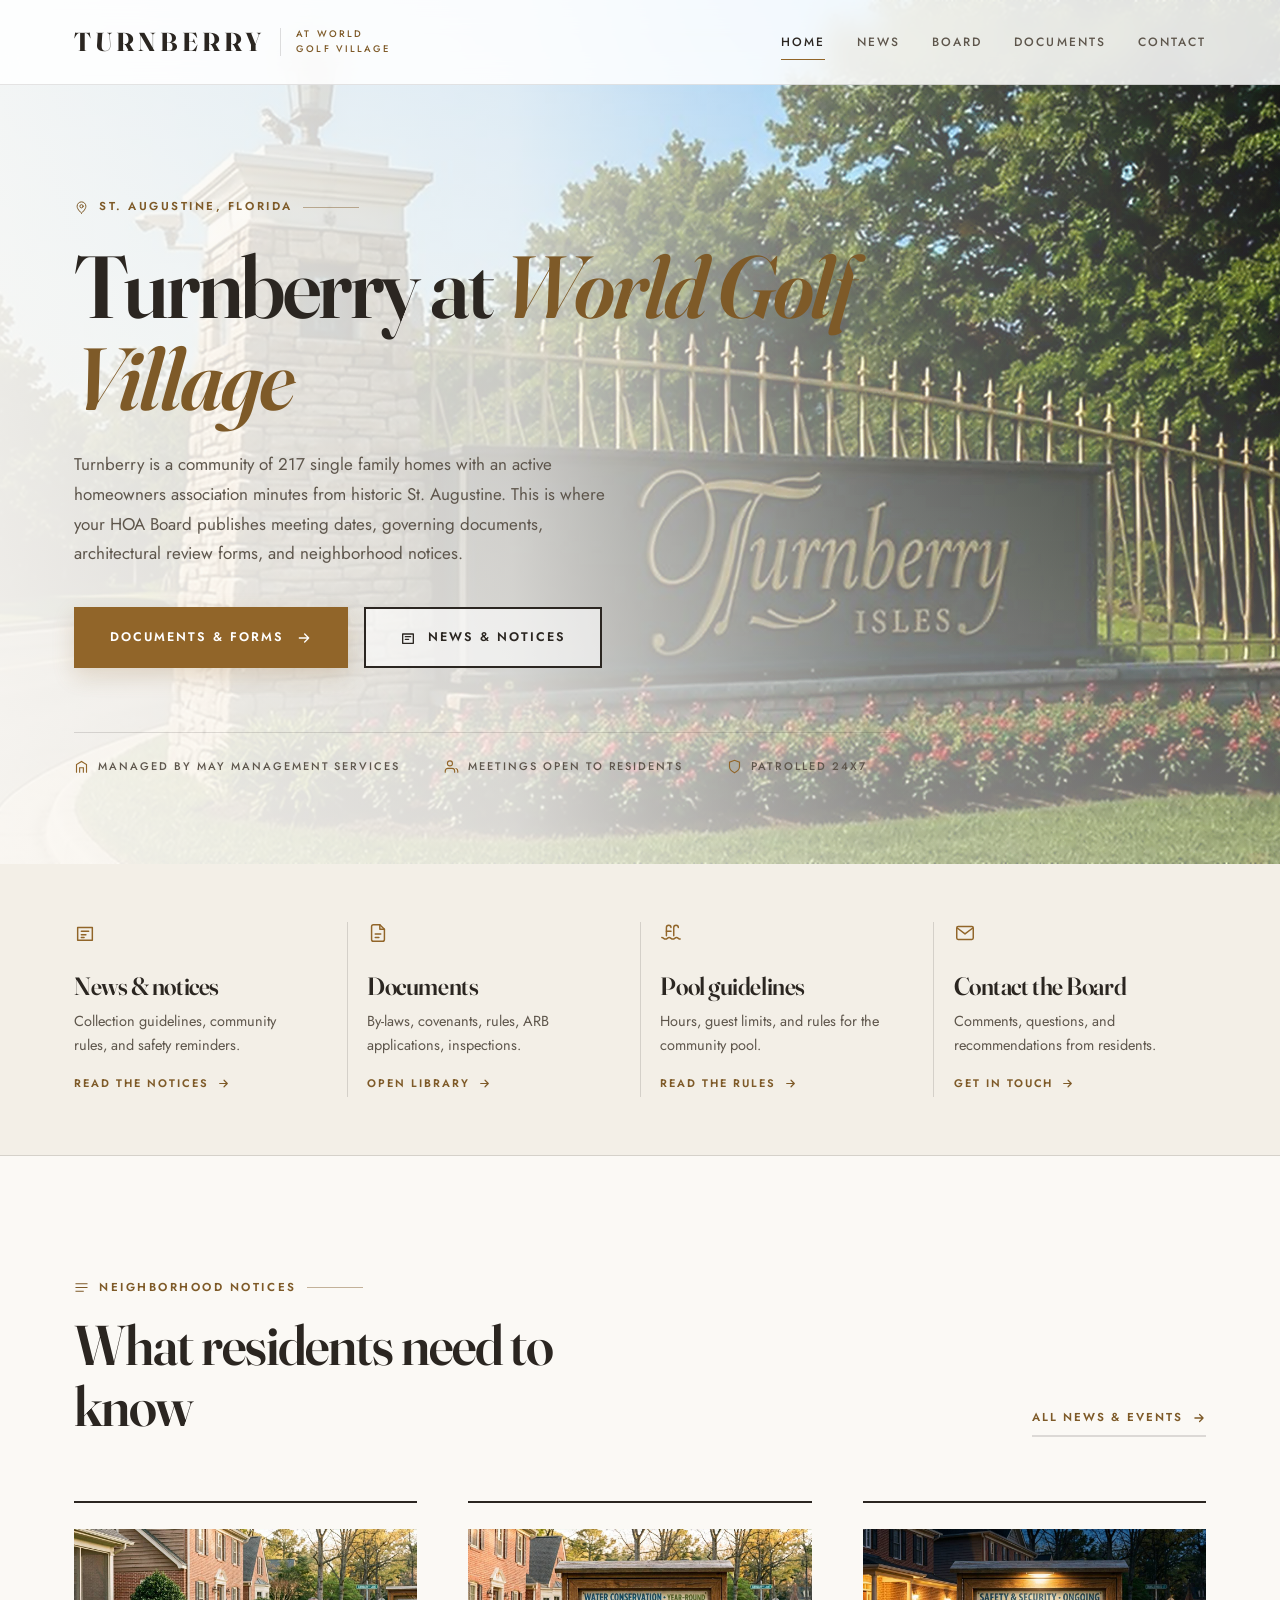
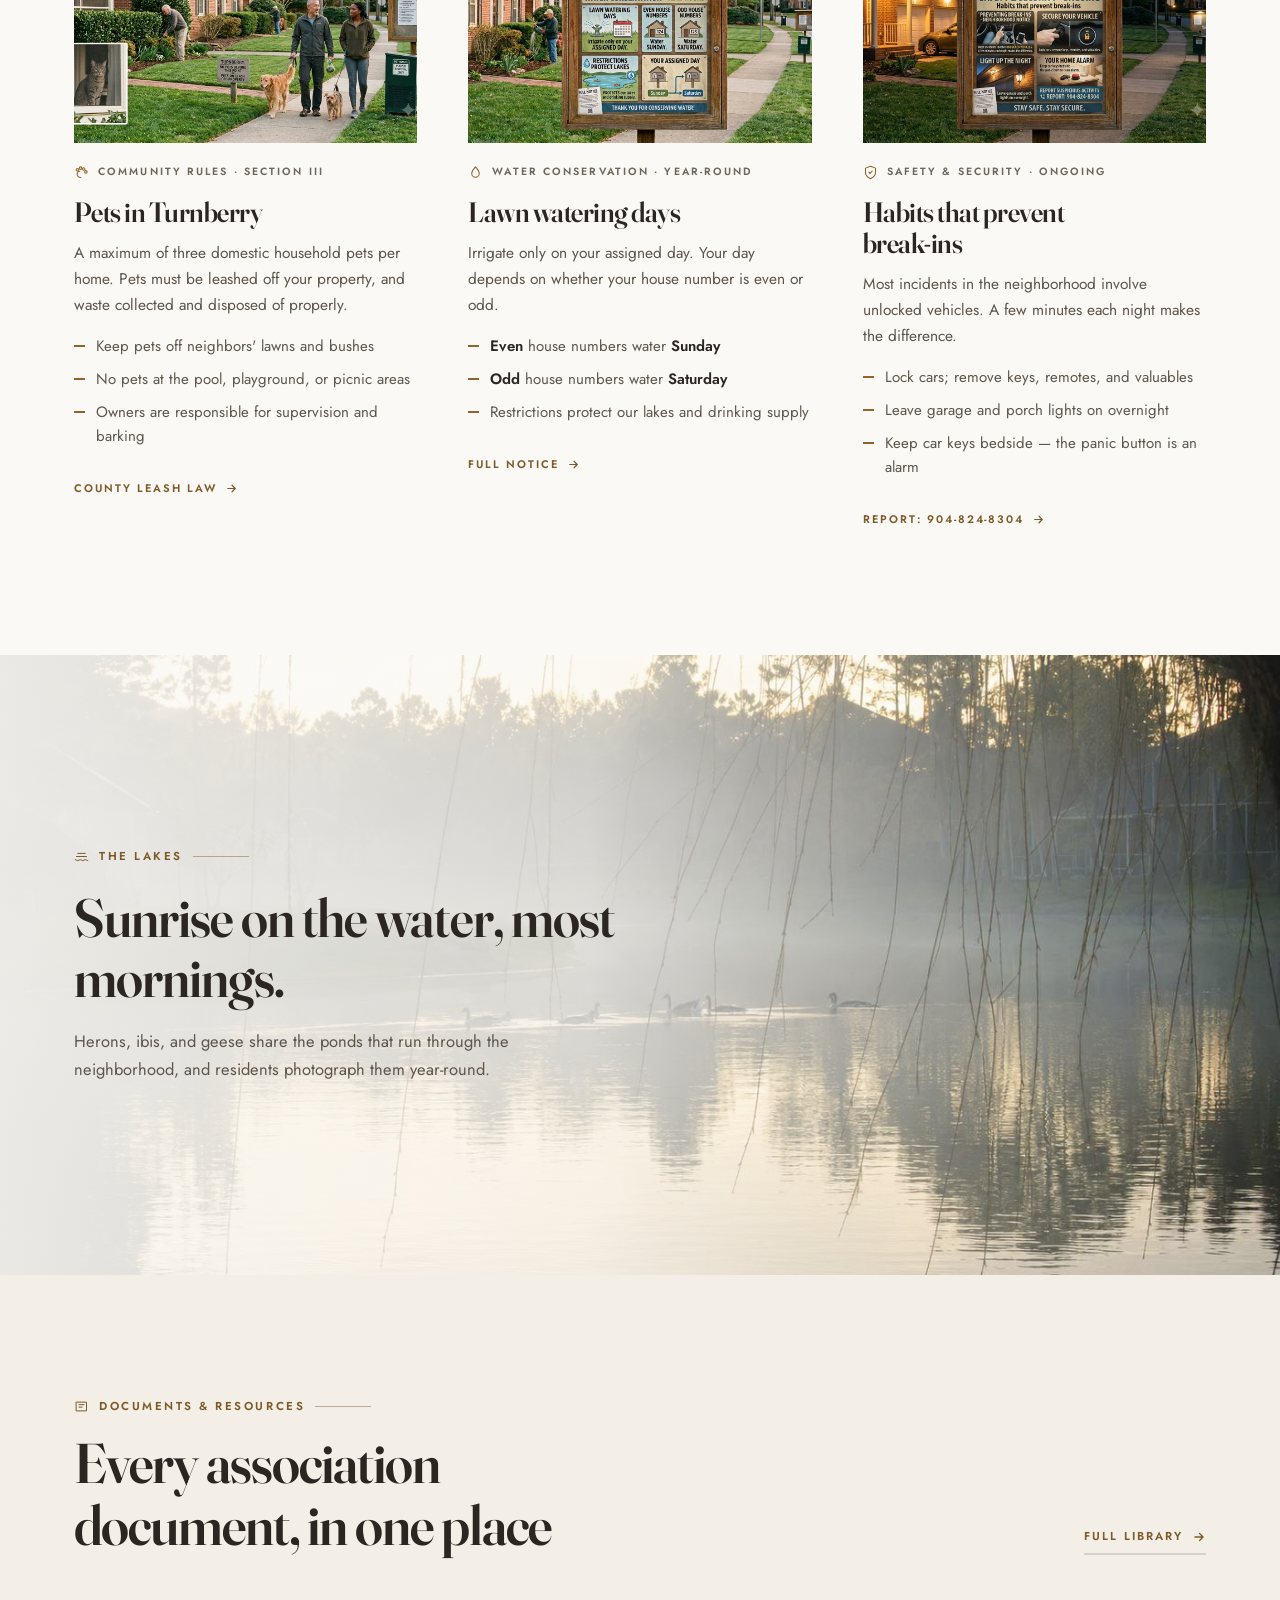
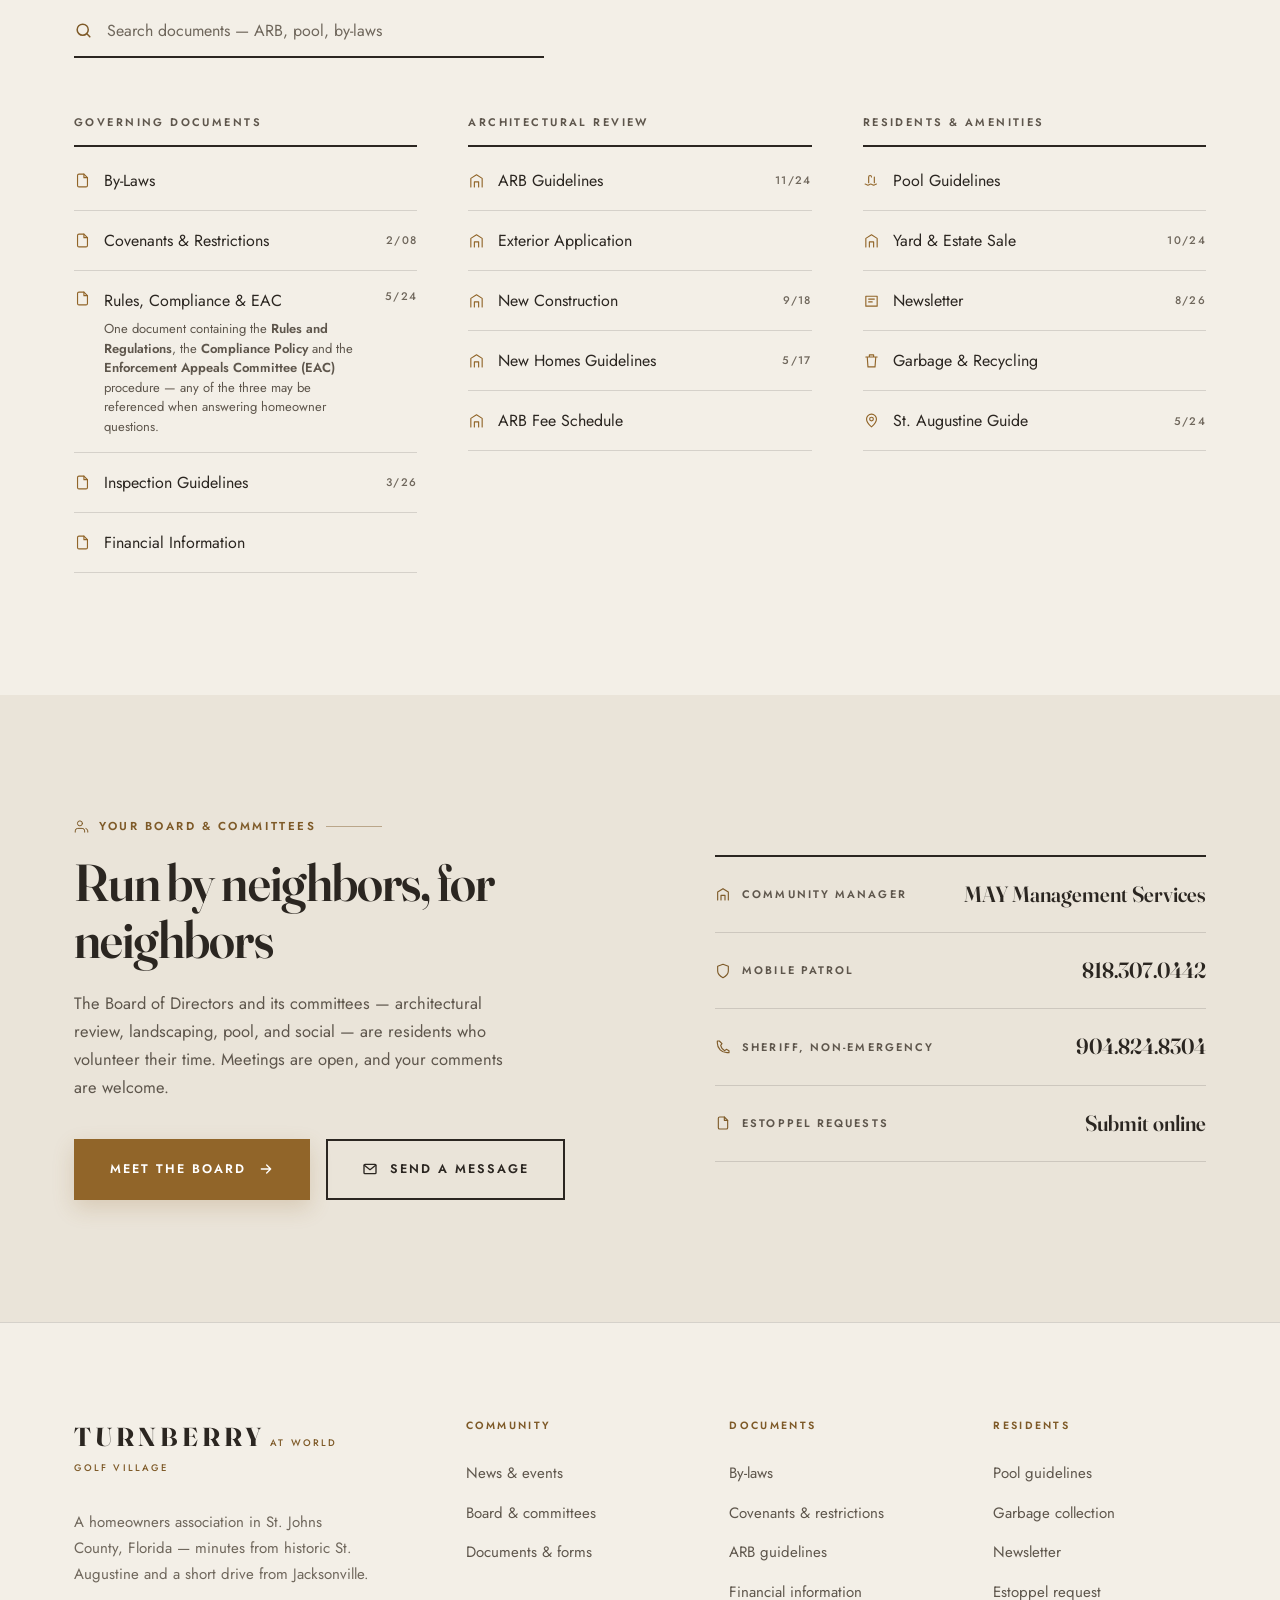
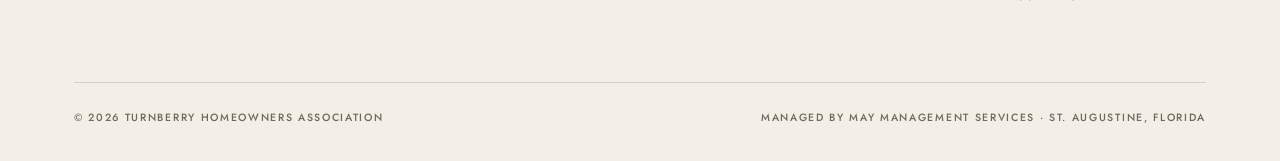
<file: index.html>
<!DOCTYPE html>
<html lang="en">

<head>
  <meta charset="UTF-8">
  <meta name="viewport" content="width=device-width, initial-scale=1.0">
  <title>Turnberry at World Golf Village — Homeowners Association</title>
  <link rel="preconnect" href="https://fonts.googleapis.com">
  <link rel="preconnect" href="https://fonts.gstatic.com" crossorigin>
  <link
    href="https://fonts.googleapis.com/css2?family=Fraunces:opsz,wght@9..144,500;9..144,600;9..144,700&family=Jost:wght@400;500;600&display=swap"
    rel="stylesheet">
  <link rel="stylesheet" href="assets/css/site.css?v=3">
</head>

<body>

  <!--  header  -->
  <header class="head" id="head">
    <div class="wrap">
      <a class="brand" href="#top">
        <span class="word">Turnberry</span>
        <span class="bar" aria-hidden="true"></span>
        <span class="sub">At World<br>Golf Village</span>
      </a>
      <nav class="nav" id="nav" aria-label="Main">
        <a href="#top" class="on">Home</a>
        <a href="news-events.html">News</a>
        <a href="board-committees.html">Board</a>
        <a href="index.html#documents">Documents</a>
        <!-- GALLERY HIDDEN: <a href="index.html#gallery" class="is-hidden">Gallery</a> -->
        <a href="contact-us.html">Contact</a>
      </nav>
      <button class="burger" id="burger" aria-expanded="false" aria-controls="nav">Menu</button>
    </div>
  </header>

  <!--  hero  -->
  <section class="hero" id="top">
    <div class="wrap">
      <div class="hero-inner rise">
        <span class="label">
          <svg class="ic" style="width:15px;height:15px" viewBox="0 0 24 24">
            <path d="M12 21s7-5.6 7-11a7 7 0 1 0-14 0c0 5.4 7 11 7 11z" />
            <circle cx="12" cy="10" r="2.6" />
          </svg>
          St. Augustine, Florida
        </span>
        <h1>Turnberry at <em>World Golf Village</em></h1>
        <p class="lede">Turnberry is a community of 217 single family homes with an active homeowners association
          minutes from historic St. Augustine. This is where your HOA Board publishes meeting dates, governing
          documents, architectural review forms, and neighborhood notices.</p>
        <div class="cta-row">
          <a class="btn btn--fill" href="#documents">
            Documents &amp; forms
            <svg viewBox="0 0 24 24">
              <path d="M5 12h14M13 6l6 6-6 6" />
            </svg>
          </a>
          <a class="btn btn--line" href="news-events.html">
            <svg viewBox="0 0 24 24">
              <path d="M4 6h16v14H4z" />
              <path d="M8 10h8M8 14h5" />
            </svg>
            News &amp; notices
          </a>
        </div>
        <div class="hero-facts">
          <span><svg viewBox="0 0 24 24">
              <path d="M4 21V9l8-5 8 5v12" />
              <path d="M9 21v-7h6v7" />
            </svg>Managed by MAY Management Services</span>
          <span><svg viewBox="0 0 24 24">
              <path d="M17 21v-2a4 4 0 0 0-4-4H6a4 4 0 0 0-4 4v2" />
              <circle cx="9.5" cy="7" r="4" />
              <path d="M22 21v-2a4 4 0 0 0-3-3.8" />
            </svg>Meetings open to residents</span>
          <span><svg viewBox="0 0 24 24">
              <path d="M12 22s8-4 8-10V5l-8-3-8 3v7c0 6 8 10 8 10z" />
            </svg>Patrolled 24x7</span>
        </div>
      </div>
    </div>
  </section>

  <!--  quick access  -->
  <section class="quick">
    <div class="wrap">
      <a class="qitem rise" href="news-events.html">
        <svg class="ic" viewBox="0 0 24 24">
          <path d="M4 6h16v14H4z" />
          <path d="M8 10h8M8 14h5M8 17h3" />
        </svg>
        <h3>News &amp; notices</h3>
        <p>Collection guidelines, community rules, and safety reminders.</p>
        <span class="go">Read the notices <svg viewBox="0 0 24 24">
            <path d="M5 12h14M13 6l6 6-6 6" />
          </svg></span>
      </a>
      <a class="qitem rise" href="#documents">
        <svg class="ic" viewBox="0 0 24 24">
          <path d="M14 3H7a2 2 0 0 0-2 2v14a2 2 0 0 0 2 2h10a2 2 0 0 0 2-2V8z" />
          <path d="M14 3v5h5M9 13h6M9 17h4" />
        </svg>
        <h3>Documents</h3>
        <p>By-laws, covenants, rules, ARB applications, inspections.</p>
        <span class="go">Open library <svg viewBox="0 0 24 24">
            <path d="M5 12h14M13 6l6 6-6 6" />
          </svg></span>
      </a>
      <a class="qitem rise" href="pool-guidelines.html">
        <svg class="ic" viewBox="0 0 24 24">
          <path d="M2 17c2 0 2 1.6 4 1.6S8 17 10 17s2 1.6 4 1.6S16 17 18 17s2 1.6 4 1.6" />
          <path d="M7 15V6a2.5 2.5 0 0 1 5 0M15 15V6a2.5 2.5 0 0 1 5 0" />
          <path d="M7 10h5" />
        </svg>
        <h3>Pool guidelines</h3>
        <p>Hours, guest limits, and rules for the community pool.</p>
        <span class="go">Read the rules <svg viewBox="0 0 24 24">
            <path d="M5 12h14M13 6l6 6-6 6" />
          </svg></span>
      </a>
      <a class="qitem rise" href="#contact">
        <svg class="ic" viewBox="0 0 24 24">
          <rect x="3" y="5" width="18" height="14" rx="1.5" />
          <path d="M3.5 6.5 12 13l8.5-6.5" />
        </svg>
        <h3>Contact the Board</h3>
        <p>Comments, questions, and recommendations from residents.</p>
        <span class="go">Get in touch <svg viewBox="0 0 24 24">
            <path d="M5 12h14M13 6l6 6-6 6" />
          </svg></span>
      </a>
    </div>
  </section>

  <!--  notices  -->
  <section class="section" id="notices">
    <div class="wrap">
      <div class="sec-head rise">
        <div>
          <span class="label">
            <svg class="ic" style="width:15px;height:15px" viewBox="0 0 24 24">
              <path d="M3 6h18M3 12h18M3 18h12" />
            </svg>
            Neighborhood notices
          </span>
          <h2>What residents need to know</h2>
        </div>
        <a class="more-link" href="news-events.html">All news &amp; events <svg viewBox="0 0 24 24">
            <path d="M5 12h14M13 6l6 6-6 6" />
          </svg></a>
      </div>

      <div class="notice-grid">
        <article class="notice rise">
          <div class="shot" style="background-image:url('assets/img/pets-in-turnberry.jpg')" role="img"
            aria-label="A family dog on a leash walking on a path in Turnberry"></div>
          <span class="cat">
            <svg viewBox="0 0 24 24">
              <path d="M11 20c-3.6 0-6-2.3-6-5.4 0-2.6 2-4.6 4.4-4.6" />
              <circle cx="5.5" cy="7.5" r="2" />
              <circle cx="10.5" cy="5" r="2" />
              <circle cx="15.5" cy="6.5" r="2" />
              <circle cx="19" cy="11" r="2" />
            </svg>
            Community rules · Section III
          </span>
          <h3>Pets in Turnberry</h3>
          <p>A maximum of three domestic household pets per home. Pets must be leashed off your property, and waste
            collected and disposed of properly.</p>
          <ul>
            <li>Keep pets off neighbors' lawns and bushes</li>
            <li>No pets at the pool, playground, or picnic areas</li>
            <li>Owners are responsible for supervision and barking</li>
          </ul>
          <a class="more" href="assets/pdf/SJC%20Animal%20Control.pdf">County leash law <svg viewBox="0 0 24 24">
              <path d="M5 12h14M13 6l6 6-6 6" />
            </svg></a>
        </article>

        <article class="notice rise">
          <div class="shot" style="background-image:url('assets/img/lawn-watering.jpg')" role="img"
            aria-label="A lawn sprinkler watering green grass at sunrise"></div>
          <span class="cat">
            <svg viewBox="0 0 24 24">
              <path d="M12 3s6 6.6 6 10.5A6 6 0 0 1 6 13.5C6 9.6 12 3 12 3z" />
            </svg>
            Water conservation · Year-round
          </span>
          <h3>Lawn watering days</h3>
          <p>Irrigate only on your assigned day. Your day depends on whether your house number is even or odd.</p>
          <ul>
            <li><strong>Even</strong> house numbers water <strong>Sunday</strong></li>
            <li><strong>Odd</strong> house numbers water <strong>Saturday</strong></li>
            <li>Restrictions protect our lakes and drinking supply</li>
          </ul>
          <a class="more" href="news-events.html">Full notice <svg viewBox="0 0 24 24">
              <path d="M5 12h14M13 6l6 6-6 6" />
            </svg></a>
        </article>

        <article class="notice rise">
          <div class="shot" style="background-image:url('assets/img/habits-for-prevent-breakins.jpg')" role="img"
            aria-label="A secure car locked parked in a driveway at night"></div>
          <span class="cat">
            <svg viewBox="0 0 24 24">
              <path d="M12 22s8-4 8-10V5l-8-3-8 3v7c0 6 8 10 8 10z" />
              <path d="M9.5 11.5l1.8 1.8 3.4-3.6" />
            </svg>
            Safety &amp; security · Ongoing
          </span>
          <h3>Habits that prevent break-ins</h3>
          <p>Most incidents in the neighborhood involve unlocked vehicles. A few minutes each night makes the
            difference.</p>
          <ul>
            <li>Lock cars; remove keys, remotes, and valuables</li>
            <li>Leave garage and porch lights on overnight</li>
            <li>Keep car keys bedside — the panic button is an alarm</li>
          </ul>
          <a class="more" href="tel:9048248304">Report: 904-824-8304 <svg viewBox="0 0 24 24">
              <path d="M5 12h14M13 6l6 6-6 6" />
            </svg></a>
        </article>
      </div>
    </div>
  </section>

  <!--  photo interstitial  -->
  <section class="plate plate--mist on-dark">
    <div class="wrap">
      <div class="plate-in rise">
        <span class="label">
          <svg class="ic" style="width:15px;height:15px" viewBox="0 0 24 24">
            <path d="M2 17c2 0 2 1.6 4 1.6S8 17 10 17s2 1.6 4 1.6S16 17 18 17s2 1.6 4 1.6" />
            <path d="M4 12h16M6 7h12" />
          </svg>
          The lakes
        </span>
        <h2>Sunrise on the water, most mornings.</h2>
        <p>Herons, ibis, and geese share the ponds that run through the neighborhood, and residents photograph them
          year-round.</p>
        <!-- GALLERY HIDDEN: promo button preserved below -->
        <template id="gallery-cta-hidden"><div class="cta-row is-hidden">
          <a class="btn btn--light" href="#gallery">
            See the gallery
            <svg viewBox="0 0 24 24">
              <path d="M5 12h14M13 6l6 6-6 6" />
            </svg>
          </a>
        </div></template>
      </div>
    </div>
  </section>

  <!--  documents  -->
  <section class="section docs" id="documents">
    <div class="wrap">
      <div class="sec-head rise">
        <div>
          <span class="label">
            <svg class="ic" style="width:15px;height:15px" viewBox="0 0 24 24">
              <path d="M4 5h16v14H4z" />
              <path d="M8 9h8M8 13h5" />
            </svg>
            Documents &amp; resources
          </span>
          <h2>Every association document, in one place</h2>
        </div>
        <a class="more-link" href="#documents">Full library <svg viewBox="0 0 24 24">
            <path d="M5 12h14M13 6l6 6-6 6" />
          </svg></a>
      </div>

      <div class="search rise">
        <svg viewBox="0 0 24 24" aria-hidden="true">
          <circle cx="11" cy="11" r="7" />
          <path d="M20 20l-3.8-3.8" />
        </svg>
        <input type="search" placeholder="Search documents — ARB, pool, by-laws" aria-label="Search documents">
      </div>

      <div class="doc-cols">
        <div class="doc-col rise">
          <h3>Governing documents</h3>
          <a href="assets/pdf/TBY%20By-laws.pdf"><svg viewBox="0 0 24 24">
              <path d="M14 3H7a2 2 0 0 0-2 2v14a2 2 0 0 0 2 2h10a2 2 0 0 0 2-2V8z" />
              <path d="M14 3v5h5" />
            </svg>By-Laws</a>
          <a href="c-rs.html"><svg viewBox="0 0 24 24">
              <path d="M14 3H7a2 2 0 0 0-2 2v14a2 2 0 0 0 2 2h10a2 2 0 0 0 2-2V8z" />
              <path d="M14 3v5h5" />
            </svg>Covenants &amp; Restrictions<span class="rev">2/08</span></a>
          <a class="multi" href="assets/pdf/Rules%20and%20Regulations%20&%20Compliance%20Policy%205-2024.pdf"><svg viewBox="0 0 24 24"><path d="M14 3H7a2 2 0 0 0-2 2v14a2 2 0 0 0 2 2h10a2 2 0 0 0 2-2V8z"/><path d="M14 3v5h5"/></svg><span class="t">Rules, Compliance &amp; EAC<span class="incl">One document containing the <b>Rules and Regulations</b>, the <b>Compliance Policy</b> and the <b>Enforcement Appeals Committee (EAC)</b> procedure — any of the three may be referenced when answering homeowner questions.</span></span><span class="rev">5/24</span></a>
          <a href="assets/pdf/Inspection%20Guidelines%203-26.pdf"><svg viewBox="0 0 24 24">
              <path d="M14 3H7a2 2 0 0 0-2 2v14a2 2 0 0 0 2 2h10a2 2 0 0 0 2-2V8z" />
              <path d="M14 3v5h5" />
            </svg>Inspection Guidelines<span class="rev">3/26</span></a>
          <a href="financial-information.html"><svg viewBox="0 0 24 24">
              <path d="M14 3H7a2 2 0 0 0-2 2v14a2 2 0 0 0 2 2h10a2 2 0 0 0 2-2V8z" />
              <path d="M14 3v5h5" />
            </svg>Financial Information</a>
        </div>

        <div class="doc-col rise">
          <h3>Architectural review</h3>
          <a href="assets/pdf/ARB%20GUIDELINES%2011-2024.pdf"><svg viewBox="0 0 24 24">
              <path d="M4 21V9l8-5 8 5v12" />
              <path d="M9 21v-7h6v7" />
            </svg>ARB Guidelines<span class="rev">11/24</span></a>
          <a href="assets/pdf/TBY%20ARB%20Application-Exterior.pdf"><svg viewBox="0 0 24 24">
              <path d="M4 21V9l8-5 8 5v12" />
              <path d="M9 21v-7h6v7" />
            </svg>Exterior Application</a>
          <a href="assets/pdf/ARB%20New%20Construction%20application%209-2018.pdf"><svg viewBox="0 0 24 24">
              <path d="M4 21V9l8-5 8 5v12" />
              <path d="M9 21v-7h6v7" />
            </svg>New Construction<span class="rev">9/18</span></a>
          <a href="assets/pdf/ARB%20New%20Homes%20Guidelines%2005-2017.pdf"><svg viewBox="0 0 24 24">
              <path d="M4 21V9l8-5 8 5v12" />
              <path d="M9 21v-7h6v7" />
            </svg>New Homes Guidelines<span class="rev">5/17</span></a>
          <a href="assets/pdf/ARB%20fees.pdf"><svg viewBox="0 0 24 24">
              <path d="M4 21V9l8-5 8 5v12" />
              <path d="M9 21v-7h6v7" />
            </svg>ARB Fee Schedule</a>
        </div>

        <div class="doc-col rise">
          <h3>Residents &amp; amenities</h3>
          <a href="pool-guidelines.html"><svg viewBox="0 0 24 24">
              <path d="M3 17c2 0 2 1.6 4 1.6S9 17 11 17s2 1.6 4 1.6S17 17 19 17" />
              <path d="M8 15V7a2 2 0 0 1 4 0M16 15V7" />
            </svg>Pool Guidelines</a>
          <a href="assets/pdf/Yard-Garage-Estate%20Sale%20Application%2010-2024.pdf"><svg viewBox="0 0 24 24">
              <path d="M4 21V9l8-5 8 5v12" />
              <path d="M9 21v-7h6v7" />
            </svg>Yard &amp; Estate Sale<span class="rev">10/24</span></a>
          <a href="assets/pdf/Turnberry%20Newsletter%2008-2026.pdf"><svg viewBox="0 0 24 24">
              <path d="M4 6h16v14H4z" />
              <path d="M8 10h8M8 14h5" />
            </svg>Newsletter<span class="rev">8/26</span></a>
          <a href="https://www.sjcfl.us/garbage-collection/"><svg viewBox="0 0 24 24">
              <path d="M4 7h16M9 7V4h6v3M6 7l1 14h10l1-14" />
            </svg>Garbage &amp; Recycling</a>
          <a href="assets/pdf/stauginfo5-24.pdf"><svg viewBox="0 0 24 24">
              <path d="M12 21s7-5.6 7-11a7 7 0 1 0-14 0c0 5.4 7 11 7 11z" />
              <circle cx="12" cy="10" r="2.6" />
            </svg>St. Augustine Guide<span class="rev">5/24</span></a>
        </div>
      </div>
    </div>
  </section>

  <!--  gallery  -->
  <!-- GALLERY HIDDEN. The whole section is preserved inside this template so
       nothing is lost. It is not rendered and its images are not downloaded.
       To restore: delete the template tags below and remove is-hidden. -->
  <template id="gallery-section-hidden">
    <section class="section gallery on-dark is-hidden" id="gallery">
    <div class="wrap">
      <div class="sec-head rise">
        <div>
          <span class="label">
            <svg class="ic" style="width:15px;height:15px" viewBox="0 0 24 24">
              <rect x="3" y="5" width="18" height="14" rx="1.5" />
              <circle cx="8.5" cy="10" r="1.6" />
              <path d="M21 16l-5-5-5 5-2-2-6 5" />
            </svg>
            The neighborhood in pictures
          </span>
          <h2>Turnberry, through the year</h2>
        </div>
        <a class="more-link" href="gallery.html">Open gallery <svg viewBox="0 0 24 24">
            <path d="M5 12h14M13 6l6 6-6 6" />
          </svg></a>
      </div>

      <div class="gal-grid">
        <a class="gal gal--a rise" href="#gallery">
          <span class="gal-txt">
            <h3>Lakes &amp; wildlife</h3>
            <span class="count"><svg viewBox="0 0 24 24">
                <rect x="3" y="5" width="18" height="14" rx="1.5" />
                <circle cx="8.5" cy="10" r="1.6" />
              </svg>31 photographs</span>
          </span>
        </a>
        <a class="gal gal--b rise" href="#gallery">
          <span class="gal-txt">
            <h3>Herons &amp; egrets</h3>
            <span class="count"><svg viewBox="0 0 24 24">
                <rect x="3" y="5" width="18" height="14" rx="1.5" />
                <circle cx="8.5" cy="10" r="1.6" />
              </svg>19 photographs</span>
          </span>
        </a>
        <a class="gal gal--c rise" href="#gallery">
          <span class="gal-txt">
            <h3>Morning mist</h3>
            <span class="count"><svg viewBox="0 0 24 24">
                <rect x="3" y="5" width="18" height="14" rx="1.5" />
                <circle cx="8.5" cy="10" r="1.6" />
              </svg>14 photographs</span>
          </span>
        </a>
        <a class="gal gal--d rise" href="#gallery">
          <span class="gal-txt">
            <h3>Sunsets &amp; holidays</h3>
            <span class="count"><svg viewBox="0 0 24 24">
                <rect x="3" y="5" width="18" height="14" rx="1.5" />
                <circle cx="8.5" cy="10" r="1.6" />
              </svg>26 photographs</span>
          </span>
        </a>
      </div>
    </div>
  </section>
  </template>

  <!--  board + contact  -->
  <section class="section band" id="reach">
    <div class="wrap">
      <div class="band-grid">
        <div class="rise">
          <span class="label">
            <svg class="ic" style="width:15px;height:15px" viewBox="0 0 24 24">
              <path d="M17 21v-2a4 4 0 0 0-4-4H6a4 4 0 0 0-4 4v2" />
              <circle cx="9.5" cy="7" r="4" />
              <path d="M22 21v-2a4 4 0 0 0-3-3.8" />
            </svg>
            Your Board &amp; committees
          </span>
          <h2>Run by neighbors, for neighbors</h2>
          <p>The Board of Directors and its committees — architectural review, landscaping, pool, and social — are
            residents who volunteer their time. Meetings are open, and your comments are welcome.</p>
          <div class="cta-row">
            <a class="btn btn--fill" href="board-committees.html">
              Meet the Board
              <svg viewBox="0 0 24 24">
                <path d="M5 12h14M13 6l6 6-6 6" />
              </svg>
            </a>
            <a class="btn btn--dark" href="contact-us.html">
              <svg viewBox="0 0 24 24">
                <rect x="3" y="5" width="18" height="14" rx="1.5" />
                <path d="M3.5 6.5 12 13l8.5-6.5" />
              </svg>
              Send a message
            </a>
          </div>
        </div>

        <div class="contact-list rise" id="contact">
          <div>
            <span class="k"><svg viewBox="0 0 24 24">
                <path d="M4 21V9l8-5 8 5v12" />
                <path d="M9 21v-7h6v7" />
              </svg>Community manager</span>
            <a class="v" href="http://maymgt.com">MAY Management Services</a>
          </div>
          <div>
            <span class="k"><svg viewBox="0 0 24 24">
                <path d="M12 22s8-4 8-10V5l-8-3-8 3v7c0 6 8 10 8 10z" />
              </svg>Mobile patrol</span>
            <a class="v" href="tel:8183070442">818.307.0442</a>
          </div>
          <div>
            <span class="k"><svg viewBox="0 0 24 24">
                <path d="M6.5 3h-3v3a14.5 14.5 0 0 0 14.5 14.5h3v-3l-4-2-2.4 2A11.5 11.5 0 0 1 8.5 9.4l2-2.4z" />
              </svg>Sheriff, non-emergency</span>
            <a class="v" href="tel:9048248304">904.824.8304</a>
          </div>
          <div>
            <span class="k"><svg viewBox="0 0 24 24">
                <path d="M14 3H7a2 2 0 0 0-2 2v14a2 2 0 0 0 2 2h10a2 2 0 0 0 2-2V8z" />
                <path d="M14 3v5h5" />
              </svg>Estoppel requests</span>
            <a class="v" href="https://secure.maymgt.com/forms/estoppel">Submit online</a>
          </div>
        </div>
      </div>
    </div>
  </section>

  <!--  footer  -->
  <footer class="foot">
    <div class="wrap">
      <div class="foot-grid">
        <div>
          <a class="brand" href="#top">
            <span class="word">Turnberry</span>
            <span class="bar" aria-hidden="true"></span>
            <span class="sub">At World<br>Golf Village</span>
          </a>
          <p class="blurb">A homeowners association in St. Johns County, Florida — minutes from historic St. Augustine
            and a short drive from Jacksonville.</p>
        </div>
        <div>
          <h4>Community</h4>
          <a href="news-events.html">News &amp; events</a>
          <a href="board-committees.html">Board &amp; committees</a>
          <a href="index.html#documents">Documents &amp; forms</a>
          <!-- GALLERY HIDDEN: <a href="#gallery" class="is-hidden">Photo gallery</a> -->
        </div>
        <div>
          <h4>Documents</h4>
          <a href="assets/pdf/TBY%20By-laws.pdf">By-laws</a>
          <a href="c-rs.html">Covenants &amp; restrictions</a>
          <a href="assets/pdf/ARB%20GUIDELINES%2011-2024.pdf">ARB guidelines</a>
          <a href="financial-information.html">Financial information</a>
        </div>
        <div>
          <h4>Residents</h4>
          <a href="pool-guidelines.html">Pool guidelines</a>
          <a href="https://www.recyclestjohns.com">Garbage collection</a>
          <a href="assets/pdf/Turnberry%20Newsletter%2008-2026.pdf">Newsletter</a>
          <a href="https://secure.maymgt.com/forms/estoppel">Estoppel request</a>
        </div>
      </div>
      <div class="foot-base">
        <span>© 2026 Turnberry Homeowners Association</span>
        <span>Managed by MAY Management Services · St. Augustine, Florida</span>
      </div>
    </div>
  </footer>

  <script src="assets/js/site.js?v=3"></script>
</body>

</html>
</file>
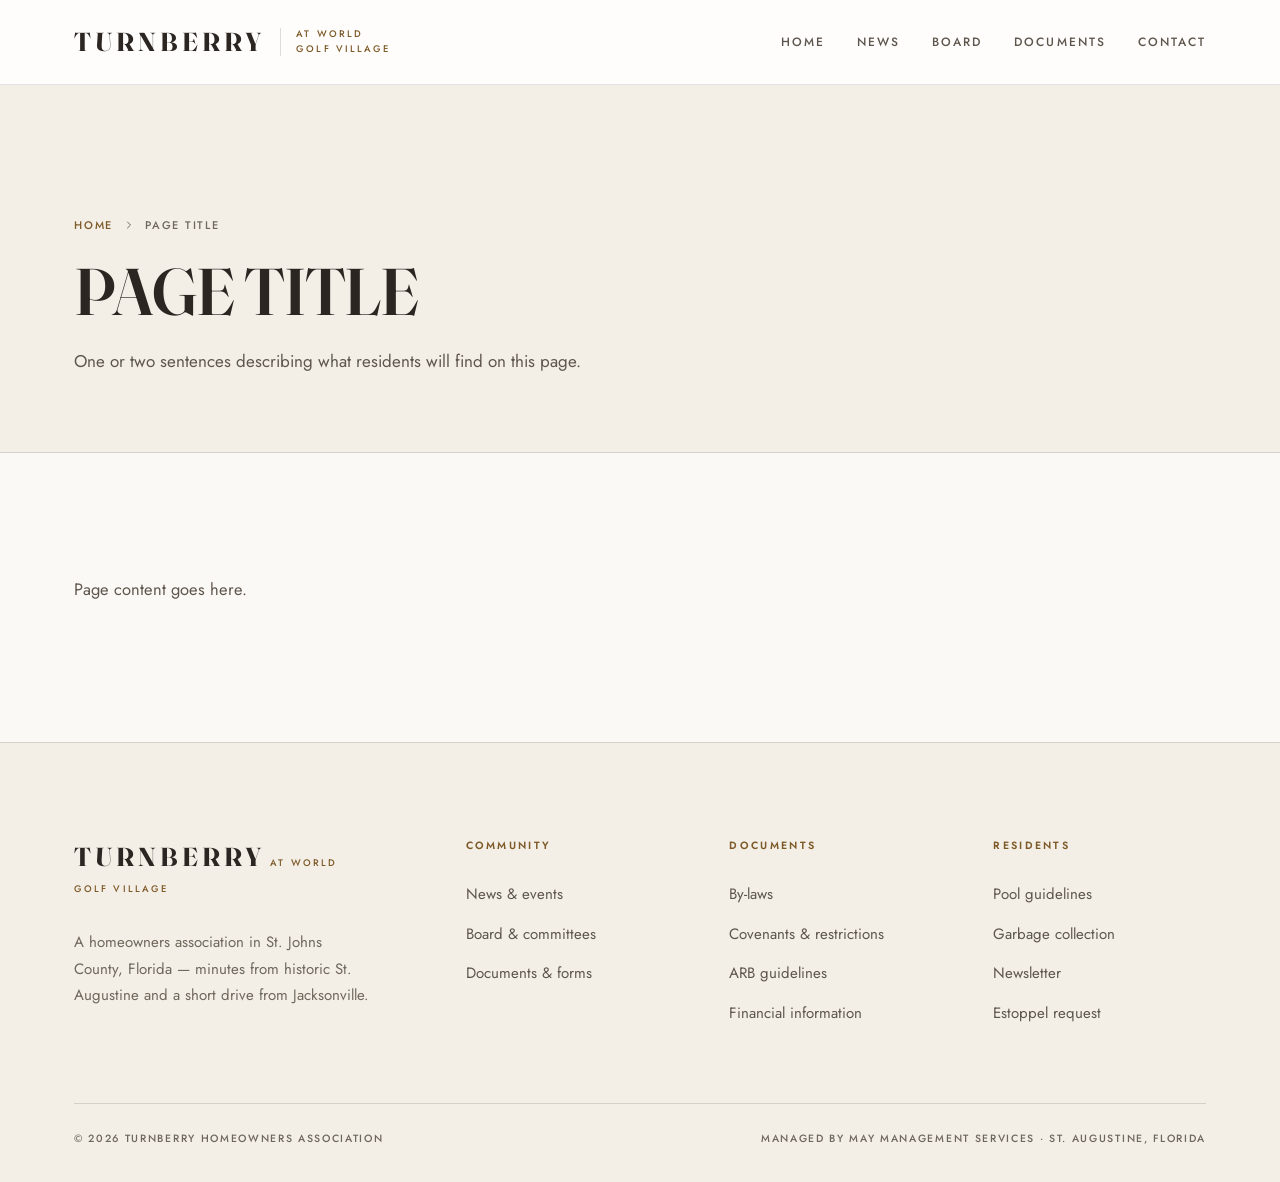
<file: _page-template.html>
<!DOCTYPE html>
<html lang="en">
<head>
<meta charset="UTF-8">
<meta name="viewport" content="width=device-width, initial-scale=1.0">
<title>PAGE TITLE — Turnberry at World Golf Village</title>
<link rel="preconnect" href="https://fonts.googleapis.com">
<link rel="preconnect" href="https://fonts.gstatic.com" crossorigin>
<link href="https://fonts.googleapis.com/css2?family=Fraunces:opsz,wght@9..144,500;9..144,600;9..144,700&family=Jost:wght@400;500;600&display=swap" rel="stylesheet">
<link rel="stylesheet" href="assets/css/site.css?v=3">
</head>
<body>

<!--  header  -->
<header class="head" id="head">
  <div class="wrap">
    <a class="brand" href="index.html">
      <span class="word">Turnberry</span>
      <span class="bar" aria-hidden="true"></span>
      <span class="sub">At World<br>Golf Village</span>
    </a>
    <nav class="nav" id="nav" aria-label="Main">
      <a href="index.html">Home</a>
      <a href="news-events.html">News</a>
      <a href="board-committees.html">Board</a>
      <a href="index.html#documents">Documents</a>
      <!-- GALLERY HIDDEN: <a href="index.html#gallery" class="is-hidden">Gallery</a> -->
      <a href="contact-us.html">Contact</a>
    </nav>
    <button class="burger" id="burger" aria-expanded="false" aria-controls="nav">Menu</button>
  </div>
</header>

<!--  page header  -->
<section class="page-head">
  <div class="wrap">
    <nav class="crumb" aria-label="Breadcrumb">
      <a href="index.html">Home</a>
      <svg viewBox="0 0 24 24" aria-hidden="true"><path d="M9 6l6 6-6 6"/></svg>
      <span>PAGE TITLE</span>
    </nav>
    <h1>PAGE TITLE</h1>
    <p class="lede">One or two sentences describing what residents will find on this page.</p>
  </div>
</section>

<!--  page content  -->
<section class="section">
  <div class="wrap">
    <div class="prose rise">
      <p>Page content goes here.</p>
    </div>
  </div>
</section>

<!--  footer  -->
<footer class="foot">
  <div class="wrap">
    <div class="foot-grid">
      <div>
        <a class="brand" href="index.html">
          <span class="word">Turnberry</span>
          <span class="bar" aria-hidden="true"></span>
          <span class="sub">At World<br>Golf Village</span>
        </a>
        <p class="blurb">A homeowners association in St. Johns County, Florida — minutes from historic St. Augustine and a short drive from Jacksonville.</p>
      </div>
      <div>
        <h4>Community</h4>
        <a href="news-events.html">News &amp; events</a>
        <a href="board-committees.html">Board &amp; committees</a>
        <a href="index.html#documents">Documents &amp; forms</a>
        <!-- GALLERY HIDDEN: <a href="index.html#gallery" class="is-hidden">Photo gallery</a> -->
      </div>
      <div>
        <h4>Documents</h4>
        <a href="assets/pdf/TBY%20By-laws.pdf">By-laws</a>
        <a href="c-rs.html">Covenants &amp; restrictions</a>
        <a href="assets/pdf/ARB%20GUIDELINES%2011-2024.pdf">ARB guidelines</a>
        <a href="financial-information.html">Financial information</a>
      </div>
      <div>
        <h4>Residents</h4>
        <a href="pool-guidelines.html">Pool guidelines</a>
        <a href="https://www.recyclestjohns.com">Garbage collection</a>
        <a href="assets/pdf/Turnberry%20Newsletter%2008-2026.pdf">Newsletter</a>
        <a href="https://secure.maymgt.com/forms/estoppel">Estoppel request</a>
      </div>
    </div>
    <div class="foot-base">
      <span>© 2026 Turnberry Homeowners Association</span>
      <span>Managed by MAY Management Services · St. Augustine, Florida</span>
    </div>
  </div>
</footer>

<script src="assets/js/site.js?v=3"></script>
</body>
</html>
</file>
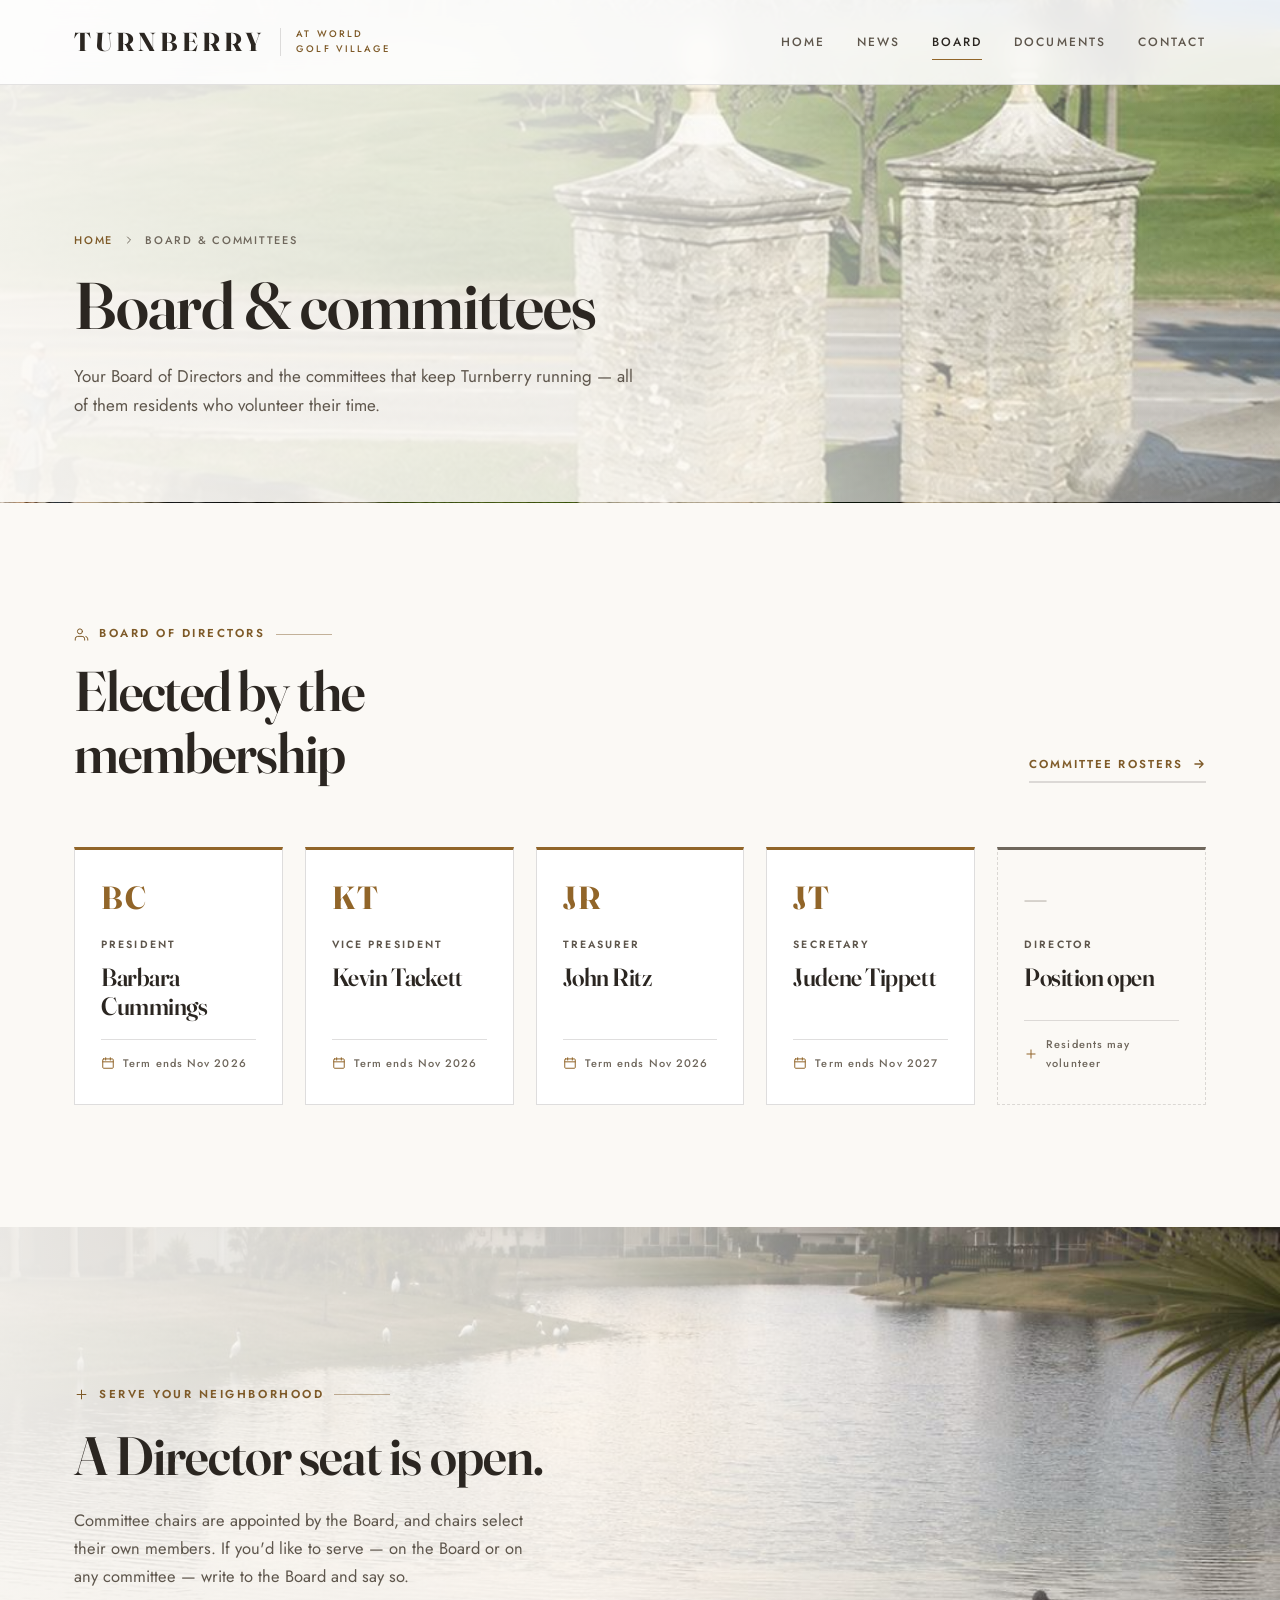
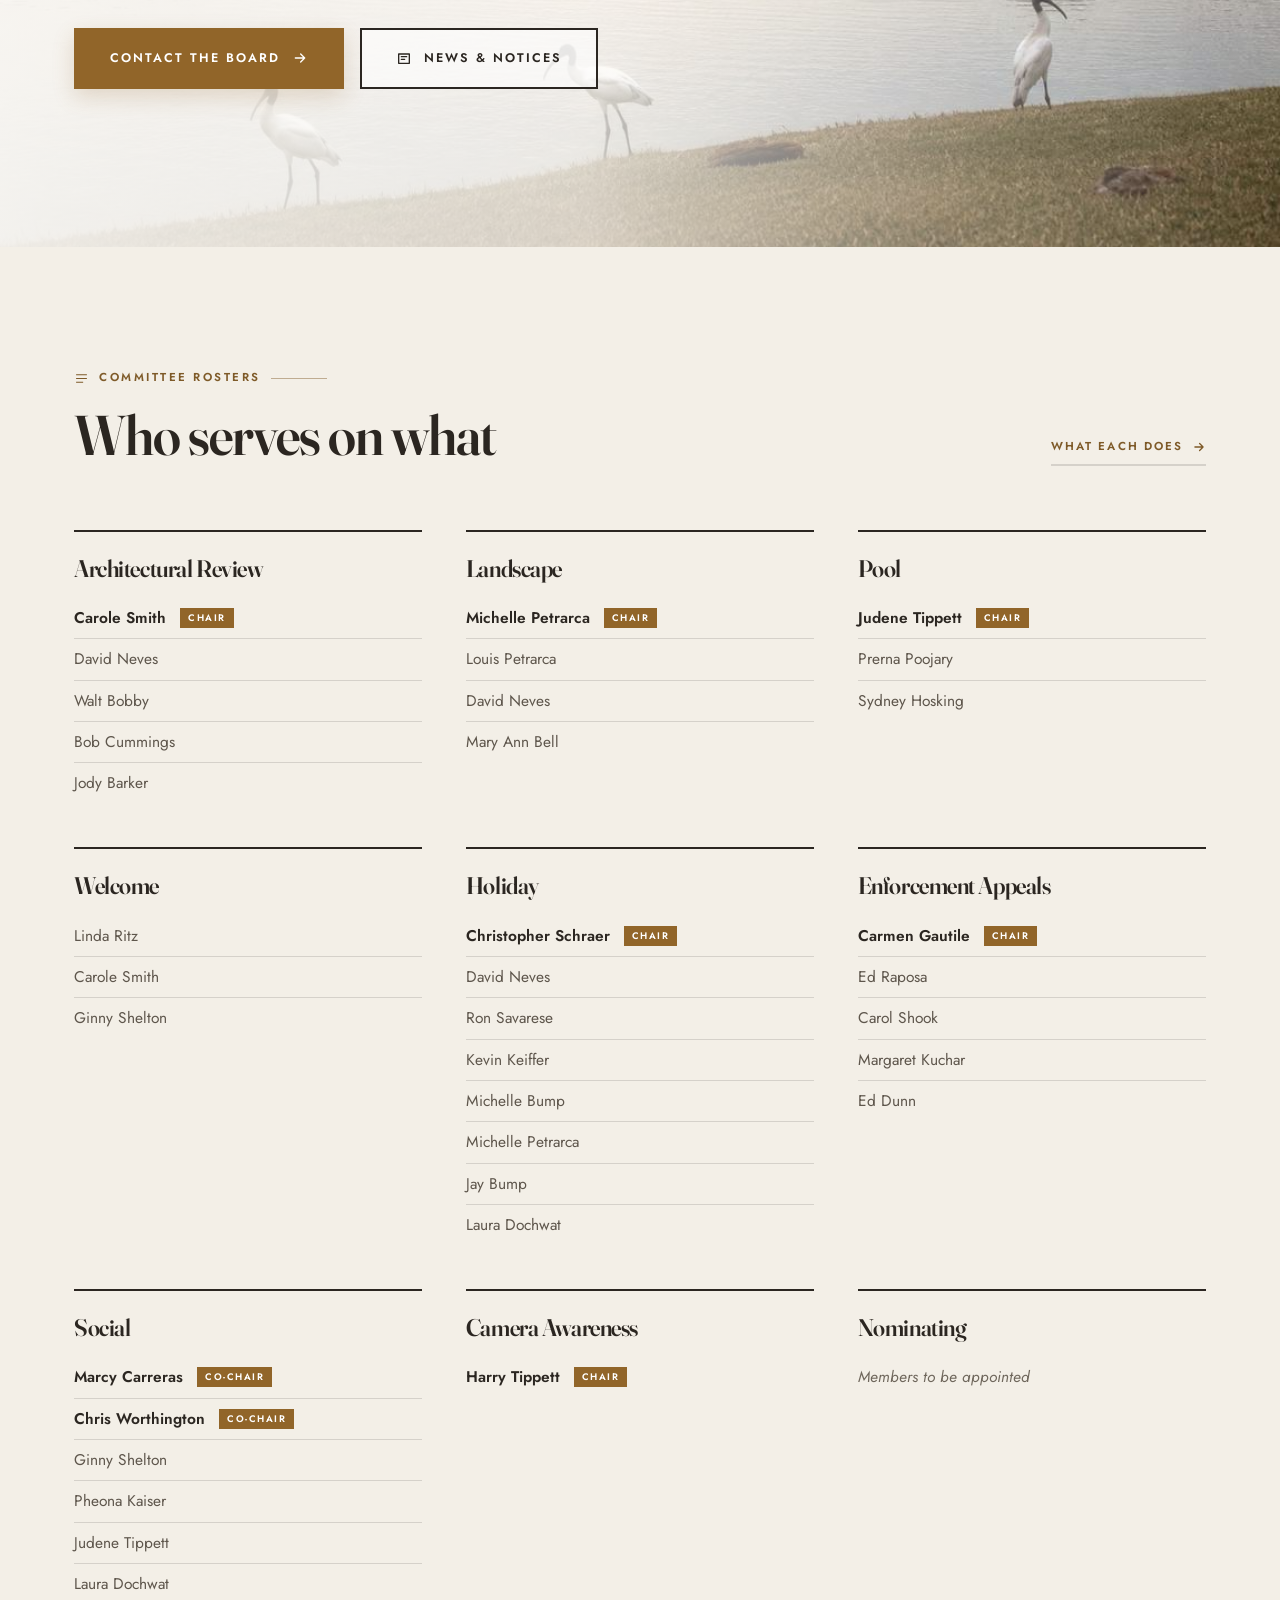
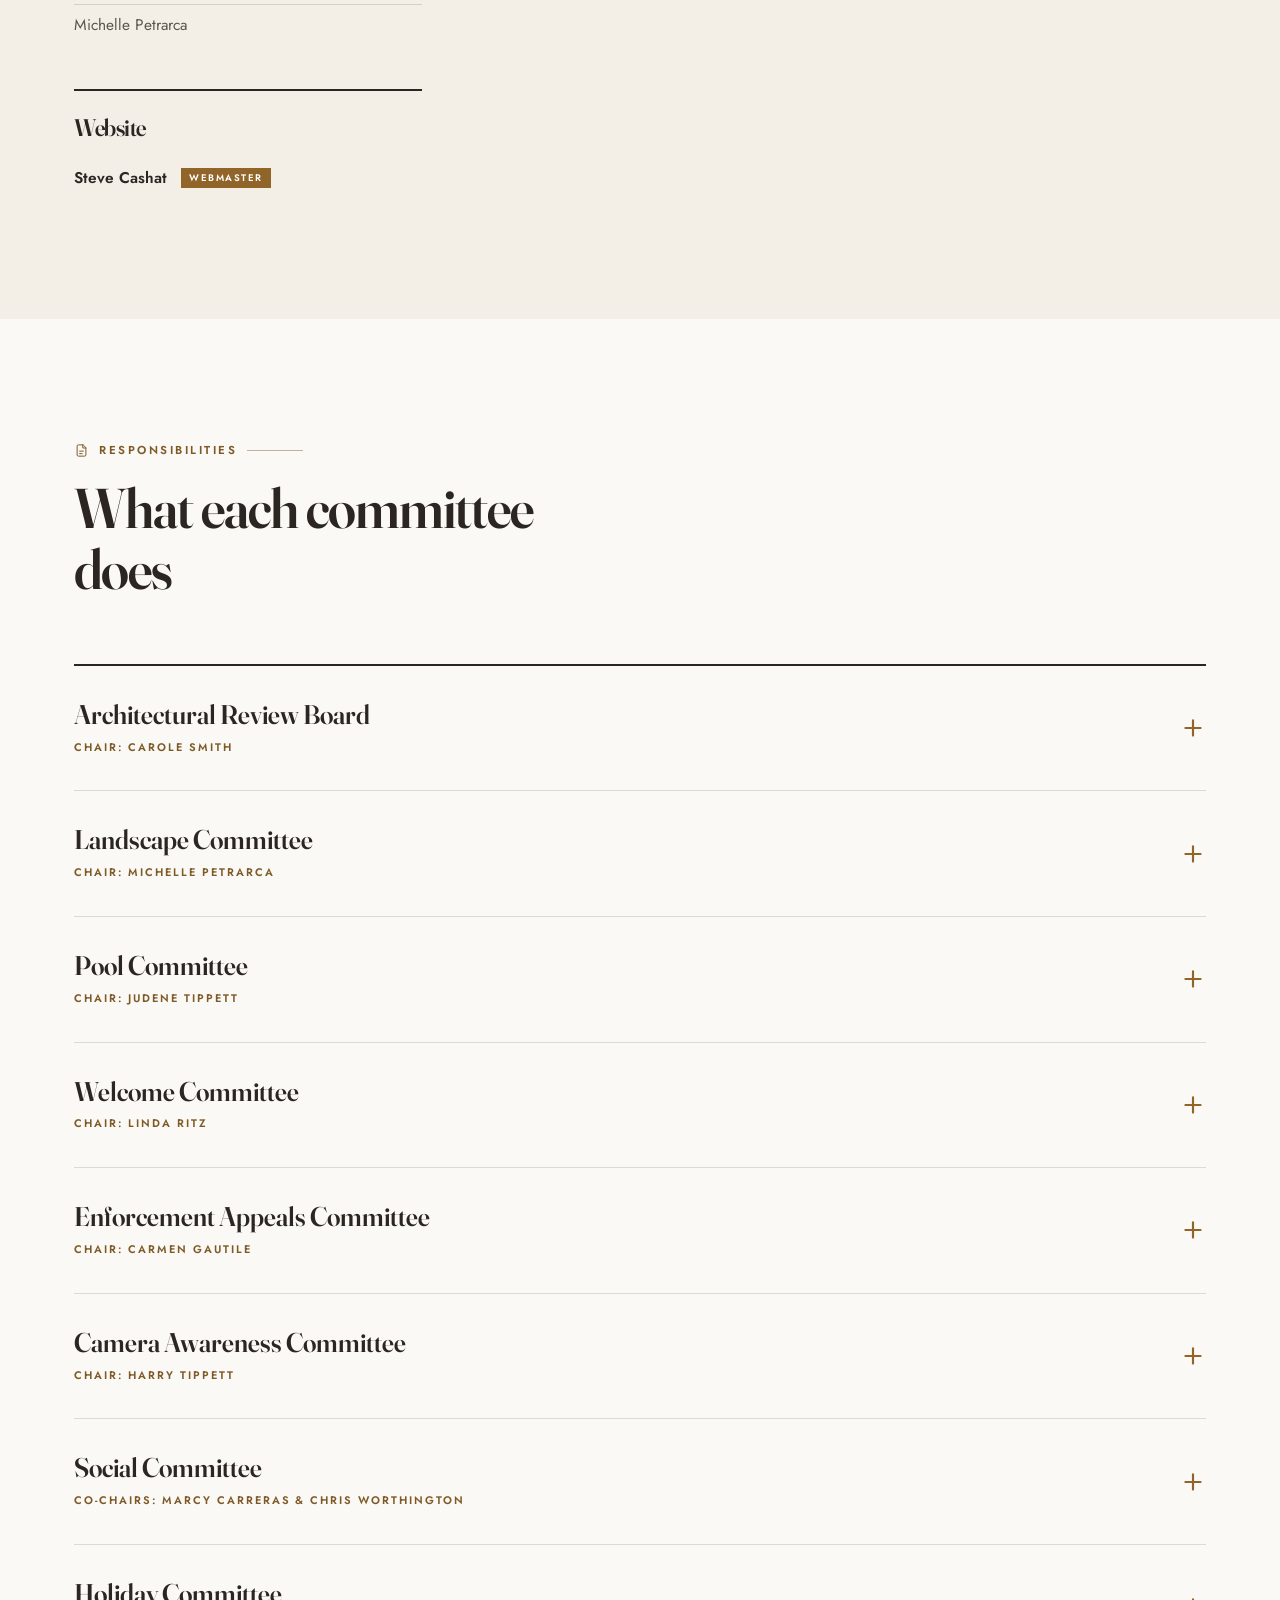
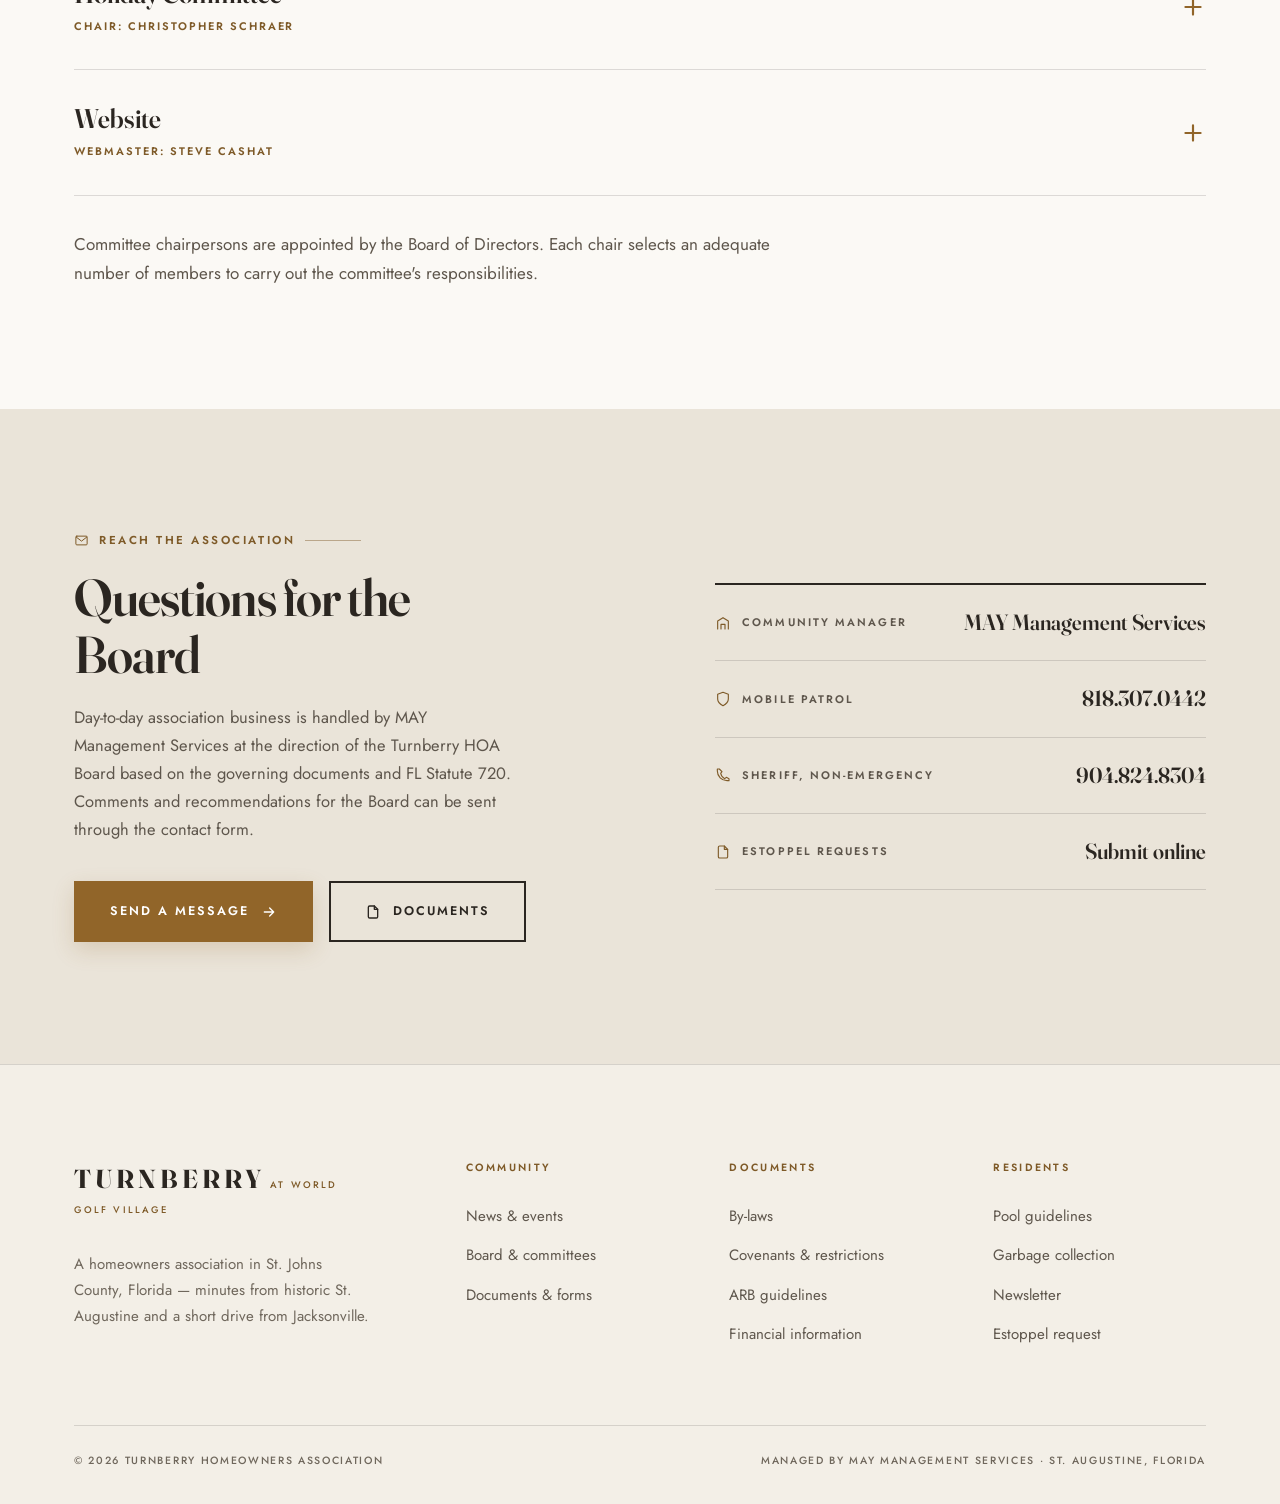
<file: board-committees.html>
<!DOCTYPE html>
<html lang="en">
<head>
<meta charset="UTF-8">
<meta name="viewport" content="width=device-width, initial-scale=1.0">
<title>Board &amp; Committees — Turnberry at World Golf Village</title>
<meta name="description" content="Board of Directors, committee rosters and committee responsibilities for the Turnberry Homeowners Association at World Golf Village, St. Augustine, Florida.">
<link rel="preconnect" href="https://fonts.googleapis.com">
<link rel="preconnect" href="https://fonts.gstatic.com" crossorigin>
<link href="https://fonts.googleapis.com/css2?family=Fraunces:opsz,wght@9..144,500;9..144,600;9..144,700&family=Jost:wght@400;500;600&display=swap" rel="stylesheet">
<link rel="stylesheet" href="assets/css/site.css?v=3">
</head>
<body>

<!--  header  -->
<header class="head solid" id="head">
  <div class="wrap">
    <a class="brand" href="index.html">
      <span class="word">Turnberry</span>
      <span class="bar" aria-hidden="true"></span>
      <span class="sub">At World<br>Golf Village</span>
    </a>
    <nav class="nav" id="nav" aria-label="Main">
      <a href="index.html">Home</a>
      <a href="news-events.html">News</a>
      <a href="board-committees.html" class="on">Board</a>
      <a href="index.html#documents">Documents</a>
      <!-- GALLERY HIDDEN: <a href="index.html#gallery" class="is-hidden">Gallery</a> -->
      <a href="contact-us.html">Contact</a>
    </nav>
    <button class="burger" id="burger" aria-expanded="false" aria-controls="nav">Menu</button>
  </div>
</header>

<!--  page header  -->
<section class="page-head page-head--photo page-head--board">
  <div class="wrap">
    <nav class="crumb" aria-label="Breadcrumb">
      <a href="index.html">Home</a>
      <svg viewBox="0 0 24 24" aria-hidden="true"><path d="M9 6l6 6-6 6"/></svg>
      <span>Board &amp; committees</span>
    </nav>
    <h1>Board &amp; committees</h1>
    <p class="lede">Your Board of Directors and the committees that keep Turnberry running — all of them residents who volunteer their time.</p>
  </div>
</section>

<!--  board of directors  -->
<section class="section">
  <div class="wrap">
    <div class="sec-head rise">
      <div>
        <span class="label">
          <svg class="ic" style="width:15px;height:15px" viewBox="0 0 24 24"><path d="M17 21v-2a4 4 0 0 0-4-4H6a4 4 0 0 0-4 4v2"/><circle cx="9.5" cy="7" r="4"/><path d="M22 21v-2a4 4 0 0 0-3-3.8"/></svg>
          Board of Directors
        </span>
        <h2>Elected by the membership</h2>
      </div>
      <a class="more-link" href="#rosters">Committee rosters <svg viewBox="0 0 24 24"><path d="M5 12h14M13 6l6 6-6 6"/></svg></a>
    </div>

    <div class="board-grid rise">
      <article class="person">
        <span class="mono" aria-hidden="true">BC</span>
        <span class="role">President</span>
        <h3>Barbara Cummings</h3>
        <span class="term"><svg viewBox="0 0 24 24"><rect x="3" y="5" width="18" height="16" rx="1.5"/><path d="M3 10h18M8 3v4M16 3v4"/></svg>Term ends Nov 2026</span>
      </article>

      <article class="person">
        <span class="mono" aria-hidden="true">KT</span>
        <span class="role">Vice President</span>
        <h3>Kevin Tackett</h3>
        <span class="term"><svg viewBox="0 0 24 24"><rect x="3" y="5" width="18" height="16" rx="1.5"/><path d="M3 10h18M8 3v4M16 3v4"/></svg>Term ends Nov 2026</span>
      </article>

      <article class="person">
        <span class="mono" aria-hidden="true">JR</span>
        <span class="role">Treasurer</span>
        <h3>John Ritz</h3>
        <span class="term"><svg viewBox="0 0 24 24"><rect x="3" y="5" width="18" height="16" rx="1.5"/><path d="M3 10h18M8 3v4M16 3v4"/></svg>Term ends Nov 2026</span>
      </article>

      <article class="person">
        <span class="mono" aria-hidden="true">JT</span>
        <span class="role">Secretary</span>
        <h3>Judene Tippett</h3>
        <span class="term"><svg viewBox="0 0 24 24"><rect x="3" y="5" width="18" height="16" rx="1.5"/><path d="M3 10h18M8 3v4M16 3v4"/></svg>Term ends Nov 2027</span>
      </article>

      <article class="person person--open">
        <span class="mono" aria-hidden="true">—</span>
        <span class="role">Director</span>
        <h3>Position open</h3>
        <span class="term"><svg viewBox="0 0 24 24"><path d="M12 5v14M5 12h14"/></svg>Residents may volunteer</span>
      </article>
    </div>
  </div>
</section>

<!--  plate  -->
<section class="plate plate--lake on-dark">
  <div class="wrap">
    <div class="plate-in rise">
      <span class="label">
        <svg class="ic" style="width:15px;height:15px" viewBox="0 0 24 24"><path d="M12 5v14M5 12h14"/></svg>
        Serve your neighborhood
      </span>
      <h2>A Director seat is open.</h2>
      <p>Committee chairs are appointed by the Board, and chairs select their own members. If you'd like to serve — on the Board or on any committee — write to the Board and say so.</p>
      <div class="cta-row">
        <a class="btn btn--light" href="contact-us.html">
          Contact the Board
          <svg viewBox="0 0 24 24"><path d="M5 12h14M13 6l6 6-6 6"/></svg>
        </a>
        <a class="btn btn--line" href="news-events.html">
          <svg viewBox="0 0 24 24"><path d="M4 6h16v14H4z"/><path d="M8 10h8M8 14h5"/></svg>
          News &amp; notices
        </a>
      </div>
    </div>
  </div>
</section>

<!--  committee rosters  -->
<section class="section docs" id="rosters">
  <div class="wrap">
    <div class="sec-head rise">
      <div>
        <span class="label">
          <svg class="ic" style="width:15px;height:15px" viewBox="0 0 24 24"><path d="M4 6h16M4 12h16M4 18h10"/></svg>
          Committee rosters
        </span>
        <h2>Who serves on what</h2>
      </div>
      <a class="more-link" href="#responsibilities">What each does <svg viewBox="0 0 24 24"><path d="M5 12h14M13 6l6 6-6 6"/></svg></a>
    </div>

    <div class="committees rise">

      <div class="cmt">
        <h3>Architectural Review</h3>
        <ul>
          <li class="chair">Carole Smith <span>Chair</span></li>
          <li>David Neves</li>
          <li>Walt Bobby</li>
          <li>Bob Cummings</li>
          <li>Jody Barker</li>
        </ul>
      </div>

      <div class="cmt">
        <h3>Landscape</h3>
        <ul>
          <li class="chair">Michelle Petrarca <span>Chair</span></li>
          <li>Louis Petrarca</li>
          <li>David Neves</li>
          <li>Mary Ann Bell</li>
        </ul>
      </div>

      <div class="cmt">
        <h3>Pool</h3>
        <ul>
          <li class="chair">Judene Tippett <span>Chair</span></li>
          <li>Prerna Poojary</li>
          <li>Sydney Hosking</li>
        </ul>
      </div>

      <div class="cmt">
        <h3>Welcome</h3>
        <ul>
          <li>Linda Ritz</li>
          <li>Carole Smith</li>
          <li>Ginny Shelton</li>
        </ul>
      </div>

      <div class="cmt">
        <h3>Holiday</h3>
        <ul>
          <li class="chair">Christopher Schraer <span>Chair</span></li>
          <li>David Neves</li>
          <li>Ron Savarese</li>
          <li>Kevin Keiffer</li>
          <li>Michelle Bump</li>
          <li>Michelle Petrarca</li>
          <li>Jay Bump</li>
          <li>Laura Dochwat</li>
        </ul>
      </div>

      <div class="cmt">
        <h3>Enforcement Appeals</h3>
        <ul>
          <li class="chair">Carmen Gautile <span>Chair</span></li>
          <li>Ed Raposa</li>
          <li>Carol Shook</li>
          <li>Margaret Kuchar</li>
          <li>Ed Dunn</li>
        </ul>
      </div>

      <div class="cmt">
        <h3>Social</h3>
        <ul>
          <li class="chair">Marcy Carreras <span>Co-chair</span></li>
          <li class="chair">Chris Worthington <span>Co-chair</span></li>
          <li>Ginny Shelton</li>
          <li>Pheona Kaiser</li>
          <li>Judene Tippett</li>
          <li>Laura Dochwat</li>
          <li>Michelle Petrarca</li>
        </ul>
      </div>

      <div class="cmt">
        <h3>Camera Awareness</h3>
        <ul>
          <li class="chair">Harry Tippett <span>Chair</span></li>
        </ul>
      </div>

      <div class="cmt">
        <h3>Nominating</h3>
        <ul>
          <li class="tbd">Members to be appointed</li>
        </ul>
      </div>

      <div class="cmt">
        <h3>Website</h3>
        <ul>
          <li class="chair">Steve Cashat <span>Webmaster</span></li>
        </ul>
      </div>

    </div>
  </div>
</section>

<!--  responsibilities  -->
<section class="section" id="responsibilities">
  <div class="wrap">
    <div class="sec-head rise">
      <div>
        <span class="label">
          <svg class="ic" style="width:15px;height:15px" viewBox="0 0 24 24"><path d="M14 3H7a2 2 0 0 0-2 2v14a2 2 0 0 0 2 2h10a2 2 0 0 0 2-2V8z"/><path d="M14 3v5h5M9 13h6M9 17h4"/></svg>
          Responsibilities
        </span>
        <h2>What each committee does</h2>
      </div>
    </div>

    <div class="rise">

      <details class="acc">
        <summary>
          <span>Architectural Review Board <span class="who">Chair: Carole Smith</span></span>
          <svg class="sign" viewBox="0 0 24 24" aria-hidden="true"><path d="M12 5v14M5 12h14"/></svg>
        </summary>
        <div class="acc-body">
          <p>The primary responsibility of the Architectural Review Board is to preserve the aesthetic qualities of the development and the quality of living in the community. The ARB establishes the standards with which all residents must comply, and assists in enforcing community standards within the association's architectural scheme as described in the community documents.</p>
          <p>The ARB Chairman is appointed by the Board of Directors. The Chairman selects at least three members, and no more than five, to carry out the committee's responsibilities.</p>
        </div>
      </details>

      <details class="acc">
        <summary>
          <span>Landscape Committee <span class="who">Chair: Michelle Petrarca</span></span>
          <svg class="sign" viewBox="0 0 24 24" aria-hidden="true"><path d="M12 5v14M5 12h14"/></svg>
        </summary>
        <div class="acc-body">
          <p>The Landscape Committee monitors, researches, and recommends community-wide landscaping improvements, changes, and additions. It identifies needs, researches options, obtains estimates, and takes its findings to the Board of Directors for approval and funding.</p>
          <p>The committee is currently taking active steps to facilitate conformance with Florida's state-wide rules concerning Florida Friendly Landscaping ordinances.</p>
        </div>
      </details>

      <details class="acc">
        <summary>
          <span>Pool Committee <span class="who">Chair: Judene Tippett</span></span>
          <svg class="sign" viewBox="0 0 24 24" aria-hidden="true"><path d="M12 5v14M5 12h14"/></svg>
        </summary>
        <div class="acc-body">
          <p>The Pool Committee monitors the pool, the pool house, and the pool grounds, and recommends improvements, changes, and additions as necessary. The committee identifies needs, researches options, oversees securing price estimates, and takes its findings to the Board of Directors for approval and funding.</p>
        </div>
      </details>

      <details class="acc">
        <summary>
          <span>Welcome Committee <span class="who">Chair: Linda Ritz</span></span>
          <svg class="sign" viewBox="0 0 24 24" aria-hidden="true"><path d="M12 5v14M5 12h14"/></svg>
        </summary>
        <div class="acc-body">
          <p>The Welcome Committee reaches out to new families on arrival and ensures they are made to feel welcome. The committee also introduces new arrivals to Florida, St. Johns County, and the City of St. Augustine government and business entities, and familiarizes them with the World Golf Village and Turnberry websites.</p>
        </div>
      </details>

      <details class="acc">
        <summary>
          <span>Enforcement Appeals Committee <span class="who">Chair: Carmen Gautile</span></span>
          <svg class="sign" viewBox="0 0 24 24" aria-hidden="true"><path d="M12 5v14M5 12h14"/></svg>
        </summary>
        <div class="acc-body">
          <p>The Enforcement Appeals Committee acts on behalf of association members to ensure that the Covenants and Restrictions — designed to enhance the beauty and value of property within Turnberry — are fairly applied to all residents. The committee's goal is to preserve the quality of living within the community.</p>
        </div>
      </details>

      <details class="acc">
        <summary>
          <span>Camera Awareness Committee <span class="who">Chair: Harry Tippett</span></span>
          <svg class="sign" viewBox="0 0 24 24" aria-hidden="true"><path d="M12 5v14M5 12h14"/></svg>
        </summary>
        <div class="acc-body">
          <p>The committee identifies safety and security concerns, develops solutions, and implements them once directed by the Board of Directors, concerning the health, safety, and security of Turnberry residents.</p>
        </div>
      </details>

      <details class="acc">
        <summary>
          <span>Social Committee <span class="who">Co-chairs: Marcy Carreras &amp; Chris Worthington</span></span>
          <svg class="sign" viewBox="0 0 24 24" aria-hidden="true"><path d="M12 5v14M5 12h14"/></svg>
        </summary>
        <div class="acc-body">
          <p>The Social Committee advises and assists the Board in creating and providing social and recreational events geared to the interests and needs of the community. It also keeps homeowners informed about their association through the Turnberry website and the newsletter.</p>
        </div>
      </details>

      <details class="acc">
        <summary>
          <span>Holiday Committee <span class="who">Chair: Christopher Schraer</span></span>
          <svg class="sign" viewBox="0 0 24 24" aria-hidden="true"><path d="M12 5v14M5 12h14"/></svg>
        </summary>
        <div class="acc-body">
          <p>The Holiday Committee organizes seasonal decoration and celebration throughout the neighborhood, working alongside the Social Committee on community events.</p>
        </div>
      </details>

      <details class="acc">
        <summary>
          <span>Website <span class="who">Webmaster: Steve Cashat</span></span>
          <svg class="sign" viewBox="0 0 24 24" aria-hidden="true"><path d="M12 5v14M5 12h14"/></svg>
        </summary>
        <div class="acc-body">
          <p>The webmaster maintains the community website, publishing association documents, notices, and photography for residents.</p>
        </div>
      </details>

      <p class="blurb" style="color:var(--muted);max-width:70ch;margin-top:34px">Committee chairpersons are appointed by the Board of Directors. Each chair selects an adequate number of members to carry out the committee's responsibilities.</p>

    </div>
  </div>
</section>

<!--  contact band  -->
<section class="section band" id="reach">
  <div class="wrap">
    <div class="band-grid">
      <div class="rise">
        <span class="label">
          <svg class="ic" style="width:15px;height:15px" viewBox="0 0 24 24"><rect x="3" y="5" width="18" height="14" rx="1.5"/><path d="M3.5 6.5 12 13l8.5-6.5"/></svg>
          Reach the association
        </span>
        <h2>Questions for the Board</h2>
        <p>Day-to-day association business is handled by MAY Management Services at the direction of the Turnberry HOA Board based on the governing documents and FL Statute 720. Comments and recommendations for the Board can be sent through the contact form.</p>
        <div class="cta-row">
          <a class="btn btn--fill" href="contact-us.html">
            Send a message
            <svg viewBox="0 0 24 24"><path d="M5 12h14M13 6l6 6-6 6"/></svg>
          </a>
          <a class="btn btn--dark" href="index.html#documents">
            <svg viewBox="0 0 24 24"><path d="M14 3H7a2 2 0 0 0-2 2v14a2 2 0 0 0 2 2h10a2 2 0 0 0 2-2V8z"/><path d="M14 3v5h5"/></svg>
            Documents
          </a>
        </div>
      </div>

      <div class="contact-list rise">
        <div>
          <span class="k"><svg viewBox="0 0 24 24"><path d="M4 21V9l8-5 8 5v12"/><path d="M9 21v-7h6v7"/></svg>Community manager</span>
          <a class="v" href="http://maymgt.com">MAY Management Services</a>
        </div>
        <div>
          <span class="k"><svg viewBox="0 0 24 24"><path d="M12 22s8-4 8-10V5l-8-3-8 3v7c0 6 8 10 8 10z"/></svg>Mobile patrol</span>
          <a class="v" href="tel:8183070442">818.307.0442</a>
        </div>
        <div>
          <span class="k"><svg viewBox="0 0 24 24"><path d="M6.5 3h-3v3a14.5 14.5 0 0 0 14.5 14.5h3v-3l-4-2-2.4 2A11.5 11.5 0 0 1 8.5 9.4l2-2.4z"/></svg>Sheriff, non-emergency</span>
          <a class="v" href="tel:9048248304">904.824.8304</a>
        </div>
        <div>
          <span class="k"><svg viewBox="0 0 24 24"><path d="M14 3H7a2 2 0 0 0-2 2v14a2 2 0 0 0 2 2h10a2 2 0 0 0 2-2V8z"/><path d="M14 3v5h5"/></svg>Estoppel requests</span>
          <a class="v" href="https://secure.maymgt.com/forms/estoppel">Submit online</a>
        </div>
      </div>
    </div>
  </div>
</section>

<!--  footer  -->
<footer class="foot">
  <div class="wrap">
    <div class="foot-grid">
      <div>
        <a class="brand" href="index.html">
          <span class="word">Turnberry</span>
          <span class="bar" aria-hidden="true"></span>
          <span class="sub">At World<br>Golf Village</span>
        </a>
        <p class="blurb">A homeowners association in St. Johns County, Florida — minutes from historic St. Augustine and a short drive from Jacksonville.</p>
      </div>
      <div>
        <h4>Community</h4>
        <a href="news-events.html">News &amp; events</a>
        <a href="board-committees.html">Board &amp; committees</a>
        <a href="index.html#documents">Documents &amp; forms</a>
        <!-- GALLERY HIDDEN: <a href="index.html#gallery" class="is-hidden">Photo gallery</a> -->
      </div>
      <div>
        <h4>Documents</h4>
        <a href="assets/pdf/TBY%20By-laws.pdf">By-laws</a>
        <a href="c-rs.html">Covenants &amp; restrictions</a>
        <a href="assets/pdf/ARB%20GUIDELINES%2011-2024.pdf">ARB guidelines</a>
        <a href="financial-information.html">Financial information</a>
      </div>
      <div>
        <h4>Residents</h4>
        <a href="pool-guidelines.html">Pool guidelines</a>
        <a href="https://www.recyclestjohns.com">Garbage collection</a>
        <a href="assets/pdf/Turnberry%20Newsletter%2008-2026.pdf">Newsletter</a>
        <a href="https://secure.maymgt.com/forms/estoppel">Estoppel request</a>
      </div>
    </div>
    <div class="foot-base">
      <span>© 2026 Turnberry Homeowners Association</span>
      <span>Managed by MAY Management Services · St. Augustine, Florida</span>
    </div>
  </div>
</footer>

<script src="assets/js/site.js?v=3"></script>
</body>
</html>
</file>
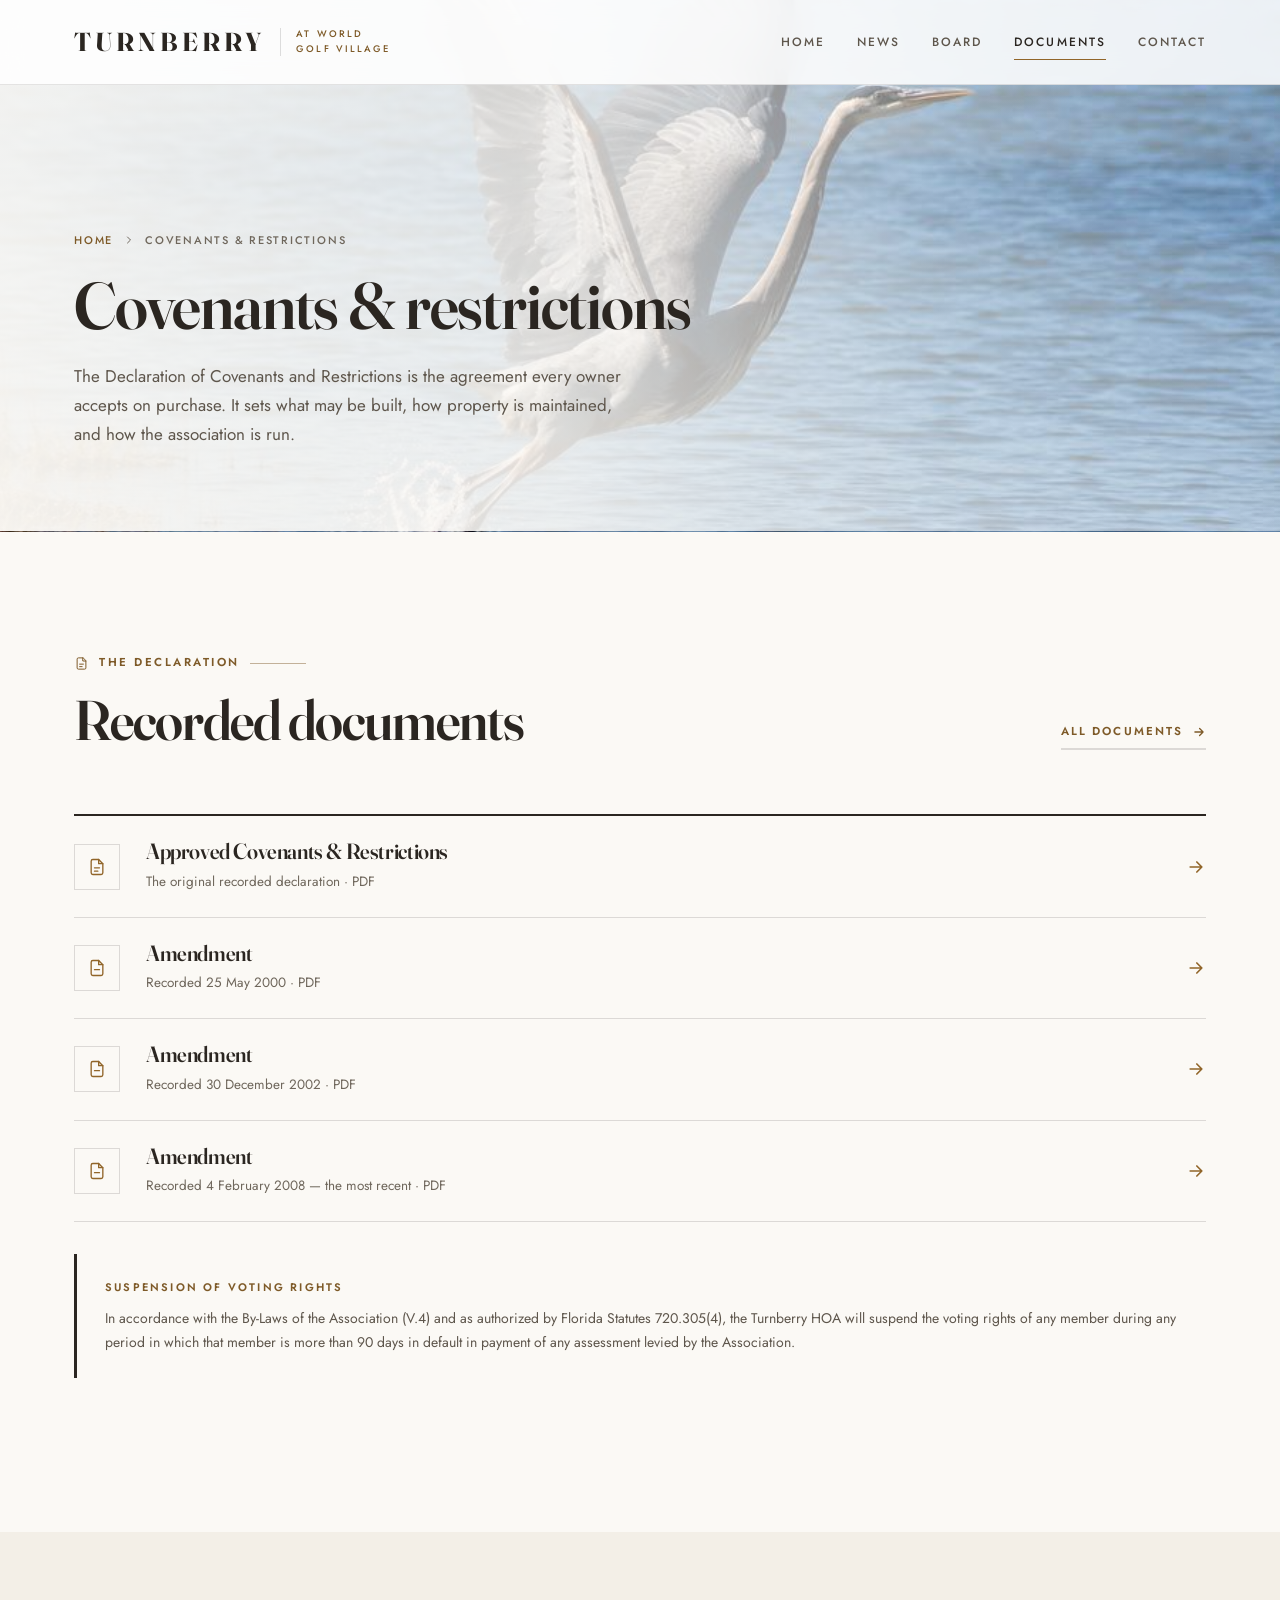
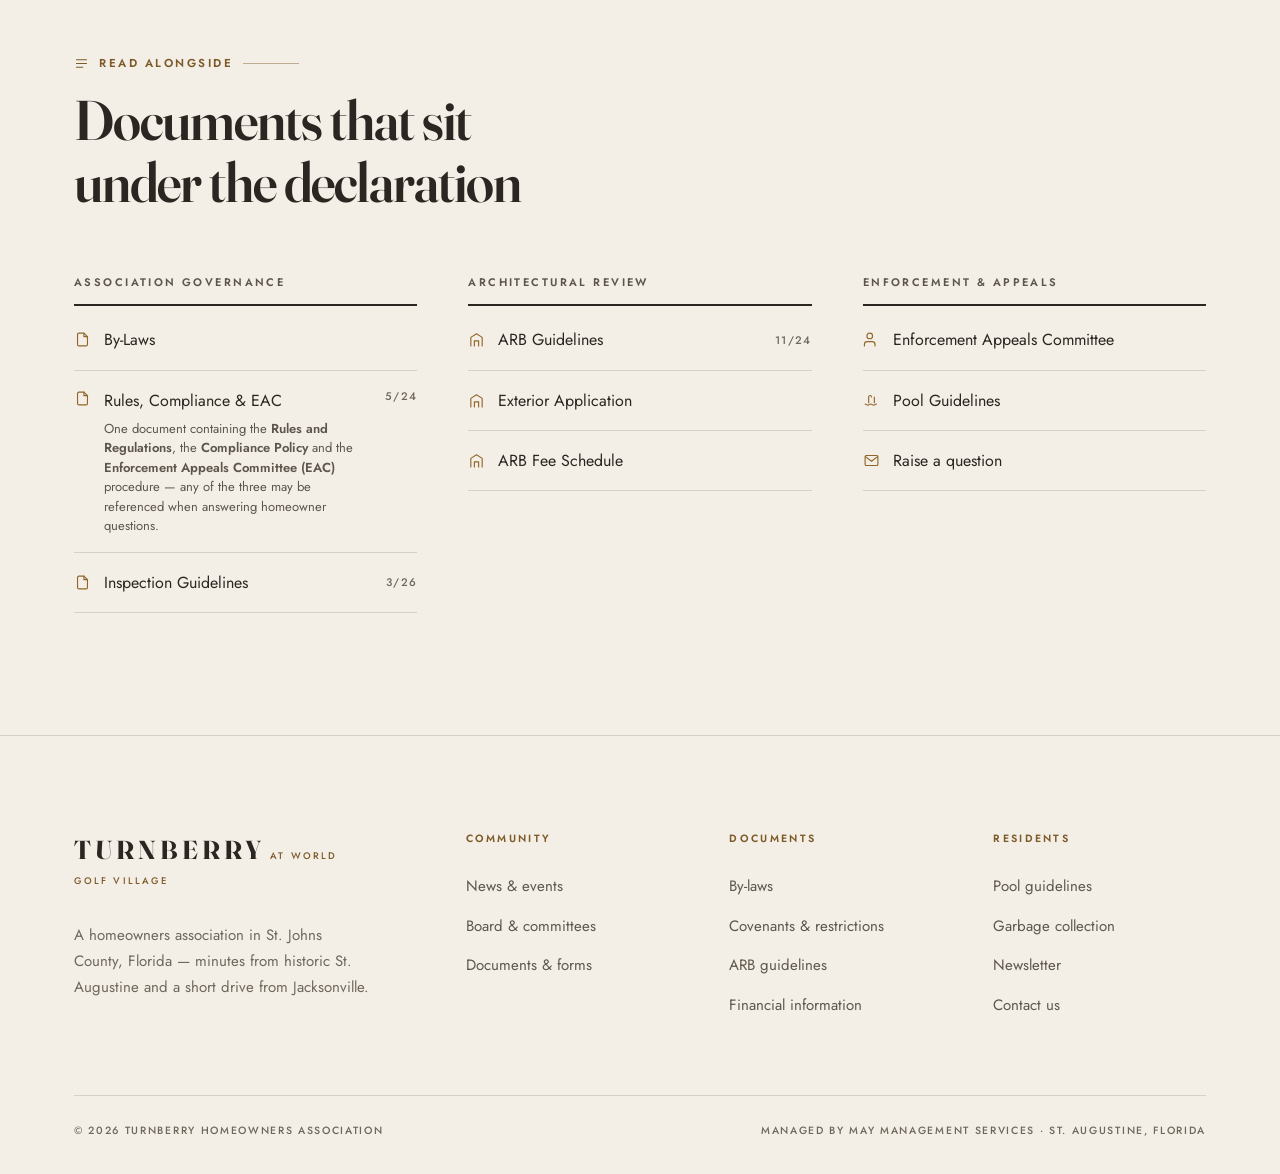
<file: c-rs.html>
<!DOCTYPE html>
<html lang="en">
<head>
<meta charset="UTF-8">
<meta name="viewport" content="width=device-width, initial-scale=1.0">
<title>Covenants &amp; Restrictions — Turnberry at World Golf Village</title>
<meta name="description" content="The Declaration of Covenants and Restrictions for Turnberry at World Golf Village, together with its recorded amendments.">
<link rel="preconnect" href="https://fonts.googleapis.com">
<link rel="preconnect" href="https://fonts.gstatic.com" crossorigin>
<link href="https://fonts.googleapis.com/css2?family=Fraunces:opsz,wght@9..144,500;9..144,600;9..144,700&family=Jost:wght@400;500;600&display=swap" rel="stylesheet">
<link rel="stylesheet" href="assets/css/site.css?v=3">
</head>
<body>

<header class="head solid" id="head">
  <div class="wrap">
    <a class="brand" href="index.html">
      <span class="word">Turnberry</span>
      <span class="bar" aria-hidden="true"></span>
      <span class="sub">At World<br>Golf Village</span>
    </a>
    <nav class="nav" id="nav" aria-label="Main">
      <a href="index.html">Home</a>
      <a href="news-events.html">News</a>
      <a href="board-committees.html">Board</a>
      <a href="index.html#documents" class="on">Documents</a>
      <!-- GALLERY HIDDEN: <a href="index.html#gallery" class="is-hidden">Gallery</a> -->
      <a href="contact-us.html">Contact</a>
    </nav>
    <button class="burger" id="burger" aria-expanded="false" aria-controls="nav">Menu</button>
  </div>
</header>

<section class="page-head page-head--photo page-head--crs">
  <div class="wrap">
    <nav class="crumb" aria-label="Breadcrumb">
      <a href="index.html">Home</a>
      <svg viewBox="0 0 24 24" aria-hidden="true"><path d="M9 6l6 6-6 6"/></svg>
      <span>Covenants &amp; restrictions</span>
    </nav>
    <h1>Covenants &amp; restrictions</h1>
    <p class="lede">The Declaration of Covenants and Restrictions is the agreement every owner accepts on purchase. It sets what may be built, how property is maintained, and how the association is run.</p>
  </div>
</section>

<!--  the documents  -->
<section class="section">
  <div class="wrap">
    <div class="sec-head rise">
      <div>
        <span class="label">
          <svg class="ic" style="width:15px;height:15px" viewBox="0 0 24 24"><path d="M14 3H7a2 2 0 0 0-2 2v14a2 2 0 0 0 2 2h10a2 2 0 0 0 2-2V8z"/><path d="M14 3v5h5M9 13h6M9 17h4"/></svg>
          The declaration
        </span>
        <h2>Recorded documents</h2>
      </div>
      <a class="more-link" href="index.html#documents">All documents <svg viewBox="0 0 24 24"><path d="M5 12h14M13 6l6 6-6 6"/></svg></a>
    </div>

    <div class="stack rise">
      <a href="assets/pdf/C%20&%20Rs.pdf">
        <span class="doc-ic"><svg viewBox="0 0 24 24"><path d="M14 3H7a2 2 0 0 0-2 2v14a2 2 0 0 0 2 2h10a2 2 0 0 0 2-2V8z"/><path d="M14 3v5h5M9 13h6M9 17h4"/></svg></span>
        <span>
          <h3>Approved Covenants &amp; Restrictions</h3>
          <span class="meta">The original recorded declaration · PDF</span>
        </span>
        <svg class="arrow" viewBox="0 0 24 24"><path d="M5 12h14M13 6l6 6-6 6"/></svg>
      </a>

      <a href="assets/pdf/Amend5-25-00.pdf">
        <span class="doc-ic"><svg viewBox="0 0 24 24"><path d="M14 3H7a2 2 0 0 0-2 2v14a2 2 0 0 0 2 2h10a2 2 0 0 0 2-2V8z"/><path d="M14 3v5h5M9 14h6"/></svg></span>
        <span>
          <h3>Amendment</h3>
          <span class="meta">Recorded 25 May 2000 · PDF</span>
        </span>
        <svg class="arrow" viewBox="0 0 24 24"><path d="M5 12h14M13 6l6 6-6 6"/></svg>
      </a>

      <a href="assets/pdf/Amend12-30-02.pdf">
        <span class="doc-ic"><svg viewBox="0 0 24 24"><path d="M14 3H7a2 2 0 0 0-2 2v14a2 2 0 0 0 2 2h10a2 2 0 0 0 2-2V8z"/><path d="M14 3v5h5M9 14h6"/></svg></span>
        <span>
          <h3>Amendment</h3>
          <span class="meta">Recorded 30 December 2002 · PDF</span>
        </span>
        <svg class="arrow" viewBox="0 0 24 24"><path d="M5 12h14M13 6l6 6-6 6"/></svg>
      </a>

      <a href="assets/pdf/Amend2-4-08.pdf">
        <span class="doc-ic"><svg viewBox="0 0 24 24"><path d="M14 3H7a2 2 0 0 0-2 2v14a2 2 0 0 0 2 2h10a2 2 0 0 0 2-2V8z"/><path d="M14 3v5h5M9 14h6"/></svg></span>
        <span>
          <h3>Amendment</h3>
          <span class="meta">Recorded 4 February 2008 — the most recent · PDF</span>
        </span>
        <svg class="arrow" viewBox="0 0 24 24"><path d="M5 12h14M13 6l6 6-6 6"/></svg>
      </a>
    </div>

    <div class="callout callout--legal rise">
      <h4>Suspension of voting rights</h4>
      <p>In accordance with the By-Laws of the Association (V.4) and as authorized by Florida Statutes 720.305(4), the Turnberry HOA will suspend the voting rights of any member during any period in which that member is more than 90 days in default in payment of any assessment levied by the Association.</p>
    </div>
  </div>
</section>

<!--  related  -->
<section class="section docs">
  <div class="wrap">
    <div class="sec-head rise">
      <div>
        <span class="label">
          <svg class="ic" style="width:15px;height:15px" viewBox="0 0 24 24"><path d="M4 6h16M4 12h16M4 18h10"/></svg>
          Read alongside
        </span>
        <h2>Documents that sit under the declaration</h2>
      </div>
    </div>

    <div class="doc-cols rise">
      <div class="doc-col">
        <h3>Association governance</h3>
        <a href="assets/pdf/TBY%20By-laws.pdf"><svg viewBox="0 0 24 24"><path d="M14 3H7a2 2 0 0 0-2 2v14a2 2 0 0 0 2 2h10a2 2 0 0 0 2-2V8z"/><path d="M14 3v5h5"/></svg>By-Laws</a>
        <a class="multi" href="assets/pdf/Rules%20and%20Regulations%20&%20Compliance%20Policy%205-2024.pdf"><svg viewBox="0 0 24 24"><path d="M14 3H7a2 2 0 0 0-2 2v14a2 2 0 0 0 2 2h10a2 2 0 0 0 2-2V8z"/><path d="M14 3v5h5"/></svg><span class="t">Rules, Compliance &amp; EAC<span class="incl">One document containing the <b>Rules and Regulations</b>, the <b>Compliance Policy</b> and the <b>Enforcement Appeals Committee (EAC)</b> procedure — any of the three may be referenced when answering homeowner questions.</span></span><span class="rev">5/24</span></a>
        <a href="assets/pdf/Inspection%20Guidelines%203-26.pdf"><svg viewBox="0 0 24 24"><path d="M14 3H7a2 2 0 0 0-2 2v14a2 2 0 0 0 2 2h10a2 2 0 0 0 2-2V8z"/><path d="M14 3v5h5"/></svg>Inspection Guidelines<span class="rev">3/26</span></a>
      </div>

      <div class="doc-col">
        <h3>Architectural review</h3>
        <a href="assets/pdf/ARB%20GUIDELINES%2011-2024.pdf"><svg viewBox="0 0 24 24"><path d="M4 21V9l8-5 8 5v12"/><path d="M9 21v-7h6v7"/></svg>ARB Guidelines<span class="rev">11/24</span></a>
        <a href="assets/pdf/TBY%20ARB%20Application-Exterior.pdf"><svg viewBox="0 0 24 24"><path d="M4 21V9l8-5 8 5v12"/><path d="M9 21v-7h6v7"/></svg>Exterior Application</a>
        <a href="assets/pdf/ARB%20fees.pdf"><svg viewBox="0 0 24 24"><path d="M4 21V9l8-5 8 5v12"/><path d="M9 21v-7h6v7"/></svg>ARB Fee Schedule</a>
      </div>

      <div class="doc-col">
        <h3>Enforcement &amp; appeals</h3>
        <a href="board-committees.html#responsibilities"><svg viewBox="0 0 24 24"><path d="M17 21v-2a4 4 0 0 0-4-4H6a4 4 0 0 0-4 4v2"/><circle cx="9.5" cy="7" r="4"/></svg>Enforcement Appeals Committee</a>
        <a href="pool-guidelines.html"><svg viewBox="0 0 24 24"><path d="M3 17c2 0 2 1.6 4 1.6S9 17 11 17s2 1.6 4 1.6S17 17 19 17"/><path d="M8 15V7a2 2 0 0 1 4 0M16 15V7"/></svg>Pool Guidelines</a>
        <a href="contact-us.html"><svg viewBox="0 0 24 24"><rect x="3" y="5" width="18" height="14" rx="1.5"/><path d="M3.5 6.5 12 13l8.5-6.5"/></svg>Raise a question</a>
      </div>
    </div>
  </div>
</section>

<footer class="foot">
  <div class="wrap">
    <div class="foot-grid">
      <div>
        <a class="brand" href="index.html">
          <span class="word">Turnberry</span>
          <span class="bar" aria-hidden="true"></span>
          <span class="sub">At World<br>Golf Village</span>
        </a>
        <p class="blurb">A homeowners association in St. Johns County, Florida — minutes from historic St. Augustine and a short drive from Jacksonville.</p>
      </div>
      <div>
        <h4>Community</h4>
        <a href="news-events.html">News &amp; events</a>
        <a href="board-committees.html">Board &amp; committees</a>
        <a href="index.html#documents">Documents &amp; forms</a>
        <!-- GALLERY HIDDEN: <a href="index.html#gallery" class="is-hidden">Photo gallery</a> -->
      </div>
      <div>
        <h4>Documents</h4>
        <a href="assets/pdf/TBY%20By-laws.pdf">By-laws</a>
        <a href="c-rs.html">Covenants &amp; restrictions</a>
        <a href="assets/pdf/ARB%20GUIDELINES%2011-2024.pdf">ARB guidelines</a>
        <a href="financial-information.html">Financial information</a>
      </div>
      <div>
        <h4>Residents</h4>
        <a href="pool-guidelines.html">Pool guidelines</a>
        <a href="https://www.recyclestjohns.com">Garbage collection</a>
        <a href="assets/pdf/Turnberry%20Newsletter%2008-2026.pdf">Newsletter</a>
        <a href="contact-us.html">Contact us</a>
      </div>
    </div>
    <div class="foot-base">
      <span>© 2026 Turnberry Homeowners Association</span>
      <span>Managed by MAY Management Services · St. Augustine, Florida</span>
    </div>
  </div>
</footer>

<script src="assets/js/site.js?v=3"></script>
</body>
</html>
</file>
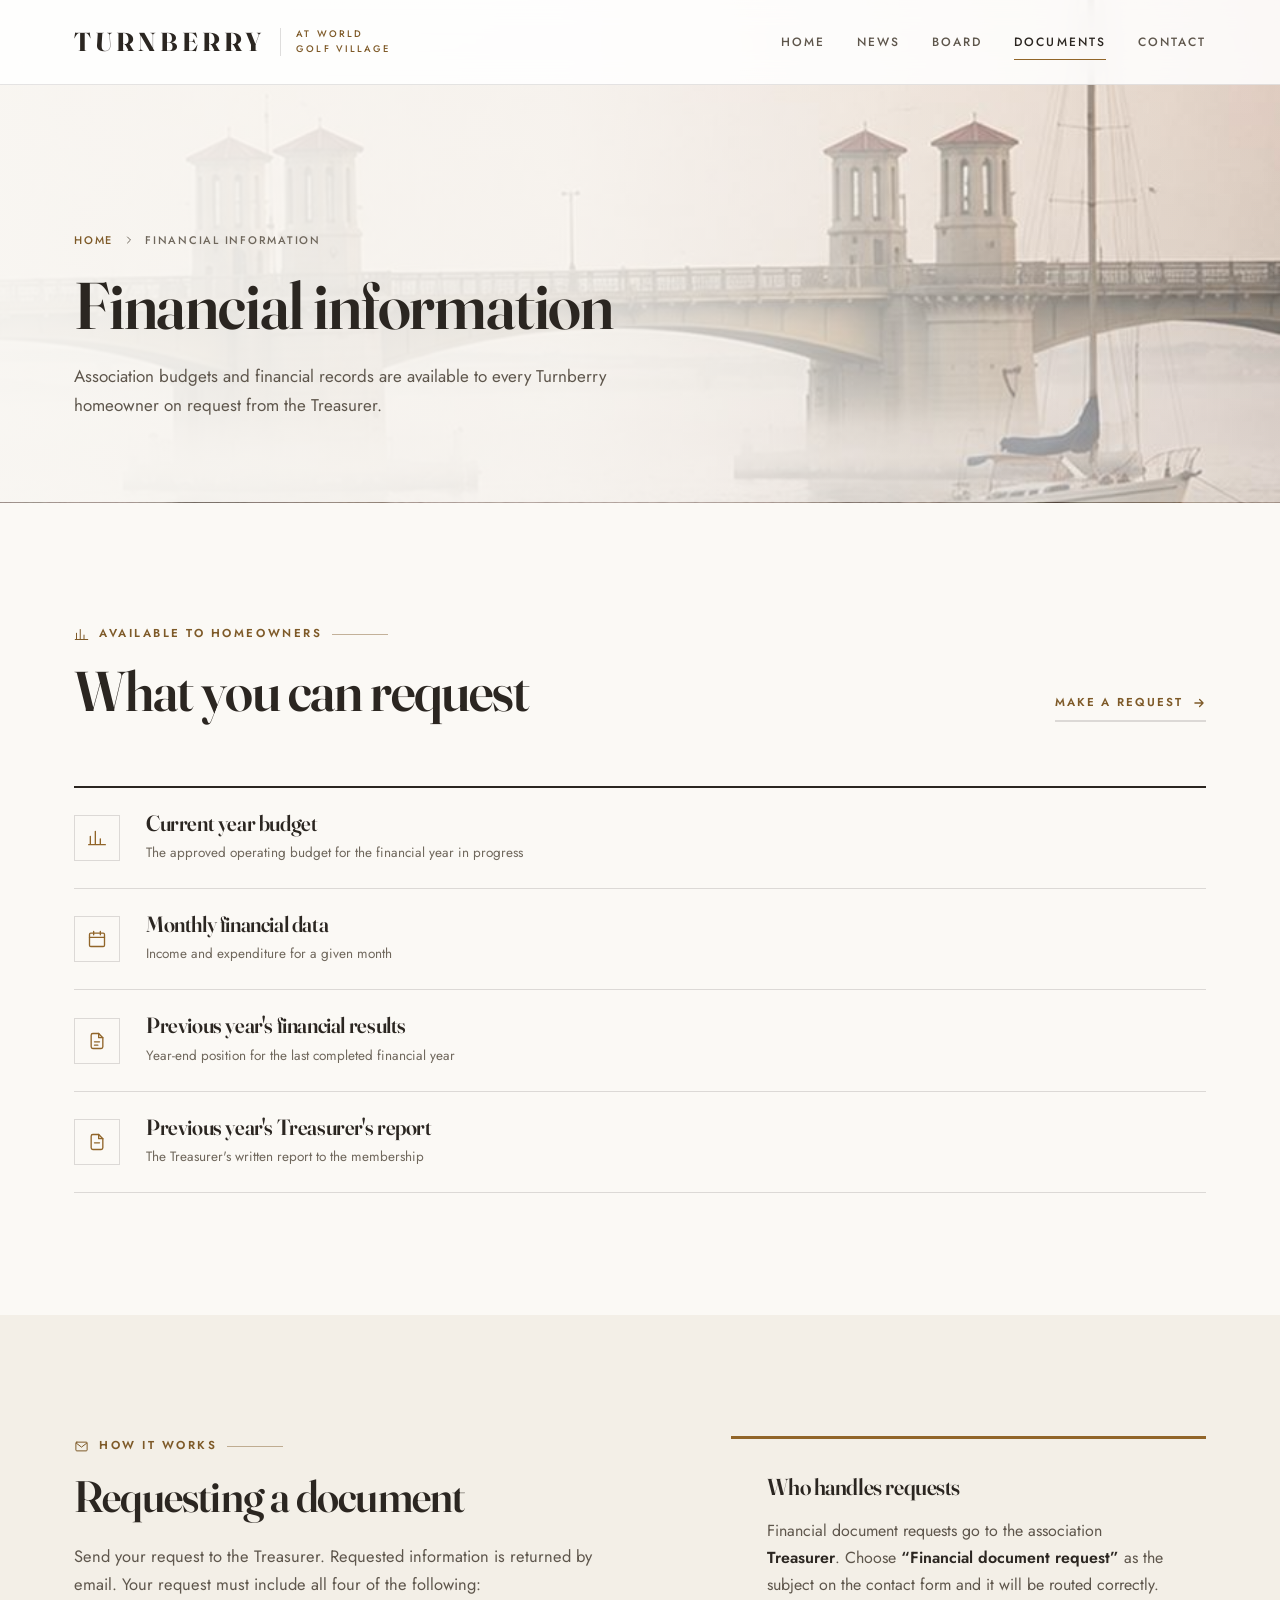
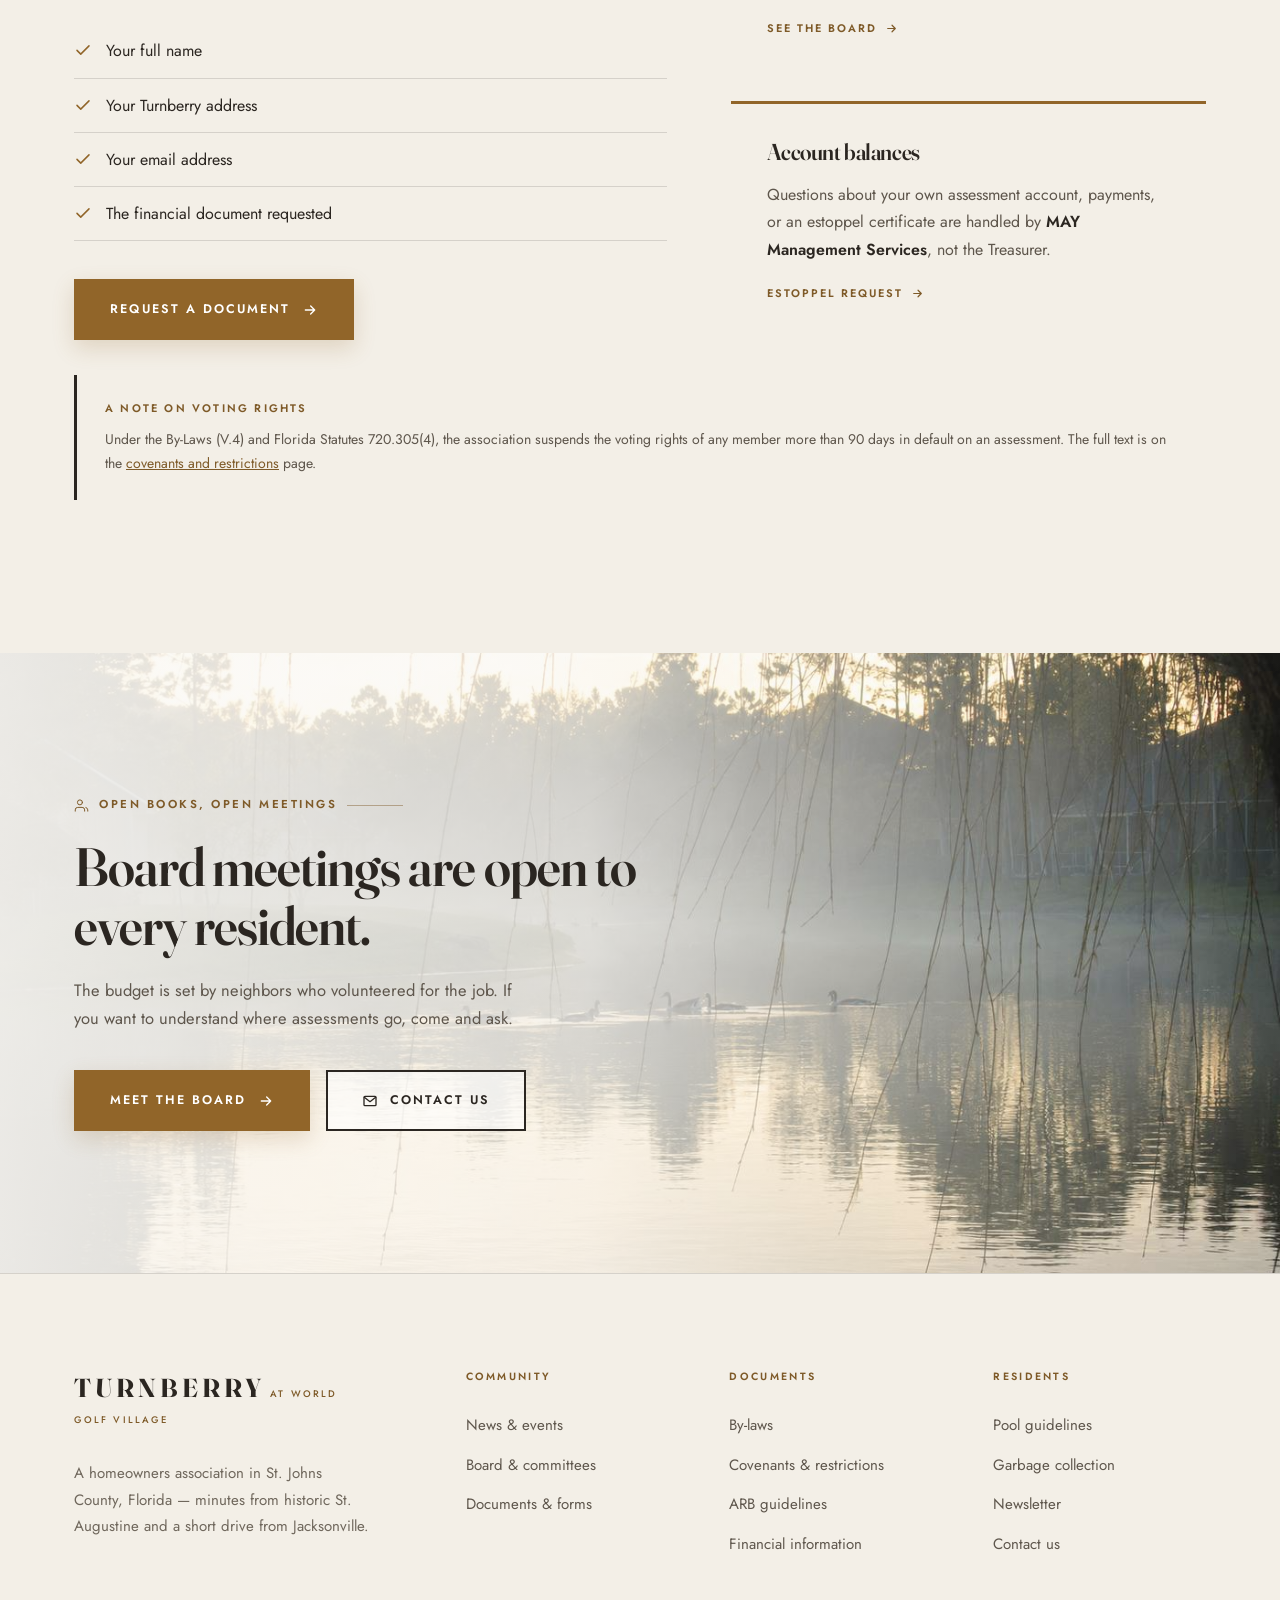
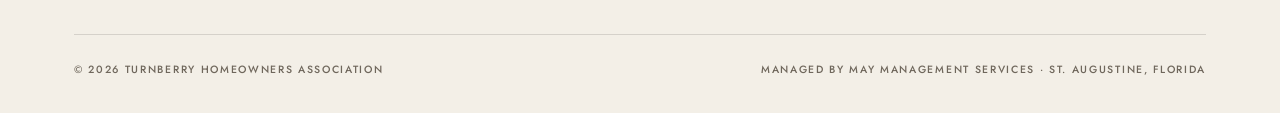
<file: financial-information.html>
<!DOCTYPE html>
<html lang="en">
<head>
<meta charset="UTF-8">
<meta name="viewport" content="width=device-width, initial-scale=1.0">
<title>Financial Information — Turnberry at World Golf Village</title>
<meta name="description" content="How Turnberry homeowners request association budgets, monthly financial data, annual results and the Treasurer's report.">
<link rel="preconnect" href="https://fonts.googleapis.com">
<link rel="preconnect" href="https://fonts.gstatic.com" crossorigin>
<link href="https://fonts.googleapis.com/css2?family=Fraunces:opsz,wght@9..144,500;9..144,600;9..144,700&family=Jost:wght@400;500;600&display=swap" rel="stylesheet">
<link rel="stylesheet" href="assets/css/site.css?v=3">
</head>
<body>

<header class="head solid" id="head">
  <div class="wrap">
    <a class="brand" href="index.html">
      <span class="word">Turnberry</span>
      <span class="bar" aria-hidden="true"></span>
      <span class="sub">At World<br>Golf Village</span>
    </a>
    <nav class="nav" id="nav" aria-label="Main">
      <a href="index.html">Home</a>
      <a href="news-events.html">News</a>
      <a href="board-committees.html">Board</a>
      <a href="index.html#documents" class="on">Documents</a>
      <!-- GALLERY HIDDEN: <a href="index.html#gallery" class="is-hidden">Gallery</a> -->
      <a href="contact-us.html">Contact</a>
    </nav>
    <button class="burger" id="burger" aria-expanded="false" aria-controls="nav">Menu</button>
  </div>
</header>

<section class="page-head page-head--photo page-head--finance">
  <div class="wrap">
    <nav class="crumb" aria-label="Breadcrumb">
      <a href="index.html">Home</a>
      <svg viewBox="0 0 24 24" aria-hidden="true"><path d="M9 6l6 6-6 6"/></svg>
      <span>Financial information</span>
    </nav>
    <h1>Financial information</h1>
    <p class="lede">Association budgets and financial records are available to every Turnberry homeowner on request from the Treasurer.</p>
  </div>
</section>

<!--  available records  -->
<section class="section">
  <div class="wrap">
    <div class="sec-head rise">
      <div>
        <span class="label">
          <svg class="ic" style="width:15px;height:15px" viewBox="0 0 24 24"><path d="M4 20V10M10 20V4M16 20v-7M22 20H2"/></svg>
          Available to homeowners
        </span>
        <h2>What you can request</h2>
      </div>
      <a class="more-link" href="contact-us.html">Make a request <svg viewBox="0 0 24 24"><path d="M5 12h14M13 6l6 6-6 6"/></svg></a>
    </div>

    <div class="stack rise">
      <div class="row">
        <span class="doc-ic"><svg viewBox="0 0 24 24"><path d="M4 20V10M10 20V4M16 20v-7M22 20H2"/></svg></span>
        <span>
          <h3>Current year budget</h3>
          <span class="meta">The approved operating budget for the financial year in progress</span>
        </span>
      </div>
      <div class="row">
        <span class="doc-ic"><svg viewBox="0 0 24 24"><rect x="3" y="5" width="18" height="16" rx="1.5"/><path d="M3 10h18M8 3v4M16 3v4"/></svg></span>
        <span>
          <h3>Monthly financial data</h3>
          <span class="meta">Income and expenditure for a given month</span>
        </span>
      </div>
      <div class="row">
        <span class="doc-ic"><svg viewBox="0 0 24 24"><path d="M14 3H7a2 2 0 0 0-2 2v14a2 2 0 0 0 2 2h10a2 2 0 0 0 2-2V8z"/><path d="M14 3v5h5M9 13h6M9 17h4"/></svg></span>
        <span>
          <h3>Previous year's financial results</h3>
          <span class="meta">Year-end position for the last completed financial year</span>
        </span>
      </div>
      <div class="row">
        <span class="doc-ic"><svg viewBox="0 0 24 24"><path d="M14 3H7a2 2 0 0 0-2 2v14a2 2 0 0 0 2 2h10a2 2 0 0 0 2-2V8z"/><path d="M14 3v5h5M9 13h6"/></svg></span>
        <span>
          <h3>Previous year's Treasurer's report</h3>
          <span class="meta">The Treasurer's written report to the membership</span>
        </span>
      </div>
    </div>
  </div>
</section>

<!--  how to request  -->
<section class="section docs" id="request">
  <div class="wrap">
    <div class="split">
      <div class="rise">
        <span class="label">
          <svg class="ic" style="width:15px;height:15px" viewBox="0 0 24 24"><rect x="3" y="5" width="18" height="14" rx="1.5"/><path d="M3.5 6.5 12 13l8.5-6.5"/></svg>
          How it works
        </span>
        <h2 style="font-size:clamp(30px,4vw,44px);margin:16px 0 22px">Requesting a document</h2>
        <p style="color:var(--muted);font-size:16.5px;max-width:52ch;margin-bottom:26px">Send your request to the Treasurer. Requested information is returned by email. Your request must include all four of the following:</p>

        <ul class="checklist">
          <li><svg viewBox="0 0 24 24"><path d="M4 12.5l5 5L20 6.5"/></svg><span>Your full name</span></li>
          <li><svg viewBox="0 0 24 24"><path d="M4 12.5l5 5L20 6.5"/></svg><span>Your Turnberry address</span></li>
          <li><svg viewBox="0 0 24 24"><path d="M4 12.5l5 5L20 6.5"/></svg><span>Your email address</span></li>
          <li><svg viewBox="0 0 24 24"><path d="M4 12.5l5 5L20 6.5"/></svg><span>The financial document requested</span></li>
        </ul>

        <div class="cta-row">
          <a class="btn btn--fill" href="contact-us.html">
            Request a document
            <svg viewBox="0 0 24 24"><path d="M5 12h14M13 6l6 6-6 6"/></svg>
          </a>
        </div>

        <!-- NOTE TO DEVELOPER: the old site published the Treasurer's personal
             email address (fsette212@aol.com, listed as Frank Sette). The Board
             page names John Ritz as Treasurer, so that address is not reproduced
             here. Confirm the correct contact, then either restore a direct
             mailto: link or keep routing requests through the contact form. -->
      </div>

      <div class="rise">
        <div class="addr">
          <h3>Who handles requests</h3>
          <p>Financial document requests go to the association <strong>Treasurer</strong>. Choose <strong>“Financial document request”</strong> as the subject on the contact form and it will be routed correctly.</p>
          <a class="go" href="board-committees.html">
            See the Board
            <svg viewBox="0 0 24 24"><path d="M5 12h14M13 6l6 6-6 6"/></svg>
          </a>
        </div>

        <div class="addr">
          <h3>Account balances</h3>
          <p>Questions about your own assessment account, payments, or an estoppel certificate are handled by <strong>MAY Management Services</strong>, not the Treasurer.</p>
          <a class="go" href="https://secure.maymgt.com/forms/estoppel">
            Estoppel request
            <svg viewBox="0 0 24 24"><path d="M5 12h14M13 6l6 6-6 6"/></svg>
          </a>
        </div>
      </div>
    </div>

    <div class="callout callout--legal rise">
      <h4>A note on voting rights</h4>
      <p>Under the By-Laws (V.4) and Florida Statutes 720.305(4), the association suspends the voting rights of any member more than 90 days in default on an assessment. The full text is on the <a href="c-rs.html" style="color:var(--bronze-dk)">covenants and restrictions</a> page.</p>
    </div>
  </div>
</section>

<!--  plate  -->
<section class="plate plate--mist on-dark">
  <div class="wrap">
    <div class="plate-in rise">
      <span class="label">
        <svg class="ic" style="width:15px;height:15px" viewBox="0 0 24 24"><path d="M17 21v-2a4 4 0 0 0-4-4H6a4 4 0 0 0-4 4v2"/><circle cx="9.5" cy="7" r="4"/><path d="M22 21v-2a4 4 0 0 0-3-3.8"/></svg>
        Open books, open meetings
      </span>
      <h2>Board meetings are open to every resident.</h2>
      <p>The budget is set by neighbors who volunteered for the job. If you want to understand where assessments go, come and ask.</p>
      <div class="cta-row">
        <a class="btn btn--light" href="board-committees.html">
          Meet the Board
          <svg viewBox="0 0 24 24"><path d="M5 12h14M13 6l6 6-6 6"/></svg>
        </a>
        <a class="btn btn--line" href="contact-us.html">
          <svg viewBox="0 0 24 24"><rect x="3" y="5" width="18" height="14" rx="1.5"/><path d="M3.5 6.5 12 13l8.5-6.5"/></svg>
          Contact us
        </a>
      </div>
    </div>
  </div>
</section>

<footer class="foot">
  <div class="wrap">
    <div class="foot-grid">
      <div>
        <a class="brand" href="index.html">
          <span class="word">Turnberry</span>
          <span class="bar" aria-hidden="true"></span>
          <span class="sub">At World<br>Golf Village</span>
        </a>
        <p class="blurb">A homeowners association in St. Johns County, Florida — minutes from historic St. Augustine and a short drive from Jacksonville.</p>
      </div>
      <div>
        <h4>Community</h4>
        <a href="news-events.html">News &amp; events</a>
        <a href="board-committees.html">Board &amp; committees</a>
        <a href="index.html#documents">Documents &amp; forms</a>
        <!-- GALLERY HIDDEN: <a href="index.html#gallery" class="is-hidden">Photo gallery</a> -->
      </div>
      <div>
        <h4>Documents</h4>
        <a href="assets/pdf/TBY%20By-laws.pdf">By-laws</a>
        <a href="c-rs.html">Covenants &amp; restrictions</a>
        <a href="assets/pdf/ARB%20GUIDELINES%2011-2024.pdf">ARB guidelines</a>
        <a href="financial-information.html">Financial information</a>
      </div>
      <div>
        <h4>Residents</h4>
        <a href="pool-guidelines.html">Pool guidelines</a>
        <a href="https://www.recyclestjohns.com">Garbage collection</a>
        <a href="assets/pdf/Turnberry%20Newsletter%2008-2026.pdf">Newsletter</a>
        <a href="contact-us.html">Contact us</a>
      </div>
    </div>
    <div class="foot-base">
      <span>© 2026 Turnberry Homeowners Association</span>
      <span>Managed by MAY Management Services · St. Augustine, Florida</span>
    </div>
  </div>
</footer>

<script src="assets/js/site.js?v=3"></script>
</body>
</html>
</file>
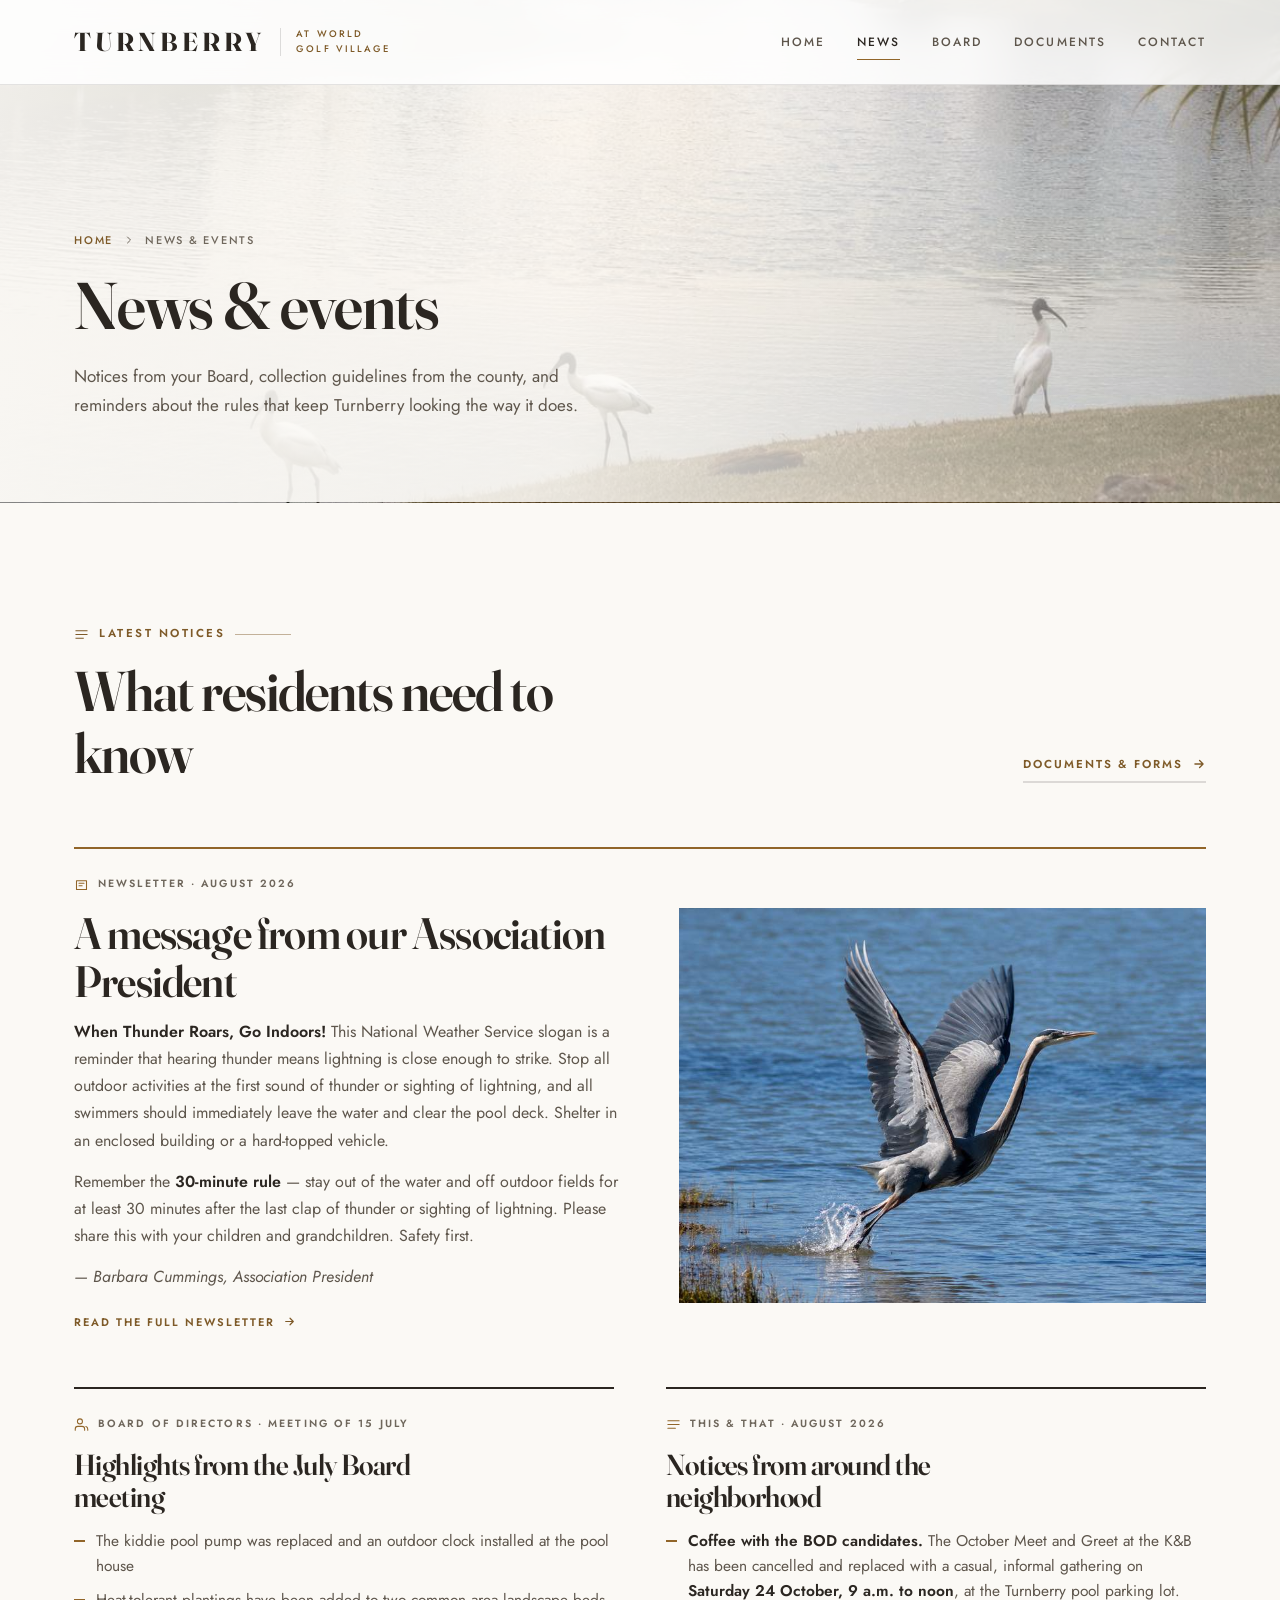
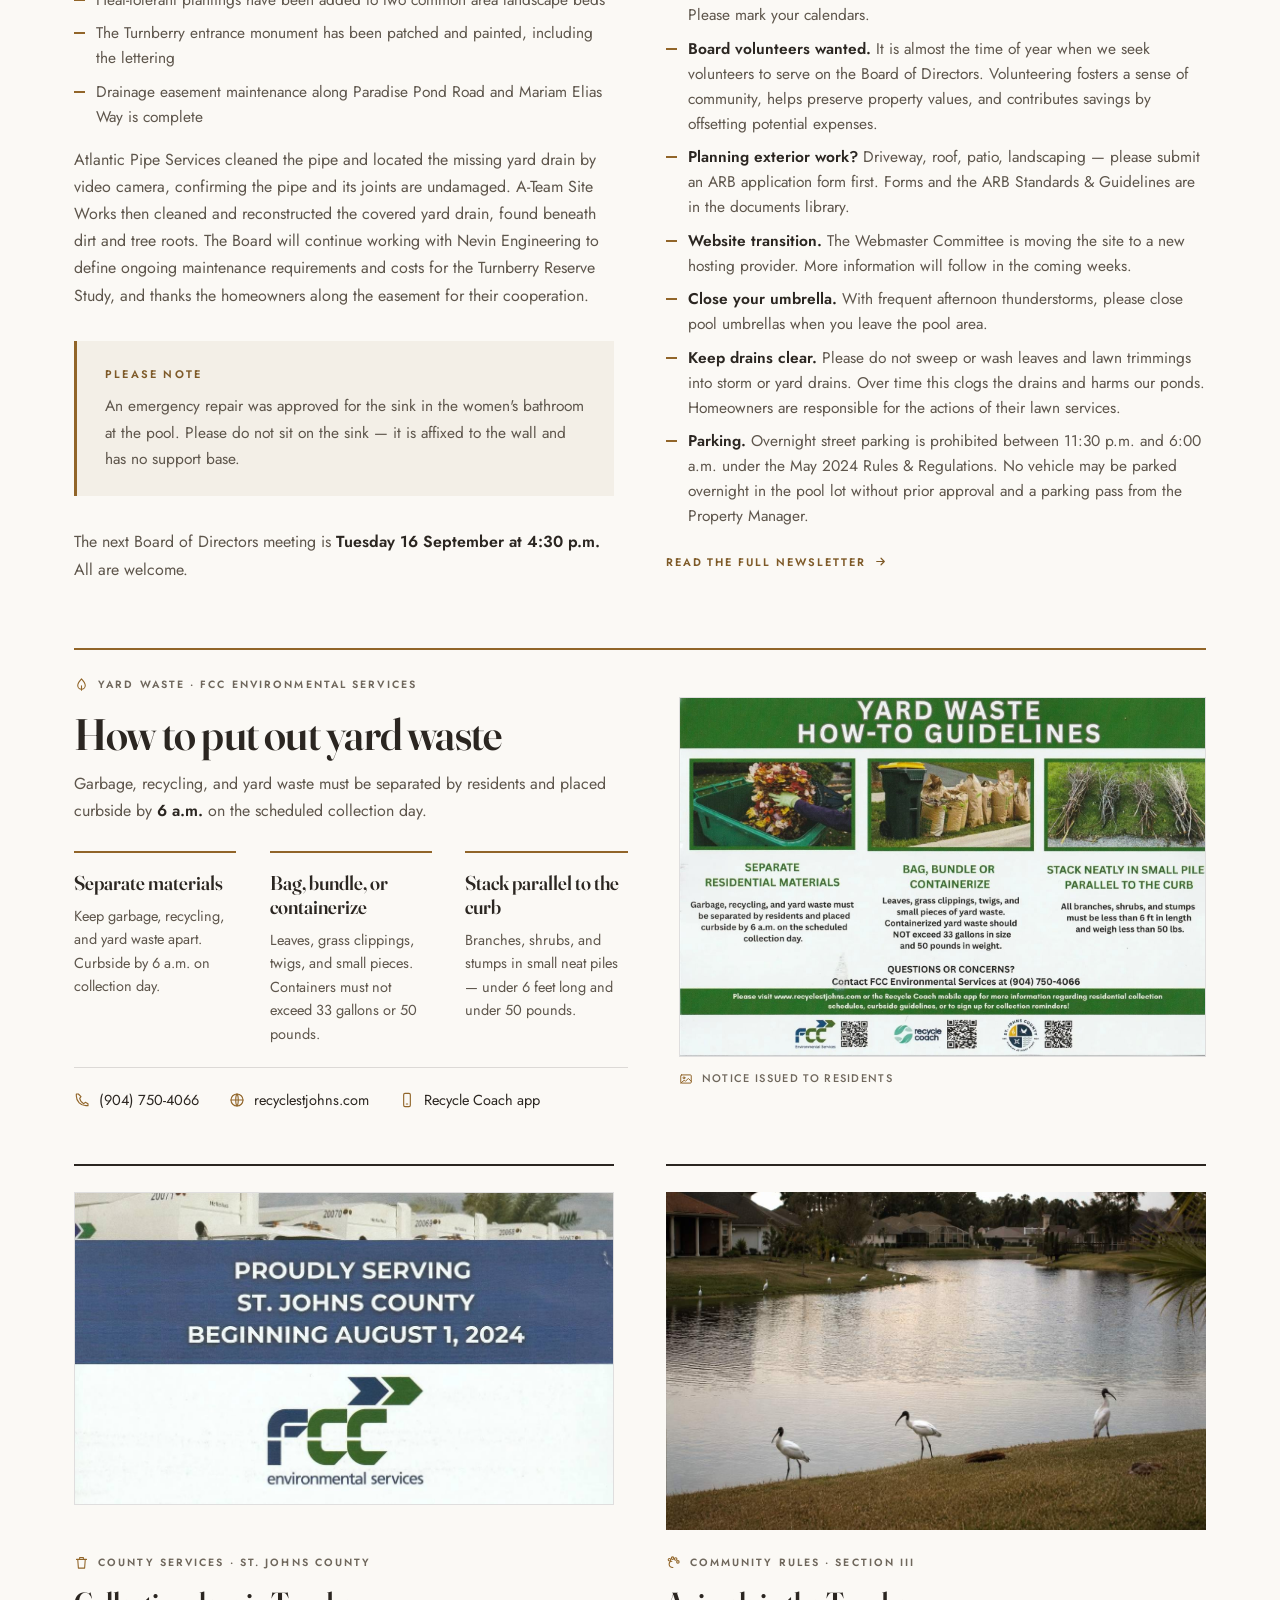
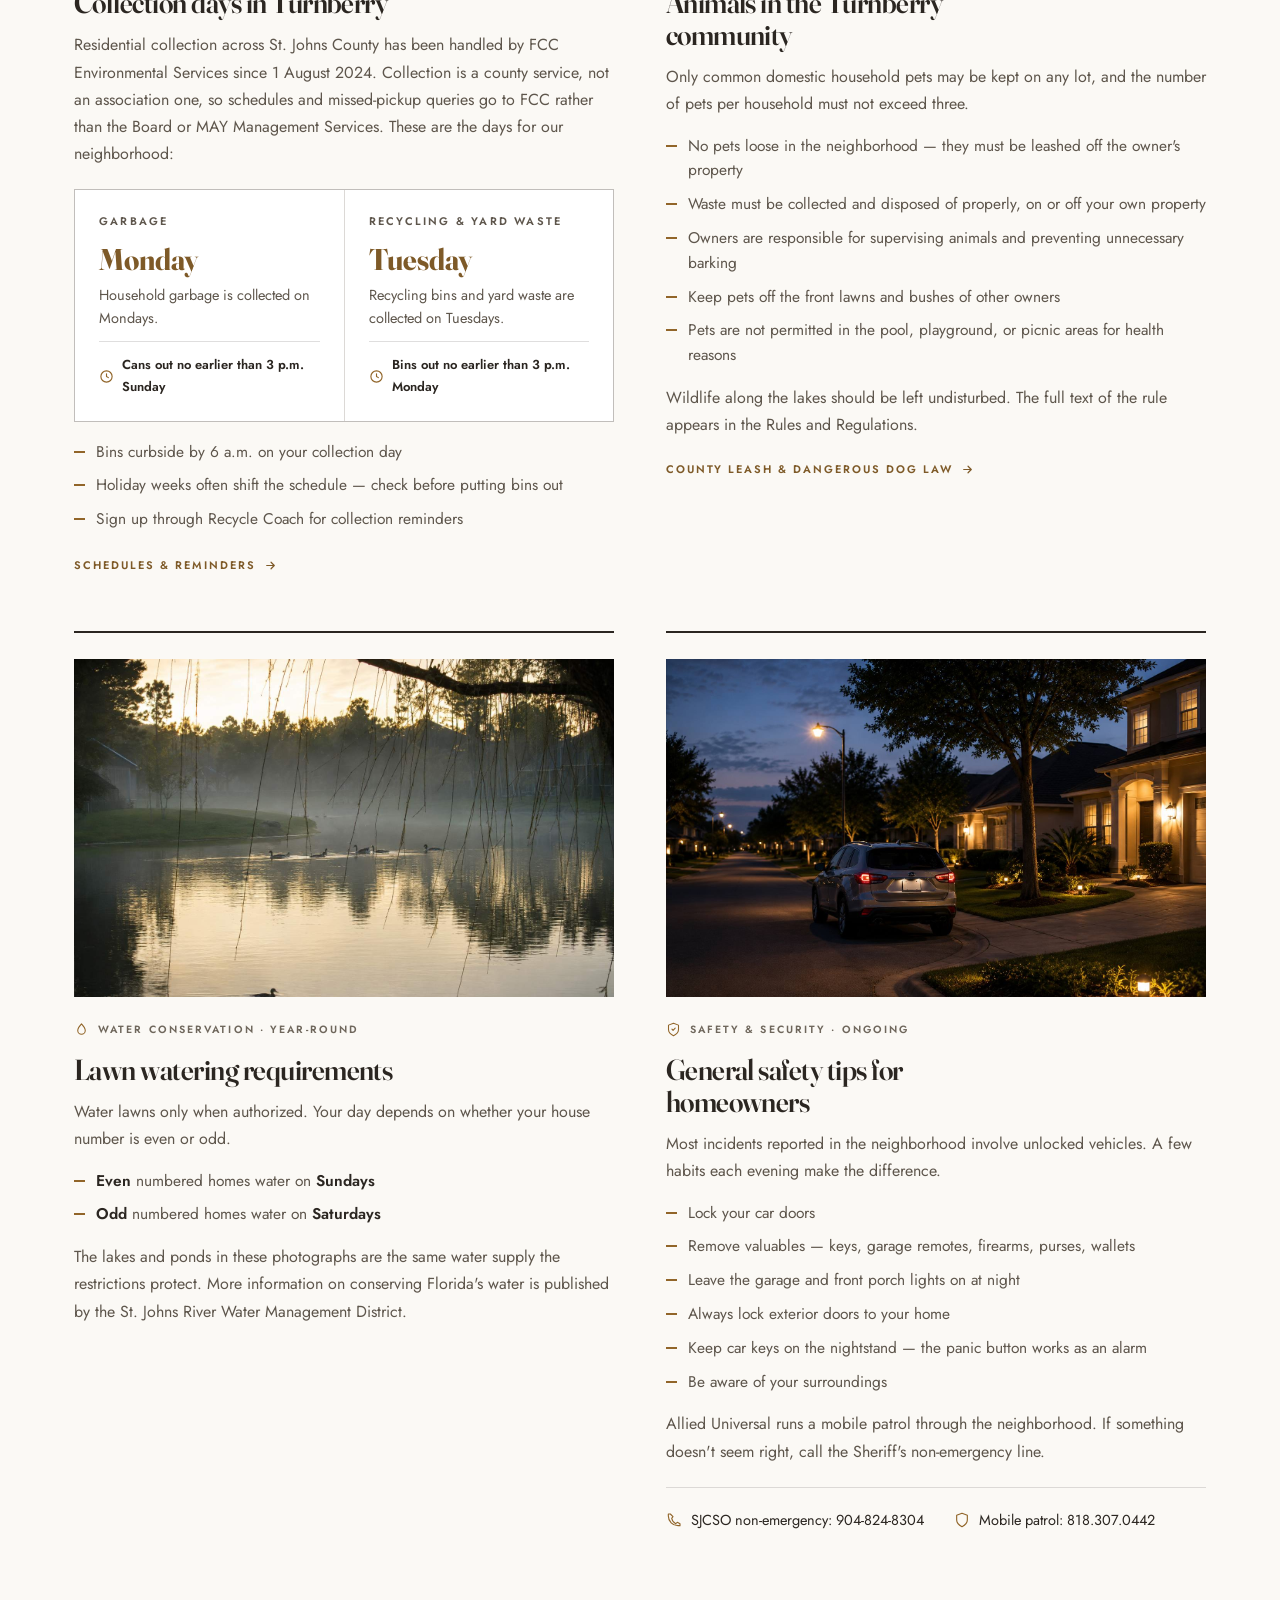
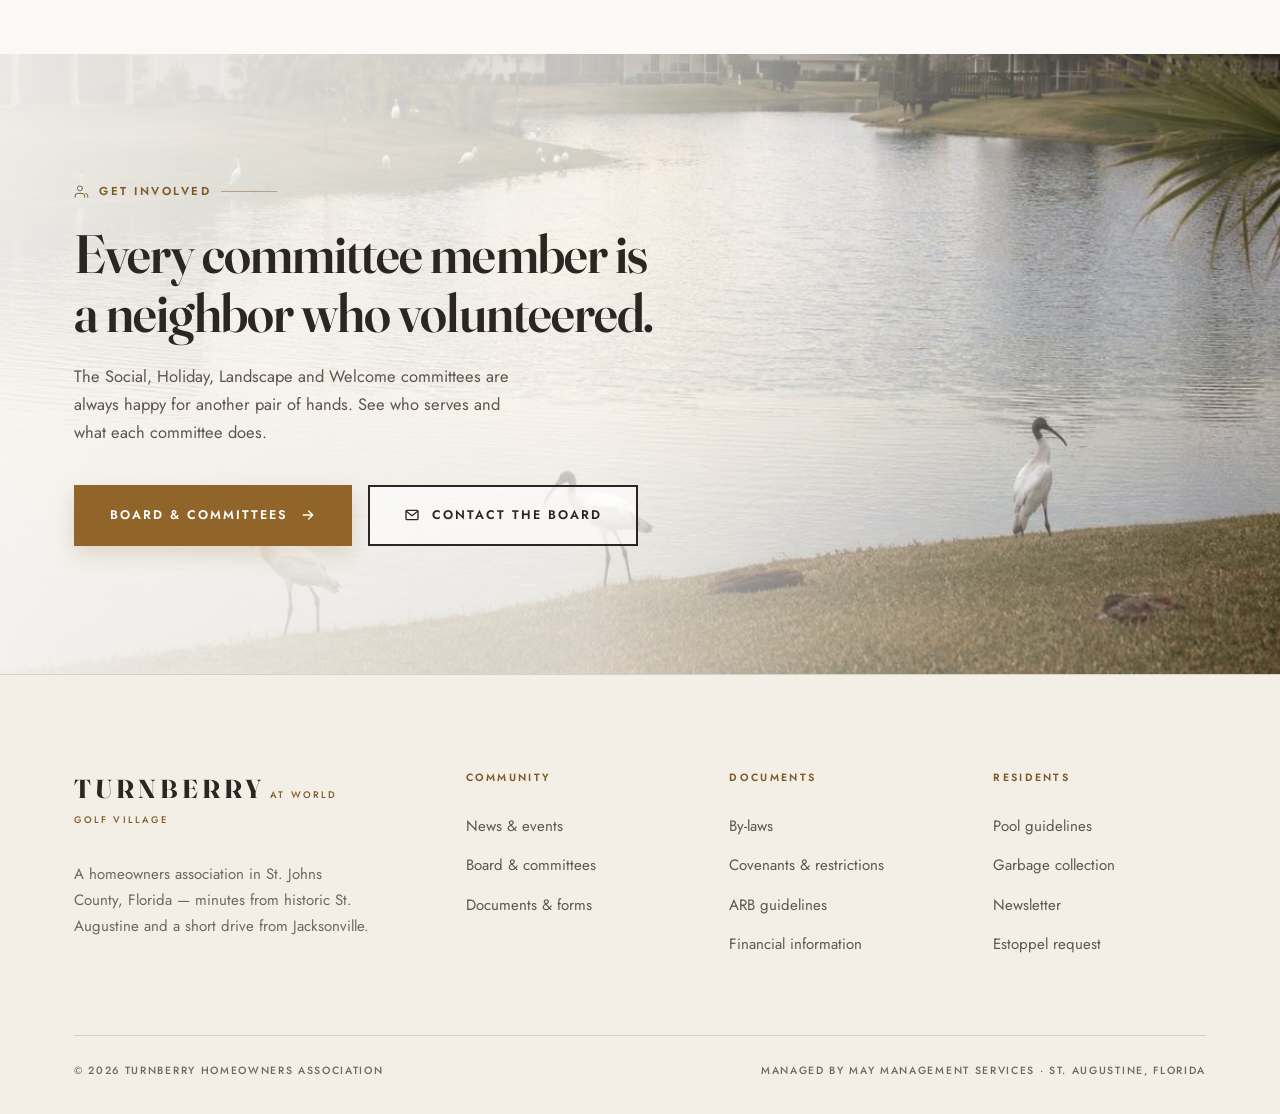
<file: news-events.html>
<!DOCTYPE html>
<html lang="en">

<head>
  <meta charset="UTF-8">
  <meta name="viewport" content="width=device-width, initial-scale=1.0">
  <title>News &amp; Events — Turnberry at World Golf Village</title>
  <meta name="description"
    content="Community notices, waste and yard waste collection guidelines, pet rules, safety information and water restrictions for residents of Turnberry at World Golf Village, St. Augustine, Florida.">
  <link rel="preconnect" href="https://fonts.googleapis.com">
  <link rel="preconnect" href="https://fonts.gstatic.com" crossorigin>
  <link
    href="https://fonts.googleapis.com/css2?family=Fraunces:opsz,wght@9..144,500;9..144,600;9..144,700&family=Jost:wght@400;500;600&display=swap"
    rel="stylesheet">
  <link rel="stylesheet" href="assets/css/site.css?v=3">
</head>

<body>

  <!--  header  -->
  <header class="head solid" id="head">
    <div class="wrap">
      <a class="brand" href="index.html">
        <span class="word">Turnberry</span>
        <span class="bar" aria-hidden="true"></span>
        <span class="sub">At World<br>Golf Village</span>
      </a>
      <nav class="nav" id="nav" aria-label="Main">
        <a href="index.html">Home</a>
        <a href="news-events.html" class="on">News</a>
        <a href="board-committees.html">Board</a>
        <a href="index.html#documents">Documents</a>
        <!-- GALLERY HIDDEN: <a href="index.html#gallery" class="is-hidden">Gallery</a> -->
        <a href="contact-us.html">Contact</a>
      </nav>
      <button class="burger" id="burger" aria-expanded="false" aria-controls="nav">Menu</button>
    </div>
  </header>

  <!--  page header  -->
  <section class="page-head page-head--photo page-head--news">
    <div class="wrap">
      <nav class="crumb" aria-label="Breadcrumb">
        <a href="index.html">Home</a>
        <svg viewBox="0 0 24 24" aria-hidden="true">
          <path d="M9 6l6 6-6 6" />
        </svg>
        <span>News &amp; events</span>
      </nav>
      <h1>News &amp; events</h1>
      <p class="lede">Notices from your Board, collection guidelines from the county, and reminders about the rules that
        keep Turnberry looking the way it does.</p>
    </div>
  </section>

  <!--  posts  -->
  <section class="section">
    <div class="wrap">
      <div class="sec-head rise">
        <div>
          <span class="label">
            <svg class="ic" style="width:15px;height:15px" viewBox="0 0 24 24">
              <path d="M3 6h18M3 12h18M3 18h12" />
            </svg>
            Latest notices
          </span>
          <h2>What residents need to know</h2>
        </div>
        <a class="more-link" href="index.html#documents">Documents &amp; forms <svg viewBox="0 0 24 24">
            <path d="M5 12h14M13 6l6 6-6 6" />
          </svg></a>
      </div>

      <div class="posts">

        <!-- featured: newsletter -->
        <article class="post post--feature rise" id="newsletter">
          <div>
            <span class="cat">
              <svg viewBox="0 0 24 24">
                <path d="M4 6h16v14H4z" />
                <path d="M8 10h8M8 14h5" />
              </svg>
              Newsletter &middot; August 2026
            </span>
            <h2>A message from our Association President</h2>
            <p><strong>When Thunder Roars, Go Indoors!</strong> This National Weather Service slogan is a reminder that
              hearing thunder means lightning is close enough to strike. Stop all outdoor activities at the first sound
              of thunder or sighting of lightning, and all swimmers should immediately leave the water and clear the pool
              deck. Shelter in an enclosed building or a hard-topped vehicle.</p>
            <p>Remember the <strong>30-minute rule</strong> &mdash; stay out of the water and off outdoor fields for at
              least 30 minutes after the last clap of thunder or sighting of lightning. Please share this with your
              children and grandchildren. Safety first.</p>
            <p class="signoff" style="color:var(--muted);font-style:italic">&mdash; Barbara Cummings, Association
              President</p>
            <a class="more" href="assets/pdf/Turnberry%20Newsletter%2008-2026.pdf">Read the full newsletter <svg
                viewBox="0 0 24 24">
                <path d="M5 12h14M13 6l6 6-6 6" />
              </svg></a>
          </div>
          <div class="shot" style="background-image:url('assets/img/heron-flight.jpg')" role="img"
            aria-label="A great blue heron lifting off from one of the Turnberry lakes"></div>
        </article>

        <!-- board meeting highlights -->
        <article class="post rise" id="board-highlights">
          <span class="cat">
            <svg viewBox="0 0 24 24">
              <path d="M17 21v-2a4 4 0 0 0-4-4H6a4 4 0 0 0-4 4v2" />
              <circle cx="9.5" cy="7" r="4" />
              <path d="M22 21v-2a4 4 0 0 0-3-3.8" />
            </svg>
            Board of Directors &middot; Meeting of 15 July
          </span>
          <h3>Highlights from the July Board meeting</h3>
          <ul>
            <li>The kiddie pool pump was replaced and an outdoor clock installed at the pool house</li>
            <li>Heat-tolerant plantings have been added to two common area landscape beds</li>
            <li>The Turnberry entrance monument has been patched and painted, including the lettering</li>
            <li>Drainage easement maintenance along Paradise Pond Road and Mariam Elias Way is complete</li>
          </ul>
          <p>Atlantic Pipe Services cleaned the pipe and located the missing yard drain by video camera, confirming the
            pipe and its joints are undamaged. A-Team Site Works then cleaned and reconstructed the covered yard drain,
            found beneath dirt and tree roots. The Board will continue working with Nevin Engineering to define ongoing
            maintenance requirements and costs for the Turnberry Reserve Study, and thanks the homeowners along the
            easement for their cooperation.</p>
          <div class="callout">
            <h4>Please note</h4>
            <p>An emergency repair was approved for the sink in the women's bathroom at the pool. Please do not sit on
              the sink &mdash; it is affixed to the wall and has no support base.</p>
          </div>
          <p>The next Board of Directors meeting is <strong>Tuesday 16 September at 4:30 p.m.</strong> All are welcome.</p>
        </article>

        <!-- this &amp; that -->
        <article class="post rise" id="this-and-that">
          <span class="cat">
            <svg viewBox="0 0 24 24">
              <path d="M3 6h18M3 12h18M3 18h12" />
            </svg>
            This &amp; That &middot; August 2026
          </span>
          <h3>Notices from around the neighborhood</h3>
          <ul>
            <li><strong>Coffee with the BOD candidates.</strong> The October Meet and Greet at the K&amp;B has been
              cancelled and replaced with a casual, informal gathering on <strong>Saturday 24 October, 9 a.m. to
                noon</strong>, at the Turnberry pool parking lot. Please mark your calendars.</li>
            <li><strong>Board volunteers wanted.</strong> It is almost the time of year when we seek volunteers to serve
              on the Board of Directors. Volunteering fosters a sense of community, helps preserve property values, and
              contributes savings by offsetting potential expenses.</li>
            <li><strong>Planning exterior work?</strong> Driveway, roof, patio, landscaping &mdash; please submit an ARB
              application form first. Forms and the ARB Standards &amp; Guidelines are in the documents library.</li>
            <li><strong>Website transition.</strong> The Webmaster Committee is moving the site to a new hosting
              provider. More information will follow in the coming weeks.</li>
            <li><strong>Close your umbrella.</strong> With frequent afternoon thunderstorms, please close pool umbrellas
              when you leave the pool area.</li>
            <li><strong>Keep drains clear.</strong> Please do not sweep or wash leaves and lawn trimmings into storm or
              yard drains. Over time this clogs the drains and harms our ponds. Homeowners are responsible for the
              actions of their lawn services.</li>
            <li><strong>Parking.</strong> Overnight street parking is prohibited between 11:30 p.m. and 6:00 a.m. under
              the May 2024 Rules &amp; Regulations. No vehicle may be parked overnight in the pool lot without prior
              approval and a parking pass from the Property Manager.</li>
          </ul>
          <a class="more" href="assets/pdf/Turnberry%20Newsletter%2008-2026.pdf">Read the full newsletter <svg
              viewBox="0 0 24 24">
              <path d="M5 12h14M13 6l6 6-6 6" />
            </svg></a>
        </article>

        <!-- yard waste guidelines -->
        <article class="post post--feature post--flip rise" id="yard-waste">
          <div>
            <span class="cat">
              <svg viewBox="0 0 24 24">
                <path d="M12 3s6 6.6 6 10.5A6 6 0 0 1 6 13.5C6 9.6 12 3 12 3z" />
                <path d="M12 21v-7" />
              </svg>
              Yard waste · FCC Environmental Services
            </span>
            <h2>How to put out yard waste</h2>
            <p>Garbage, recycling, and yard waste must be separated by residents and placed curbside by <strong>6
                a.m.</strong> on the scheduled collection day.</p>

            <div class="steps">
              <div class="step">
                <h4>Separate materials</h4>
                <p>Keep garbage, recycling, and yard waste apart. Curbside by 6 a.m. on collection day.</p>
              </div>
              <div class="step">
                <h4>Bag, bundle, or containerize</h4>
                <p>Leaves, grass clippings, twigs, and small pieces. Containers must not exceed 33 gallons or 50 pounds.
                </p>
              </div>
              <div class="step">
                <h4>Stack parallel to the curb</h4>
                <p>Branches, shrubs, and stumps in small neat piles — under 6 feet long and under 50 pounds.</p>
              </div>
            </div>

            <div class="post-contact">
              <a href="tel:9047504066">
                <svg viewBox="0 0 24 24">
                  <path d="M6.5 3h-3v3a14.5 14.5 0 0 0 14.5 14.5h3v-3l-4-2-2.4 2A11.5 11.5 0 0 1 8.5 9.4l2-2.4z" />
                </svg>
                (904) 750-4066
              </a>
              <a href="https://www.recyclestjohns.com">
                <svg viewBox="0 0 24 24">
                  <circle cx="12" cy="12" r="9" />
                  <path d="M3 12h18M12 3c2.5 2.7 2.5 15.3 0 18M12 3c-2.5 2.7-2.5 15.3 0 18" />
                </svg>
                recyclestjohns.com
              </a>
              <span>
                <svg viewBox="0 0 24 24">
                  <rect x="7" y="2" width="10" height="20" rx="2" />
                  <path d="M11 18h2" />
                </svg>
                Recycle Coach app
              </span>
            </div>
          </div>

          <div class="shot" style="background:none">
            <img class="scan" src="assets/img/yard-waste-guidelines.jpg"
              alt="Yard waste how-to guidelines from FCC Environmental Services: separate residential materials, bag bundle or containerize, and stack neatly in small piles parallel to the curb.">
            <span class="caption">
              <svg viewBox="0 0 24 24">
                <rect x="3" y="5" width="18" height="14" rx="1.5" />
                <circle cx="8.5" cy="10" r="1.6" />
                <path d="M21 16l-5-5-5 5-2-2-6 5" />
              </svg>
              Notice issued to residents
            </span>
          </div>
        </article>

        <!-- collection service -->
        <article class="post post--media rise" id="collection">
          <div class="shot" style="background:none">
            <img class="scan" src="assets/img/fcc-collection.jpg"
              alt="FCC Environmental Services collection fleet, proudly serving St. Johns County beginning August 1, 2024.">
          </div>
          <span class="cat">
            <svg viewBox="0 0 24 24">
              <path d="M4 7h16M9 7V4h6v3M6 7l1 14h10l1-14" />
            </svg>
            County services · St. Johns County
          </span>
          <h3>Collection days in Turnberry</h3>
          <p>Residential collection across St. Johns County has been handled by FCC Environmental Services since 1
            August 2024. Collection is a county service, not an association one, so schedules and missed-pickup queries
            go to FCC rather than the Board or MAY Management Services. These are the days for our neighborhood:</p>

          <div class="pickup">
            <div>
              <h4>Garbage</h4>
              <span class="day">Monday</span>
              <p>Household garbage is collected on Mondays.</p>
              <span class="curb">
                <svg viewBox="0 0 24 24"><circle cx="12" cy="12" r="9"/><path d="M12 7.5V12l3 1.8"/></svg>
                Cans out no earlier than 3 p.m. Sunday
              </span>
            </div>
            <div>
              <h4>Recycling &amp; yard waste</h4>
              <span class="day">Tuesday</span>
              <p>Recycling bins and yard waste are collected on Tuesdays.</p>
              <span class="curb">
                <svg viewBox="0 0 24 24"><circle cx="12" cy="12" r="9"/><path d="M12 7.5V12l3 1.8"/></svg>
                Bins out no earlier than 3 p.m. Monday
              </span>
            </div>
          </div>

          <ul>
            <li>Bins curbside by 6 a.m. on your collection day</li>
            <li>Holiday weeks often shift the schedule — check before putting bins out</li>
            <li>Sign up through Recycle Coach for collection reminders</li>
          </ul>
          <a class="more" href="https://www.recyclestjohns.com">Schedules &amp; reminders <svg viewBox="0 0 24 24">
              <path d="M5 12h14M13 6l6 6-6 6" />
            </svg></a>
        </article>

        <!-- animals -->
        <article class="post post--media rise" id="animals">
          <div class="shot" style="background-image:url('assets/img/lake-ibis.jpg')" role="img"
            aria-label="Ibis walking across the lawns along a Turnberry lake bank"></div>
          <span class="cat">
            <svg viewBox="0 0 24 24">
              <path d="M11 20c-3.6 0-6-2.3-6-5.4 0-2.6 2-4.6 4.4-4.6" />
              <circle cx="5.5" cy="7.5" r="2" />
              <circle cx="10.5" cy="5" r="2" />
              <circle cx="15.5" cy="6.5" r="2" />
              <circle cx="19" cy="11" r="2" />
            </svg>
            Community rules · Section III
          </span>
          <h3>Animals in the Turnberry community</h3>
          <p>Only common domestic household pets may be kept on any lot, and the number of pets per household must not
            exceed three.</p>
          <ul>
            <li>No pets loose in the neighborhood — they must be leashed off the owner's property</li>
            <li>Waste must be collected and disposed of properly, on or off your own property</li>
            <li>Owners are responsible for supervising animals and preventing unnecessary barking</li>
            <li>Keep pets off the front lawns and bushes of other owners</li>
            <li>Pets are not permitted in the pool, playground, or picnic areas for health reasons</li>
          </ul>
          <p>Wildlife along the lakes should be left undisturbed. The full text of the rule appears in the Rules and
            Regulations.</p>
          <a class="more" href="assets/pdf/SJC%20Animal%20Control.pdf">County leash &amp; dangerous dog law <svg
              viewBox="0 0 24 24">
              <path d="M5 12h14M13 6l6 6-6 6" />
            </svg></a>
        </article>

        <!-- water -->
        <article class="post post--media rise" id="watering">
          <div class="shot" style="background-image:url('assets/img/morning-mist.jpg')" role="img"
            aria-label="Mist rising off a Turnberry lake at sunrise"></div>
          <span class="cat">
            <svg viewBox="0 0 24 24">
              <path d="M12 3s6 6.6 6 10.5A6 6 0 0 1 6 13.5C6 9.6 12 3 12 3z" />
            </svg>
            Water conservation · Year-round
          </span>
          <h3>Lawn watering requirements</h3>
          <p>Water lawns only when authorized. Your day depends on whether your house number is even or odd.</p>
          <ul>
            <li><strong>Even</strong> numbered homes water on <strong>Sundays</strong></li>
            <li><strong>Odd</strong> numbered homes water on <strong>Saturdays</strong></li>
          </ul>
          <p>The lakes and ponds in these photographs are the same water supply the restrictions protect. More
            information on conserving Florida's water is published by the St. Johns River Water Management District.</p>
        </article>

        <!-- safety -->
        <article class="post post--media rise" id="safety">
          <div class="shot" style="background-image:url('assets/img/general-safty.jpg')" role="img"
            aria-label="Mist rising off a Turnberry lake at sunrise"></div>
          <span class="cat">
            <svg viewBox="0 0 24 24">
              <path d="M12 22s8-4 8-10V5l-8-3-8 3v7c0 6 8 10 8 10z" />
              <path d="M9.5 11.5l1.8 1.8 3.4-3.6" />
            </svg>
            Safety &amp; security · Ongoing
          </span>
          <h3>General safety tips for homeowners</h3>
          <p>Most incidents reported in the neighborhood involve unlocked vehicles. A few habits each evening make the
            difference.</p>
          <ul>
            <li>Lock your car doors</li>
            <li>Remove valuables — keys, garage remotes, firearms, purses, wallets</li>
            <li>Leave the garage and front porch lights on at night</li>
            <li>Always lock exterior doors to your home</li>
            <li>Keep car keys on the nightstand — the panic button works as an alarm</li>
            <li>Be aware of your surroundings</li>
          </ul>
          <p>Allied Universal runs a mobile patrol through the neighborhood. If something doesn't seem right, call the
            Sheriff's non-emergency line.</p>
          <div class="post-contact">
            <a href="tel:9048248304">
              <svg viewBox="0 0 24 24">
                <path d="M6.5 3h-3v3a14.5 14.5 0 0 0 14.5 14.5h3v-3l-4-2-2.4 2A11.5 11.5 0 0 1 8.5 9.4l2-2.4z" />
              </svg>
              SJCSO non-emergency: 904-824-8304
            </a>
            <a href="tel:8183070442">
              <svg viewBox="0 0 24 24">
                <path d="M12 22s8-4 8-10V5l-8-3-8 3v7c0 6 8 10 8 10z" />
              </svg>
              Mobile patrol: 818.307.0442
            </a>
          </div>
        </article>
      </div>
    </div>
  </section>

  <!--  plate  -->
  <section class="plate plate--lake on-dark">
    <div class="wrap">
      <div class="plate-in rise">
        <span class="label">
          <svg class="ic" style="width:15px;height:15px" viewBox="0 0 24 24">
            <path d="M17 21v-2a4 4 0 0 0-4-4H6a4 4 0 0 0-4 4v2" />
            <circle cx="9.5" cy="7" r="4" />
            <path d="M22 21v-2a4 4 0 0 0-3-3.8" />
          </svg>
          Get involved
        </span>
        <h2>Every committee member is a neighbor who volunteered.</h2>
        <p>The Social, Holiday, Landscape and Welcome committees are always happy for another pair of hands. See who
          serves and what each committee does.</p>
        <div class="cta-row">
          <a class="btn btn--light" href="board-committees.html">
            Board &amp; committees
            <svg viewBox="0 0 24 24">
              <path d="M5 12h14M13 6l6 6-6 6" />
            </svg>
          </a>
          <a class="btn btn--line" href="contact-us.html">
            <svg viewBox="0 0 24 24">
              <rect x="3" y="5" width="18" height="14" rx="1.5" />
              <path d="M3.5 6.5 12 13l8.5-6.5" />
            </svg>
            Contact the Board
          </a>
        </div>
      </div>
    </div>
  </section>

  <!--  footer  -->
  <footer class="foot">
    <div class="wrap">
      <div class="foot-grid">
        <div>
          <a class="brand" href="index.html">
            <span class="word">Turnberry</span>
            <span class="bar" aria-hidden="true"></span>
            <span class="sub">At World<br>Golf Village</span>
          </a>
          <p class="blurb">A homeowners association in St. Johns County, Florida — minutes from historic St. Augustine
            and a short drive from Jacksonville.</p>
        </div>
        <div>
          <h4>Community</h4>
          <a href="news-events.html">News &amp; events</a>
          <a href="board-committees.html">Board &amp; committees</a>
          <a href="index.html#documents">Documents &amp; forms</a>
          <!-- GALLERY HIDDEN: <a href="index.html#gallery" class="is-hidden">Photo gallery</a> -->
        </div>
        <div>
          <h4>Documents</h4>
          <a href="assets/pdf/TBY%20By-laws.pdf">By-laws</a>
          <a href="c-rs.html">Covenants &amp; restrictions</a>
          <a href="assets/pdf/ARB%20GUIDELINES%2011-2024.pdf">ARB guidelines</a>
          <a href="financial-information.html">Financial information</a>
        </div>
        <div>
          <h4>Residents</h4>
          <a href="pool-guidelines.html">Pool guidelines</a>
          <a href="https://www.recyclestjohns.com">Garbage collection</a>
          <a href="assets/pdf/Turnberry%20Newsletter%2008-2026.pdf">Newsletter</a>
          <a href="https://secure.maymgt.com/forms/estoppel">Estoppel request</a>
        </div>
      </div>
      <div class="foot-base">
        <span>© 2026 Turnberry Homeowners Association</span>
        <span>Managed by MAY Management Services · St. Augustine, Florida</span>
      </div>
    </div>
  </footer>

  <script src="assets/js/site.js?v=3"></script>
</body>

</html>
</file>
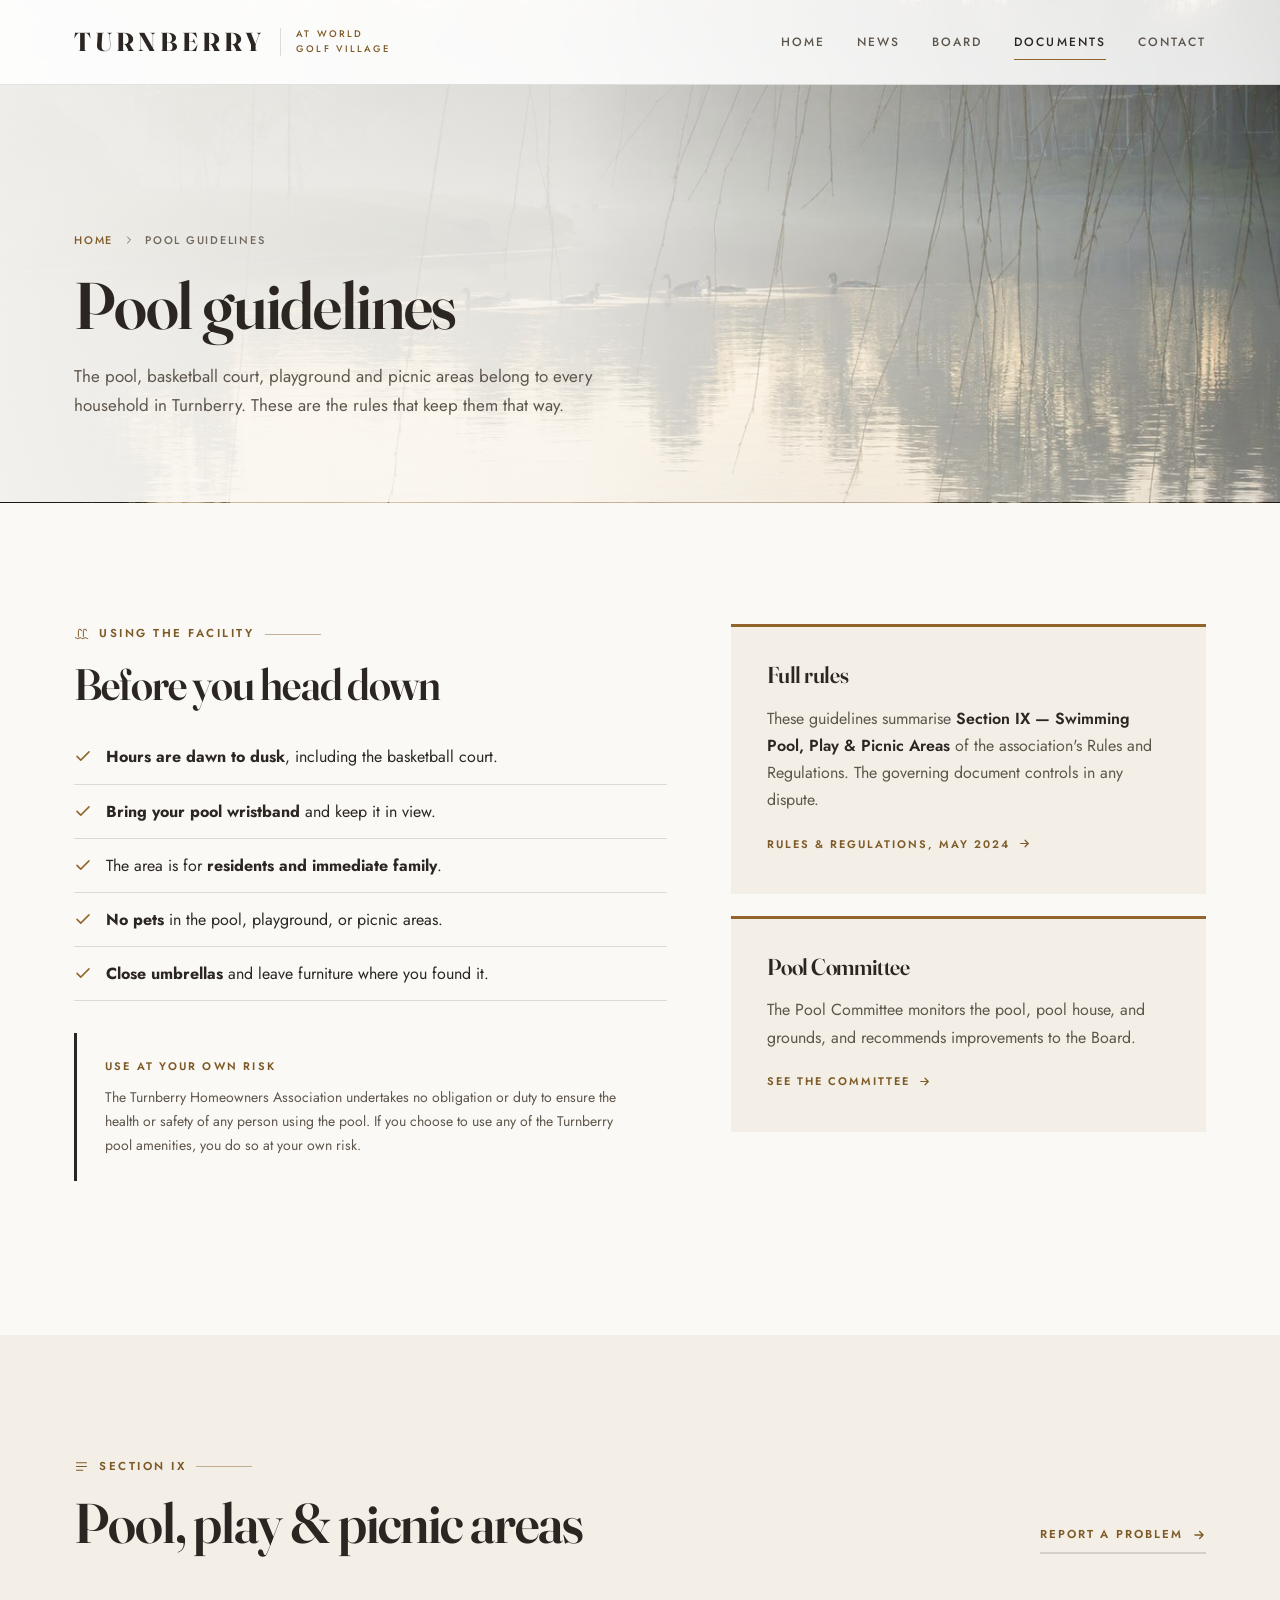
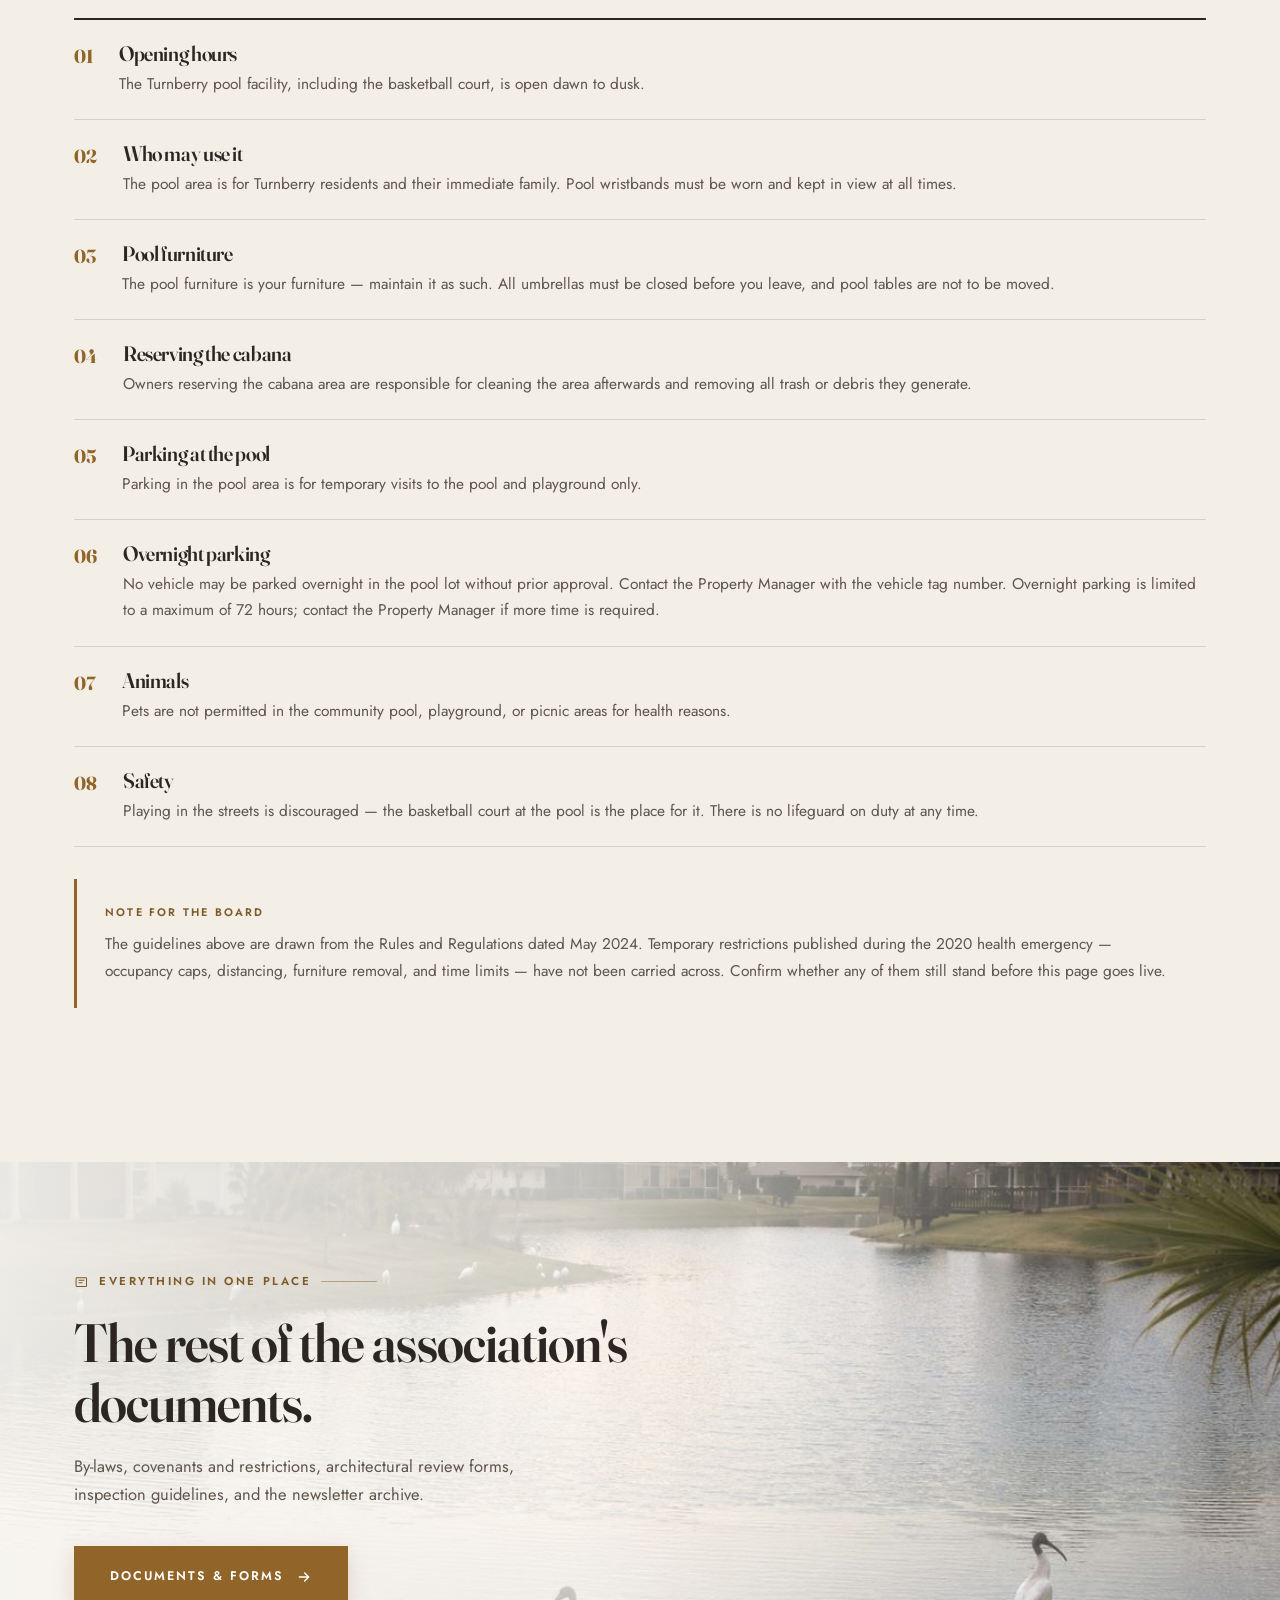
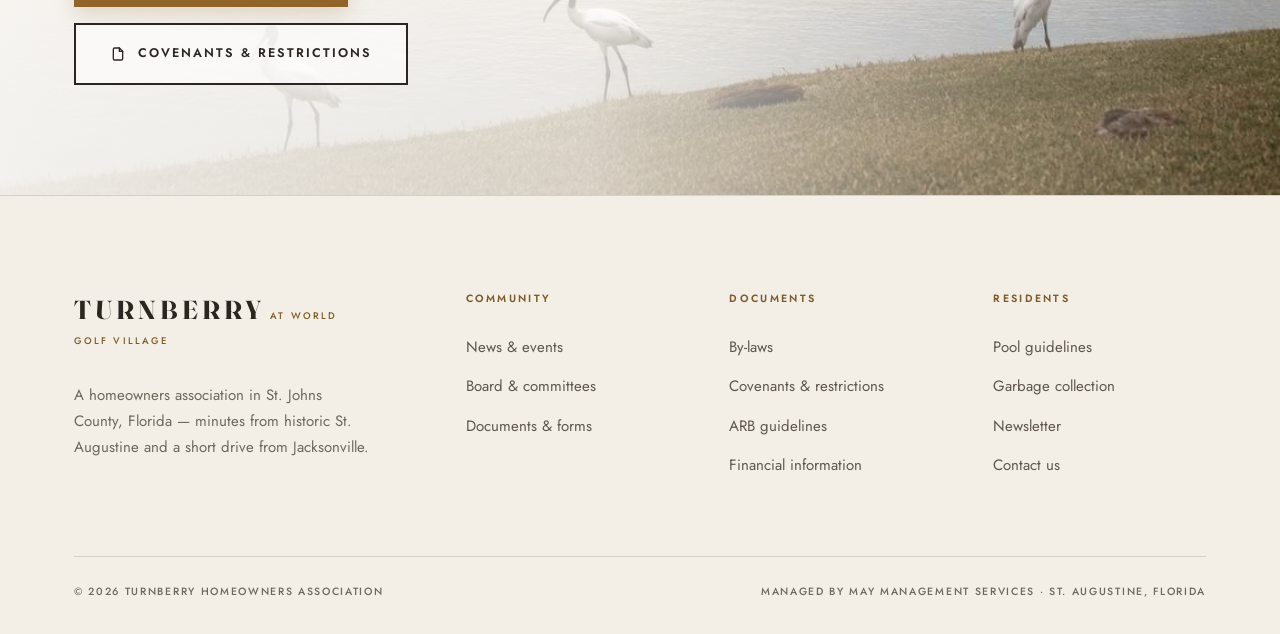
<file: pool-guidelines.html>
<!DOCTYPE html>
<html lang="en">
<head>
<meta charset="UTF-8">
<meta name="viewport" content="width=device-width, initial-scale=1.0">
<title>Pool Guidelines — Turnberry at World Golf Village</title>
<meta name="description" content="Pool, playground and picnic area guidelines for residents of Turnberry at World Golf Village, St. Augustine, Florida.">
<link rel="preconnect" href="https://fonts.googleapis.com">
<link rel="preconnect" href="https://fonts.gstatic.com" crossorigin>
<link href="https://fonts.googleapis.com/css2?family=Fraunces:opsz,wght@9..144,500;9..144,600;9..144,700&family=Jost:wght@400;500;600&display=swap" rel="stylesheet">
<link rel="stylesheet" href="assets/css/site.css?v=3">
</head>
<body>

<header class="head solid" id="head">
  <div class="wrap">
    <a class="brand" href="index.html">
      <span class="word">Turnberry</span>
      <span class="bar" aria-hidden="true"></span>
      <span class="sub">At World<br>Golf Village</span>
    </a>
    <nav class="nav" id="nav" aria-label="Main">
      <a href="index.html">Home</a>
      <a href="news-events.html">News</a>
      <a href="board-committees.html">Board</a>
      <a href="index.html#documents" class="on">Documents</a>
      <!-- GALLERY HIDDEN: <a href="index.html#gallery" class="is-hidden">Gallery</a> -->
      <a href="contact-us.html">Contact</a>
    </nav>
    <button class="burger" id="burger" aria-expanded="false" aria-controls="nav">Menu</button>
  </div>
</header>

<section class="page-head page-head--photo page-head--pool">
  <div class="wrap">
    <nav class="crumb" aria-label="Breadcrumb">
      <a href="index.html">Home</a>
      <svg viewBox="0 0 24 24" aria-hidden="true"><path d="M9 6l6 6-6 6"/></svg>
      <span>Pool guidelines</span>
    </nav>
    <h1>Pool guidelines</h1>
    <p class="lede">The pool, basketball court, playground and picnic areas belong to every household in Turnberry. These are the rules that keep them that way.</p>
  </div>
</section>

<!--  at a glance  -->
<section class="section">
  <div class="wrap">
    <div class="split">
      <div class="rise">
        <span class="label">
          <svg class="ic" style="width:15px;height:15px" viewBox="0 0 24 24"><path d="M2 17c2 0 2 1.6 4 1.6S8 17 10 17s2 1.6 4 1.6S16 17 18 17s2 1.6 4 1.6"/><path d="M7 15V6a2.5 2.5 0 0 1 5 0M15 15V6a2.5 2.5 0 0 1 5 0"/></svg>
          Using the facility
        </span>
        <h2 style="font-size:clamp(30px,4vw,44px);margin:16px 0 22px">Before you head down</h2>

        <ul class="checklist">
          <li>
            <svg viewBox="0 0 24 24"><path d="M4 12.5l5 5L20 6.5"/></svg>
            <span><strong>Hours are dawn to dusk</strong>, including the basketball court.</span>
          </li>
          <li>
            <svg viewBox="0 0 24 24"><path d="M4 12.5l5 5L20 6.5"/></svg>
            <span><strong>Bring your pool wristband</strong> and keep it in view.</span>
          </li>
          <li>
            <svg viewBox="0 0 24 24"><path d="M4 12.5l5 5L20 6.5"/></svg>
            <span>The area is for <strong>residents and immediate family</strong>.</span>
          </li>
          <li>
            <svg viewBox="0 0 24 24"><path d="M4 12.5l5 5L20 6.5"/></svg>
            <span><strong>No pets</strong> in the pool, playground, or picnic areas.</span>
          </li>
          <li>
            <svg viewBox="0 0 24 24"><path d="M4 12.5l5 5L20 6.5"/></svg>
            <span><strong>Close umbrellas</strong> and leave furniture where you found it.</span>
          </li>
        </ul>

        <div class="callout callout--legal">
          <h4>Use at your own risk</h4>
          <p>The Turnberry Homeowners Association undertakes no obligation or duty to ensure the health or safety of any person using the pool. If you choose to use any of the Turnberry pool amenities, you do so at your own risk.</p>
        </div>
      </div>

      <div class="rise">
        <div class="addr">
          <h3>Full rules</h3>
          <p>These guidelines summarise <strong>Section IX — Swimming Pool, Play &amp; Picnic Areas</strong> of the association's Rules and Regulations. The governing document controls in any dispute.</p>
          <a class="go" href="assets/pdf/Rules%20and%20Regulations%20&%20Compliance%20Policy%205-2024.pdf">
            Rules &amp; Regulations, May 2024
            <svg viewBox="0 0 24 24"><path d="M5 12h14M13 6l6 6-6 6"/></svg>
          </a>
        </div>
        <div class="addr">
          <h3>Pool Committee</h3>
          <p>The Pool Committee monitors the pool, pool house, and grounds, and recommends improvements to the Board.</p>
          <a class="go" href="board-committees.html#rosters">
            See the committee
            <svg viewBox="0 0 24 24"><path d="M5 12h14M13 6l6 6-6 6"/></svg>
          </a>
        </div>
      </div>
    </div>
  </div>
</section>

<!--  the rules  -->
<section class="section docs" id="rules">
  <div class="wrap">
    <div class="sec-head rise">
      <div>
        <span class="label">
          <svg class="ic" style="width:15px;height:15px" viewBox="0 0 24 24"><path d="M4 6h16M4 12h16M4 18h10"/></svg>
          Section IX
        </span>
        <h2>Pool, play &amp; picnic areas</h2>
      </div>
      <a class="more-link" href="contact-us.html">Report a problem <svg viewBox="0 0 24 24"><path d="M5 12h14M13 6l6 6-6 6"/></svg></a>
    </div>

    <ol class="rules rise">
      <li>
        <div>
          <h3>Opening hours</h3>
          <p>The Turnberry pool facility, including the basketball court, is open dawn to dusk.</p>
        </div>
      </li>
      <li>
        <div>
          <h3>Who may use it</h3>
          <p>The pool area is for Turnberry residents and their immediate family. Pool wristbands must be worn and kept in view at all times.</p>
        </div>
      </li>
      <li>
        <div>
          <h3>Pool furniture</h3>
          <p>The pool furniture is your furniture — maintain it as such. All umbrellas must be closed before you leave, and pool tables are not to be moved.</p>
        </div>
      </li>
      <li>
        <div>
          <h3>Reserving the cabana</h3>
          <p>Owners reserving the cabana area are responsible for cleaning the area afterwards and removing all trash or debris they generate.</p>
        </div>
      </li>
      <li>
        <div>
          <h3>Parking at the pool</h3>
          <p>Parking in the pool area is for temporary visits to the pool and playground only.</p>
        </div>
      </li>
      <li>
        <div>
          <h3>Overnight parking</h3>
          <p>No vehicle may be parked overnight in the pool lot without prior approval. Contact the Property Manager with the vehicle tag number. Overnight parking is limited to a maximum of 72 hours; contact the Property Manager if more time is required.</p>
        </div>
      </li>
      <li>
        <div>
          <h3>Animals</h3>
          <p>Pets are not permitted in the community pool, playground, or picnic areas for health reasons.</p>
        </div>
      </li>
      <li>
        <div>
          <h3>Safety</h3>
          <p>Playing in the streets is discouraged — the basketball court at the pool is the place for it. There is no lifeguard on duty at any time.</p>
        </div>
      </li>
    </ol>

    <div class="callout rise">
      <h4>Note for the Board</h4>
      <p>The guidelines above are drawn from the Rules and Regulations dated May 2024. Temporary restrictions published during the 2020 health emergency — occupancy caps, distancing, furniture removal, and time limits — have not been carried across. Confirm whether any of them still stand before this page goes live.</p>
    </div>
  </div>
</section>

<!--  plate  -->
<section class="plate plate--sunset on-dark">
  <div class="wrap">
    <div class="plate-in rise">
      <span class="label">
        <svg class="ic" style="width:15px;height:15px" viewBox="0 0 24 24"><path d="M4 6h16v14H4z"/><path d="M8 10h8M8 14h5"/></svg>
        Everything in one place
      </span>
      <h2>The rest of the association's documents.</h2>
      <p>By-laws, covenants and restrictions, architectural review forms, inspection guidelines, and the newsletter archive.</p>
      <div class="cta-row">
        <a class="btn btn--light" href="index.html#documents">
          Documents &amp; forms
          <svg viewBox="0 0 24 24"><path d="M5 12h14M13 6l6 6-6 6"/></svg>
        </a>
        <a class="btn btn--line" href="c-rs.html">
          <svg viewBox="0 0 24 24"><path d="M14 3H7a2 2 0 0 0-2 2v14a2 2 0 0 0 2 2h10a2 2 0 0 0 2-2V8z"/><path d="M14 3v5h5"/></svg>
          Covenants &amp; restrictions
        </a>
      </div>
    </div>
  </div>
</section>

<footer class="foot">
  <div class="wrap">
    <div class="foot-grid">
      <div>
        <a class="brand" href="index.html">
          <span class="word">Turnberry</span>
          <span class="bar" aria-hidden="true"></span>
          <span class="sub">At World<br>Golf Village</span>
        </a>
        <p class="blurb">A homeowners association in St. Johns County, Florida — minutes from historic St. Augustine and a short drive from Jacksonville.</p>
      </div>
      <div>
        <h4>Community</h4>
        <a href="news-events.html">News &amp; events</a>
        <a href="board-committees.html">Board &amp; committees</a>
        <a href="index.html#documents">Documents &amp; forms</a>
        <!-- GALLERY HIDDEN: <a href="index.html#gallery" class="is-hidden">Photo gallery</a> -->
      </div>
      <div>
        <h4>Documents</h4>
        <a href="assets/pdf/TBY%20By-laws.pdf">By-laws</a>
        <a href="c-rs.html">Covenants &amp; restrictions</a>
        <a href="assets/pdf/ARB%20GUIDELINES%2011-2024.pdf">ARB guidelines</a>
        <a href="financial-information.html">Financial information</a>
      </div>
      <div>
        <h4>Residents</h4>
        <a href="pool-guidelines.html">Pool guidelines</a>
        <a href="https://www.recyclestjohns.com">Garbage collection</a>
        <a href="assets/pdf/Turnberry%20Newsletter%2008-2026.pdf">Newsletter</a>
        <a href="contact-us.html">Contact us</a>
      </div>
    </div>
    <div class="foot-base">
      <span>© 2026 Turnberry Homeowners Association</span>
      <span>Managed by MAY Management Services · St. Augustine, Florida</span>
    </div>
  </div>
</footer>

<script src="assets/js/site.js?v=3"></script>
</body>
</html>
</file>
<file: assets/css/site.css>
/* Turnberry HOA — shared stylesheet
   Used by every page in this site. Page-specific rules go at the bottom.

   THEME: light. Surfaces are cream/white, text is dark ink, bronze is the accent.
   Photographs sit behind a light cream scrim (see --scrim) so headings stay dark.
   The photo lightbox on gallery.html is deliberately dark — that is not a leftover. */

:root{
  /* ---- LIGHT THEME ----
     Surfaces are cream/white; ink is used for TEXT and rules, not backgrounds. */
  --ink:#2B2621;          /* primary text + hairlines */
  --ink-2:#3A332C;
  --paper:#FFFFFF;        /* cards, raised surfaces */
  --stone:#FBF9F5;        /* page background */
  --stone-2:#F3EFE7;      /* alternating section */
  --stone-3:#EAE4D9;      /* accent band */
  --bronze:#916529;       /* accent — meets AA for white button text */
  --bronze-dk:#7E5A28;    /* accent text on light backgrounds */
  --bronze-lt:#B98F4E;
  --txt:#3A332C;
  --muted:#5E564C;
  --muted-lt:#6F675C;
  --line:rgba(43,38,33,.15);
  --line-dk:rgba(43,38,33,.12);
  --scrim:251,249,245;    /* cream used for photo overlays */

  --display:'Fraunces',Georgia,'Times New Roman',serif;
  --sans:'Jost',-apple-system,BlinkMacSystemFont,'Segoe UI',sans-serif;

  --wrap:1260px;
  --pad:clamp(22px,5.5vw,64px);
  --gap-sec:clamp(76px,9.5vw,132px);
}

*{box-sizing:border-box;margin:0;padding:0}
html{scroll-behavior:smooth}
body{
  background:var(--stone);color:var(--txt);
  font-family:var(--sans);font-size:17px;font-weight:400;line-height:1.7;
  -webkit-font-smoothing:antialiased;overflow-x:hidden;
}
img{max-width:100%;display:block}
a{color:inherit}
button,input{font-family:inherit}
:focus-visible{outline:2px solid var(--bronze);outline-offset:3px}

.wrap{max-width:var(--wrap);margin:0 auto;padding-inline:var(--pad);width:100%}

h1,h2,h3{
  font-family:var(--display);
  font-variation-settings:'SOFT' 0,'WONK' 0,'opsz' 144;
  font-weight:600;line-height:1.1;letter-spacing:-.018em;color:var(--ink);
}
.on-dark h1,.on-dark h2,.on-dark h3{color:var(--ink)}

.label{
  display:flex;align-items:center;gap:10px;
  font-size:11.5px;font-weight:600;letter-spacing:.22em;text-transform:uppercase;
  color:var(--bronze-dk);
}
.label svg{width:15px;height:15px;flex:none}
.on-dark .label{color:var(--bronze-dk)}
.label::after{content:'';height:1px;flex:1;max-width:56px;background:currentColor;opacity:.45}

.ic{width:22px;height:22px;stroke:currentColor;fill:none;stroke-width:1.6;stroke-linecap:round;stroke-linejoin:round}

/* ================= header ================= */
.head{
  position:fixed;inset:0 0 auto 0;z-index:80;
  /* Always carries a light background so the wordmark and nav stay readable
     over photography. It simply deepens on scroll. */
  background:rgba(255,255,255,.86);
  backdrop-filter:blur(14px);-webkit-backdrop-filter:blur(14px);
  border-bottom:1px solid var(--line-dk);
  transition:background .35s,border-color .35s,box-shadow .35s;
}
.head.solid{
  background:rgba(255,255,255,.96);
  backdrop-filter:blur(18px);-webkit-backdrop-filter:blur(18px);
  border-bottom-color:var(--line);box-shadow:0 1px 24px rgba(43,38,33,.07);
}
/* nav sits on white, so darken it for full legibility */
.nav a{color:var(--txt)}
.nav a.on{color:var(--bronze-dk)}
.nav a.on::after{transform:scaleX(1)}
.brand .word{color:var(--ink)}
.head .wrap{display:flex;align-items:center;gap:24px;min-height:84px}

.brand{display:flex;align-items:center;gap:15px;text-decoration:none;margin-right:auto;color:var(--ink)}
.brand .word{
  font-family:var(--display);font-variation-settings:'SOFT' 0,'WONK' 0,'opsz' 144;
  font-size:26px;font-weight:700;letter-spacing:.155em;text-transform:uppercase;line-height:1;
}
.brand .bar{width:1px;height:28px;background:var(--line);flex:none}
.brand .sub{
  font-size:9.5px;font-weight:500;letter-spacing:.22em;text-transform:uppercase;
  color:var(--bronze-dk);line-height:1.55;
}

.nav{display:flex;align-items:center;gap:32px}
.nav a{
  text-decoration:none;font-size:12px;font-weight:500;letter-spacing:.17em;
  text-transform:uppercase;color:var(--muted);padding-block:8px;position:relative;
}
.nav a::after{
  content:'';position:absolute;left:0;right:0;bottom:0;height:1.5px;background:var(--bronze);
  transform:scaleX(0);transform-origin:left;transition:transform .3s;
}
.nav a:hover,.nav a.on{color:var(--ink)}
.nav a:hover::after,.nav a.on::after{transform:scaleX(1)}

.burger{
  display:none;background:none;border:1px solid var(--line);color:var(--ink);
  padding:11px 16px;cursor:pointer;font-size:11px;font-weight:500;letter-spacing:.18em;text-transform:uppercase;
}

/* ================= buttons ================= */
.btn{
  display:inline-flex;align-items:center;gap:12px;
  padding:18px 34px;text-decoration:none;border:2px solid transparent;
  font-size:12.5px;font-weight:600;letter-spacing:.16em;text-transform:uppercase;
  transition:background .28s,color .28s,border-color .28s,box-shadow .28s;
}
.btn svg{width:16px;height:16px;stroke:currentColor;fill:none;stroke-width:2;stroke-linecap:round;stroke-linejoin:round;flex:none}
.btn--fill{background:var(--bronze);color:#fff;border-color:var(--bronze);box-shadow:0 8px 22px rgba(145,101,41,.2)}
.btn--fill:hover{background:var(--bronze-dk);border-color:var(--bronze-dk)}
.btn--light{background:var(--bronze);color:#fff;border-color:var(--bronze);box-shadow:0 8px 22px rgba(145,101,41,.2)}
.btn--light:hover{background:var(--bronze-dk);border-color:var(--bronze-dk)}
.btn--line{border-color:var(--ink);color:var(--ink);background:rgba(255,255,255,.6)}
.btn--line:hover{background:var(--ink);color:#fff;border-color:var(--ink)}
.btn--dark{border-color:var(--ink);color:var(--ink)}
.btn--dark:hover{background:var(--ink);color:var(--stone)}
.cta-row{display:flex;gap:16px;flex-wrap:wrap;margin-top:38px}

/* ================= hero ================= */
/* Banner: the Turnberry entrance monument. Upscaled from a 900px original —
   replace with the full-resolution photograph when the board supplies one. */
.hero{
  position:relative;min-height:min(96vh,900px);display:flex;align-items:flex-end;
  background:var(--stone) url('../img/hero-turnberry-entrance.jpg') center 62%/cover no-repeat;color:var(--txt);
}
.hero::before{
  content:'';position:absolute;inset:0;
  background:
    linear-gradient(to right,rgba(var(--scrim),.93) 0%,rgba(var(--scrim),.78) 40%,rgba(var(--scrim),.30) 70%,rgba(var(--scrim),.05) 100%),
    linear-gradient(to bottom,rgba(var(--scrim),.02) 0%,rgba(var(--scrim),.10) 45%,rgba(var(--scrim),.42) 100%);
}
.hero .wrap{position:relative;padding-block:150px clamp(58px,7vw,88px)}
.hero-inner{max-width:820px}
.hero h1{
  font-size:clamp(44px,7.2vw,88px);line-height:1.04;letter-spacing:-.028em;
  margin:24px 0 0;color:var(--ink);
}
.hero h1 em{font-style:italic;color:var(--bronze-dk);font-weight:600}
.hero .lede{
  margin-top:26px;max-width:560px;color:var(--muted);font-size:17px;line-height:1.75;
}
.hero-facts{
  display:flex;gap:clamp(18px,3.4vw,44px);flex-wrap:wrap;
  margin-top:clamp(42px,5.5vw,64px);padding-top:24px;border-top:1px solid var(--line);
  font-size:11px;font-weight:500;letter-spacing:.18em;text-transform:uppercase;color:var(--muted);
}
.hero-facts span{display:flex;align-items:center;gap:9px}
.hero-facts svg{width:15px;height:15px;stroke:var(--bronze);fill:none;stroke-width:1.8;stroke-linecap:round}

/* ================= quick access ================= */
.quick{background:var(--stone-2);border-bottom:1px solid var(--line)}
.quick .wrap{display:grid;grid-template-columns:repeat(4,1fr);column-gap:clamp(22px,3.2vw,46px)}
.qitem{padding-block:clamp(44px,5vw,58px);text-decoration:none;display:block;position:relative}
.qitem + .qitem::before{
  content:'';position:absolute;top:clamp(44px,5vw,58px);bottom:clamp(44px,5vw,58px);
  left:calc(clamp(22px,3.2vw,46px) / -2);width:1px;background:var(--line);
}
.qitem .ic{color:var(--bronze);margin-bottom:20px;transition:color .25s}
.qitem h3{font-size:25px;margin-bottom:9px;transition:color .25s}
.qitem p{font-size:14.5px;line-height:1.6;color:var(--muted);max-width:26ch}
.qitem .go{
  display:inline-flex;align-items:center;gap:8px;margin-top:18px;
  font-size:11px;font-weight:600;letter-spacing:.18em;text-transform:uppercase;color:var(--bronze-dk);
  border-bottom:2px solid transparent;padding-bottom:3px;transition:border-color .25s;
}
.qitem .go svg{width:13px;height:13px;stroke:currentColor;fill:none;stroke-width:2.2;stroke-linecap:round;stroke-linejoin:round}
.qitem:hover h3{color:var(--bronze-dk)}
.qitem:hover .go{border-bottom-color:var(--bronze)}

/* ================= sections ================= */
.section{padding-block:var(--gap-sec)}
.sec-head{display:flex;align-items:flex-end;justify-content:space-between;gap:28px;flex-wrap:wrap;margin-bottom:clamp(44px,5vw,66px)}
.sec-head h2{font-size:clamp(34px,4.9vw,56px);margin-top:16px;max-width:15ch}
.more-link{
  display:inline-flex;align-items:center;gap:9px;
  font-size:11.5px;font-weight:600;letter-spacing:.18em;text-transform:uppercase;text-decoration:none;
  color:var(--bronze-dk);border-bottom:2px solid var(--line);padding-bottom:7px;
  transition:border-color .25s;white-space:nowrap;
}
.more-link svg{width:14px;height:14px;stroke:currentColor;fill:none;stroke-width:2.2;stroke-linecap:round;stroke-linejoin:round}
.more-link:hover{border-bottom-color:var(--bronze)}
.on-dark .more-link{color:var(--bronze-dk);border-bottom-color:var(--line)}
.on-dark .more-link:hover{border-bottom-color:var(--bronze)}

/* ================= notices ================= */
.notice-grid{display:grid;grid-template-columns:repeat(3,1fr);gap:clamp(28px,4vw,54px)}
.notice{border-top:2px solid var(--ink);padding-top:26px}
.notice .shot{
  aspect-ratio:16/10;
  background-size:cover;
  background-position:center;
  background-color:var(--stone-2);
  margin-bottom:20px;
}
.notice .cat{
  display:flex;align-items:center;gap:9px;
  font-size:10.5px;font-weight:600;letter-spacing:.2em;text-transform:uppercase;color:var(--muted-lt);
}
.notice .cat svg{width:15px;height:15px;stroke:var(--bronze);fill:none;stroke-width:1.7;stroke-linecap:round;stroke-linejoin:round}
.notice h3{font-size:28px;margin:16px 0 12px;max-width:16ch}
.notice p{font-size:15.5px;line-height:1.68;color:var(--muted)}
.notice ul{list-style:none;margin-top:16px}
.notice li{font-size:15px;color:var(--muted);padding-left:22px;position:relative;margin-bottom:9px;line-height:1.6}
.notice li::before{content:'';position:absolute;left:0;top:11px;width:11px;height:2px;background:var(--bronze)}
.notice strong{color:var(--ink);font-weight:600}
.notice .more{
  display:inline-flex;align-items:center;gap:8px;margin-top:22px;
  font-size:11px;font-weight:600;letter-spacing:.18em;text-transform:uppercase;text-decoration:none;
  color:var(--bronze-dk);border-bottom:2px solid transparent;padding-bottom:3px;transition:border-color .25s;
}
.notice .more svg{width:13px;height:13px;stroke:currentColor;fill:none;stroke-width:2.2;stroke-linecap:round;stroke-linejoin:round}
.notice .more:hover{border-bottom-color:var(--bronze)}

/* ================= photo interstitial ================= */
.plate{
  position:relative;min-height:min(72vh,620px);display:flex;align-items:center;
  background:var(--stone-2) center 55%/cover no-repeat;color:var(--txt);
}
.plate::before{
  content:'';position:absolute;inset:0;
  background:linear-gradient(to right,rgba(var(--scrim),.93) 0%,rgba(var(--scrim),.76) 46%,rgba(var(--scrim),.32) 76%,rgba(var(--scrim),.08) 100%);
}
.plate .wrap{position:relative;padding-block:clamp(70px,9vw,110px)}
.plate-in{max-width:600px}
.plate h2{font-size:clamp(32px,4.6vw,54px);color:var(--ink);margin:22px 0 20px}
.plate p{color:var(--muted);font-size:16.5px;max-width:46ch}

/* ================= documents ================= */
.docs{background:var(--stone-2)}
.search{display:flex;align-items:center;gap:14px;border-bottom:2px solid var(--ink);max-width:470px;padding-bottom:14px;margin-bottom:clamp(40px,5vw,58px)}
.search svg{width:19px;height:19px;stroke:var(--bronze-dk);fill:none;stroke-width:1.9;stroke-linecap:round;flex:none}
.search input{border:0;outline:0;background:transparent;width:100%;font-size:16px;font-weight:400;color:var(--ink)}
.search input::placeholder{color:var(--muted-lt)}
.doc-cols{display:grid;grid-template-columns:repeat(3,1fr);gap:clamp(28px,4vw,54px)}
.doc-col h3{
  font-family:var(--sans);font-size:11px;font-weight:600;letter-spacing:.22em;text-transform:uppercase;
  color:var(--muted);padding-bottom:16px;border-bottom:2px solid var(--ink);margin-bottom:4px;
}
.doc-col a{
  display:flex;align-items:center;gap:13px;text-decoration:none;padding:16px 0;
  border-bottom:1px solid var(--line);font-size:16px;font-weight:400;color:var(--ink);transition:color .25s;
}
/* a single entry that bundles several documents into one download */
.doc-col a.multi{align-items:flex-start;flex-wrap:wrap}
.doc-col a.multi svg{margin-top:3px}
.doc-col a.multi .t{display:flex;flex-direction:column;gap:5px;flex:1;min-width:0}
.doc-col a.multi .incl{
  font-size:13px;line-height:1.5;color:var(--muted);font-weight:400;
}
.doc-col a.multi .incl b{color:var(--muted);font-weight:600}
.doc-col a.multi:hover .incl{color:var(--muted)}
.doc-col a svg{width:17px;height:17px;stroke:var(--bronze);fill:none;stroke-width:1.6;stroke-linecap:round;stroke-linejoin:round;flex:none;transition:stroke .25s}
.doc-col a:hover{color:var(--bronze-dk)}
.doc-col a:hover svg{stroke:var(--bronze-dk)}
.doc-col .rev{margin-left:auto;font-size:11px;font-weight:500;letter-spacing:.12em;color:var(--muted-lt);flex:none}

/* ================= gallery ================= */
.gallery{background:var(--stone-2)}
.gal-grid{display:grid;grid-template-columns:repeat(4,1fr);grid-auto-rows:clamp(160px,19vw,240px);gap:clamp(12px,1.6vw,20px)}
.gal{
  position:relative;overflow:hidden;text-decoration:none;display:flex;align-items:flex-end;
  padding:24px;background-size:cover;background-position:center;
  transition:transform .5s cubic-bezier(.2,.7,.3,1);
}
.gal::before{
  content:'';position:absolute;inset:0;
  background:linear-gradient(to top,rgba(20,17,14,.82) 0%,rgba(20,17,14,.1) 58%,rgba(20,17,14,0) 100%);
  transition:opacity .4s;
}
.gal:hover{transform:scale(1.015)}
.gal:hover::before{opacity:.82}
.gal-txt{position:relative}
.gal h3{font-size:23px;color:#fff;line-height:1.2;text-shadow:0 2px 14px rgba(0,0,0,.5)}
.gal .count{
  display:flex;align-items:center;gap:8px;margin-top:9px;
  font-size:10.5px;font-weight:600;letter-spacing:.18em;text-transform:uppercase;color:var(--bronze-lt);
}
.gal .count svg{width:13px;height:13px;stroke:currentColor;fill:none;stroke-width:1.9;stroke-linecap:round;stroke-linejoin:round}
.gal--a{grid-column:span 2;grid-row:span 2;background-image:url('../img/lake-ibis.jpg')}
.gal--b{background-image:url('../img/heron-flight.jpg')}
.gal--c{background-image:url('../img/morning-mist.jpg')}
.gal--d{grid-column:span 2;background-image:url('../img/hero-lake-sunset.jpg')}

/* ================= board band ================= */
.band{background:var(--stone-3)}
.band-grid{display:grid;grid-template-columns:1.15fr 1fr;gap:clamp(36px,6vw,84px);align-items:center}
.band h2{font-size:clamp(32px,4.6vw,52px);margin:18px 0 20px;max-width:14ch}
.band p{max-width:44ch;color:var(--muted);font-size:16.5px}
.contact-list{border-top:2px solid var(--ink)}
.contact-list div{display:flex;justify-content:space-between;align-items:center;gap:20px;padding:19px 0;border-bottom:1px solid var(--line)}
.contact-list .k{display:flex;align-items:center;gap:11px;font-size:11px;font-weight:600;letter-spacing:.19em;text-transform:uppercase;color:var(--muted);flex:none}
.contact-list .k svg{width:16px;height:16px;stroke:var(--bronze-dk);fill:none;stroke-width:1.7;stroke-linecap:round;stroke-linejoin:round}
.contact-list .v{
  font-family:var(--display);font-variation-settings:'SOFT' 0,'WONK' 0,'opsz' 144;
  font-size:22px;font-weight:600;color:var(--ink);text-decoration:none;text-align:right;transition:color .25s;
}
.contact-list .v:hover{color:var(--bronze-dk)}

/* ================= footer ================= */
.foot{background:var(--stone-2);color:var(--muted);border-top:1px solid var(--line);padding-block:clamp(64px,8vw,94px) 34px}
.foot .brand{color:var(--ink);margin:0}
.foot-grid{display:grid;grid-template-columns:1.6fr 1fr 1fr 1fr;gap:clamp(30px,4vw,52px)}
.foot h4{font-family:var(--sans);font-size:10.5px;font-weight:600;letter-spacing:.22em;text-transform:uppercase;color:var(--bronze-dk);margin-bottom:20px}
.foot a{display:block;padding:7px 0;text-decoration:none;font-size:15px;color:var(--muted);transition:color .25s}
.foot a:hover{color:var(--bronze-dk)}
.foot .blurb{margin-top:22px;max-width:33ch;font-size:15px;color:var(--muted-lt);line-height:1.75}
.foot-base{
  margin-top:clamp(46px,6vw,70px);padding-top:26px;border-top:1px solid var(--line);
  display:flex;justify-content:space-between;gap:18px;flex-wrap:wrap;
  font-size:10.5px;font-weight:500;letter-spacing:.16em;text-transform:uppercase;color:var(--muted-lt);
}

/* ================= reveal ================= */
.rise{opacity:0;transform:translateY(24px);transition:opacity .85s cubic-bezier(.2,.7,.3,1),transform .85s cubic-bezier(.2,.7,.3,1)}
.rise.in{opacity:1;transform:none}

/* ================= responsive ================= */
@media (max-width:1080px){
  .quick .wrap{grid-template-columns:repeat(2,1fr)}
  .qitem + .qitem::before{display:none}
  .qitem{border-top:1px solid var(--line);padding-block:38px}
  .quick .wrap > .qitem:first-child,.quick .wrap > .qitem:nth-child(2){border-top:0}
  .foot-grid{grid-template-columns:1fr 1fr}
}
@media (max-width:900px){
  .burger{display:block}
  .nav{
    display:none;position:absolute;top:100%;left:0;right:0;background:#fff;
    flex-direction:column;align-items:stretch;gap:0;padding:8px var(--pad) 26px;border-bottom:1px solid var(--line-dk);
  }
  .nav.open{display:flex}
  .nav a{padding-block:15px;border-bottom:1px solid var(--line);font-size:13px}
  .head .wrap{position:relative}
  .head{background:rgba(255,255,255,.94);backdrop-filter:blur(16px);border-bottom-color:var(--line)}
  .notice-grid,.doc-cols,.band-grid{grid-template-columns:1fr}
  .notice-grid{gap:44px}
  .hero{min-height:auto;background-image:url('../img/hero-turnberry-entrance-sm.jpg')}
  .hero .wrap{padding-block:168px 62px}
  /* narrow viewports: text spans the full width, so the wash must too */
  .hero::before,.page-head--photo::before,.plate::before{
    background:
      linear-gradient(to bottom,rgba(var(--scrim),.72) 0%,rgba(var(--scrim),.86) 55%,rgba(var(--scrim),.94) 100%);
  }
  .gal-grid{grid-template-columns:repeat(2,1fr)}
  .gal--a{grid-column:span 2;grid-row:span 1}
  .gal--d{grid-column:span 2}
}
@media (max-width:640px){
  body{font-size:16px}
  .quick .wrap{grid-template-columns:1fr}
  .quick .wrap > .qitem:nth-child(2){border-top:1px solid var(--line)}
  .foot-grid{grid-template-columns:1fr}
  .brand .bar,.brand .sub{display:none}
  .brand .word{font-size:23px}
  .cta-row .btn{flex:1 1 100%;justify-content:center}
  .contact-list div{flex-direction:column;align-items:flex-start;gap:8px}
  .contact-list .v{text-align:left}
  .gal-grid{grid-template-columns:1fr;grid-auto-rows:210px}
  .gal--a,.gal--d{grid-column:span 1}
}
@media (prefers-reduced-motion:reduce){
  *{transition:none!important;animation:none!important}
  .rise{opacity:1;transform:none}
  html{scroll-behavior:auto}
}


/* =========================================================
   INNER PAGES — compact page header (no full-bleed photo)
   Used by every page except index.html
   ========================================================= */
.page-head{
  background:var(--stone-2);color:var(--txt);border-bottom:1px solid var(--line);
  padding-block:clamp(140px,15vw,190px) clamp(52px,6vw,76px);
}
.page-head h1{font-size:clamp(38px,5.6vw,66px);color:var(--ink);margin-top:20px;max-width:18ch}
.page-head .lede{margin-top:20px;max-width:56ch;color:var(--muted);font-size:17px}
.crumb{
  display:flex;align-items:center;gap:10px;margin-top:26px;
  font-size:11px;font-weight:500;letter-spacing:.16em;text-transform:uppercase;
  color:var(--muted-lt);
}
.crumb a{text-decoration:none;color:var(--bronze-dk)}
.crumb a:hover{color:var(--ink)}
.crumb svg{width:12px;height:12px;stroke:currentColor;fill:none;stroke-width:2;stroke-linecap:round;stroke-linejoin:round}

/* generic prose block for policy / text pages */
.prose{max-width:74ch}
.prose h2{font-size:clamp(28px,3.6vw,40px);margin:48px 0 16px}
.prose h3{font-size:24px;margin:34px 0 12px}
.prose p{margin-bottom:18px;color:var(--muted);font-size:16.5px}
.prose ul,.prose ol{margin:0 0 18px 22px;color:var(--muted)}
.prose li{margin-bottom:8px}
.prose a{color:var(--bronze-dk);text-underline-offset:4px}


/* =========================================================
   PLATE VARIANTS
   ========================================================= */
.plate--mist{background-image:url('../img/morning-mist.jpg')}
.plate--sunset{background-image:url('../img/lake-ibis.jpg')}
.plate--lake{background-image:url('../img/lake-ibis.jpg')}

/* =========================================================
   PAGE HEADER WITH PHOTOGRAPH
   ========================================================= */
.page-head--photo{
  position:relative;background-size:cover;background-position:center 55%;
  padding-block:clamp(150px,16vw,205px) clamp(54px,6.5vw,82px);
}
.page-head--photo::before{
  content:'';position:absolute;inset:0;
  background:
    linear-gradient(to right,rgba(var(--scrim),.94) 0%,rgba(var(--scrim),.80) 44%,rgba(var(--scrim),.38) 74%,rgba(var(--scrim),.12) 100%),
    linear-gradient(to bottom,rgba(var(--scrim),.04) 0%,rgba(var(--scrim),.14) 50%,rgba(var(--scrim),.40) 100%);
}
.page-head--photo .wrap{position:relative}
.page-head--photo h1{text-shadow:none}
.page-head--news{background-image:url('../img/lake-ibis.jpg')}
.page-head--board{background-image:url('../img/Image26.jpg')}

/* =========================================================
   NEWS POSTS
   ========================================================= */
.posts{display:grid;grid-template-columns:repeat(2,1fr);gap:clamp(30px,4vw,56px)}
.post{border-top:2px solid var(--ink);padding-top:26px}
.post .cat{
  display:flex;align-items:center;gap:9px;
  font-size:10.5px;font-weight:600;letter-spacing:.2em;text-transform:uppercase;color:var(--muted-lt);
}
.post .cat svg{width:15px;height:15px;stroke:var(--bronze);fill:none;stroke-width:1.7;stroke-linecap:round;stroke-linejoin:round;flex:none}
.post h2,.post h3{font-size:29px;margin:16px 0 12px;max-width:20ch}
.post p{font-size:16px;line-height:1.7;color:var(--muted);margin-bottom:14px}
.post ul{list-style:none;margin:16px 0}
.post li{font-size:15.5px;color:var(--muted);padding-left:22px;position:relative;margin-bottom:9px;line-height:1.6}
.post li::before{content:'';position:absolute;left:0;top:11px;width:11px;height:2px;background:var(--bronze)}
.post strong{color:var(--ink);font-weight:600}
.post .more{
  display:inline-flex;align-items:center;gap:8px;margin-top:8px;
  font-size:11px;font-weight:600;letter-spacing:.18em;text-transform:uppercase;text-decoration:none;
  color:var(--bronze-dk);border-bottom:2px solid transparent;padding-bottom:3px;transition:border-color .25s;
}
.post .more svg{width:13px;height:13px;stroke:currentColor;fill:none;stroke-width:2.2;stroke-linecap:round;stroke-linejoin:round}
.post .more:hover{border-bottom-color:var(--bronze)}

.post--feature{
  grid-column:span 2;display:grid;grid-template-columns:1.05fr 1fr;
  gap:clamp(28px,4vw,56px);align-items:center;border-top-color:var(--bronze);
}
.post--feature .shot{aspect-ratio:4/3;background-size:cover;background-position:center;order:2}
.post--feature h2{font-size:clamp(32px,4.2vw,44px)}

/* =========================================================
   EVENTS
   ========================================================= */
.events{background:var(--stone-2)}
.event{
  display:grid;grid-template-columns:auto 1fr auto;gap:clamp(20px,3vw,40px);
  align-items:center;padding:26px 0;border-bottom:1px solid var(--line);
}
.event:first-of-type{border-top:2px solid var(--ink)}
.event .when{text-align:center;min-width:74px}
.event .when .d{
  font-family:var(--display);font-variation-settings:'SOFT' 0,'WONK' 0,'opsz' 144;
  font-size:40px;font-weight:700;line-height:1;color:var(--ink);display:block;
}
.event .when .m{font-size:10.5px;font-weight:600;letter-spacing:.2em;text-transform:uppercase;color:var(--bronze-dk);display:block;margin-top:5px}
.event h3{font-size:23px;margin-bottom:5px}
.event p{font-size:14.5px;color:var(--muted)}
.event .where{
  display:flex;align-items:center;gap:9px;font-size:11px;font-weight:600;
  letter-spacing:.16em;text-transform:uppercase;color:var(--muted-lt);white-space:nowrap;
}
.event .where svg{width:15px;height:15px;stroke:var(--bronze);fill:none;stroke-width:1.7;stroke-linecap:round;stroke-linejoin:round}

/* =========================================================
   BOARD MEMBERS
   ========================================================= */
.board-grid{display:grid;grid-template-columns:repeat(5,1fr);gap:clamp(14px,1.8vw,22px)}
.person{
  background:var(--paper);border:1px solid var(--line);border-top:3px solid var(--bronze);
  padding:clamp(24px,2.6vw,32px) clamp(20px,2.2vw,26px);display:flex;flex-direction:column;min-height:100%;
}
.person .mono{
  font-family:var(--display);font-variation-settings:'SOFT' 0,'WONK' 0,'opsz' 144;
  font-size:32px;font-weight:700;color:var(--bronze);letter-spacing:.06em;line-height:1;margin-bottom:22px;
}
.person .role{font-size:10.5px;font-weight:600;letter-spacing:.2em;text-transform:uppercase;color:var(--muted)}
.person h3{font-size:25px;margin:9px 0 auto;line-height:1.15}
.person .term{
  display:flex;align-items:center;gap:8px;margin-top:18px;padding-top:14px;border-top:1px solid var(--line);
  font-size:11px;font-weight:500;letter-spacing:.1em;color:var(--muted-lt);
}
.person .term svg{width:14px;height:14px;stroke:var(--bronze);fill:none;stroke-width:1.7;stroke-linecap:round;stroke-linejoin:round;flex:none}
.person--open{background:transparent;border:1px dashed var(--line);border-top:3px solid var(--muted-lt)}
.person--open .mono{color:var(--muted-lt)}

/* =========================================================
   COMMITTEE ROSTERS
   ========================================================= */
.committees{display:grid;grid-template-columns:repeat(3,1fr);gap:clamp(26px,3.4vw,48px)}
.cmt{border-top:2px solid var(--ink);padding-top:24px}
.cmt h3{font-size:24px;margin-bottom:16px;max-width:18ch}
.cmt ul{list-style:none}
.cmt li{font-size:15.5px;color:var(--muted);padding:7px 0;border-bottom:1px solid var(--line)}
.cmt li:last-child{border-bottom:0}
.cmt li.chair{color:var(--ink);font-weight:600}
.cmt li.chair span{
  display:inline-block;margin-left:9px;font-size:9.5px;font-weight:600;letter-spacing:.16em;
  text-transform:uppercase;color:#fff;background:var(--bronze);padding:2px 8px;vertical-align:2px;
}
.cmt li.tbd{color:var(--muted-lt);font-style:italic}

/* =========================================================
   ACCORDION — committee responsibilities
   ========================================================= */
.acc{border-bottom:1px solid var(--line)}
.acc:first-of-type{border-top:2px solid var(--ink)}
.acc summary{
  cursor:pointer;padding:26px 0;display:flex;align-items:center;justify-content:space-between;gap:24px;
  font-family:var(--display);font-variation-settings:'SOFT' 0,'WONK' 0,'opsz' 144;
  font-size:clamp(21px,2.4vw,27px);font-weight:600;color:var(--ink);list-style:none;
}
.acc summary::-webkit-details-marker{display:none}
.acc summary:hover{color:var(--bronze-dk)}
.acc .sign{
  width:26px;height:26px;flex:none;stroke:var(--bronze);fill:none;stroke-width:2;stroke-linecap:round;
  transition:transform .3s ease;
}
.acc[open] .sign{transform:rotate(45deg)}
.acc .who{
  display:block;font-family:var(--sans);font-size:11px;font-weight:600;letter-spacing:.18em;
  text-transform:uppercase;color:var(--bronze-dk);margin-bottom:8px;
}
.acc-body{padding:0 0 30px;max-width:80ch}
.acc-body p{color:var(--muted);font-size:16px;margin-bottom:14px}
.acc-body p:last-child{margin-bottom:0}

@media (max-width:1080px){
  .board-grid{grid-template-columns:repeat(3,1fr)}
  .committees{grid-template-columns:repeat(2,1fr)}
}
@media (max-width:900px){
  .posts{grid-template-columns:1fr}
  .post--feature{grid-column:span 1;grid-template-columns:1fr}
  .post--feature .shot{order:0;aspect-ratio:16/9}
  .event{grid-template-columns:auto 1fr;row-gap:12px}
  .event .where{grid-column:2}
}
@media (max-width:640px){
  .board-grid{grid-template-columns:repeat(2,1fr)}
  .committees{grid-template-columns:1fr}
  .event .when .d{font-size:32px}
}


/* =========================================================
   POST IMAGERY
   ========================================================= */
.post .shot{background-size:cover;background-position:center;background-color:var(--stone-2)}
.post--media .shot{aspect-ratio:16/10;margin-bottom:24px}
.post--feature.post--flip .shot{order:0}

/* framed reproduction of a printed notice / flyer */
.post .scan{
  display:block;width:100%;height:auto;border:1px solid var(--line);background:#fff;
}
.post .caption{
  display:flex;align-items:center;gap:9px;margin-top:12px;
  font-size:11px;font-weight:500;letter-spacing:.12em;text-transform:uppercase;color:var(--muted-lt);
}
.post .caption svg{width:14px;height:14px;stroke:var(--bronze);fill:none;stroke-width:1.7;stroke-linecap:round;stroke-linejoin:round;flex:none}

/* three-step how-to strip */
.steps{display:grid;grid-template-columns:repeat(3,1fr);gap:clamp(20px,2.6vw,34px);margin:26px 0 22px}
.step{border-top:2px solid var(--bronze);padding-top:18px}
.step h4{
  font-family:var(--display);font-variation-settings:'SOFT' 0,'WONK' 0,'opsz' 144;
  font-size:20px;font-weight:600;color:var(--ink);margin-bottom:9px;line-height:1.2;
}
.step p{font-size:14.5px;line-height:1.62;color:var(--muted);margin:0}

/* small contact strip inside a post */
.post-contact{
  display:flex;flex-wrap:wrap;gap:12px 30px;align-items:center;
  border-top:1px solid var(--line);margin-top:22px;padding-top:20px;
}
.post-contact a,.post-contact span{
  display:flex;align-items:center;gap:9px;text-decoration:none;
  font-size:14.5px;color:var(--ink);
}
.post-contact a:hover{color:var(--bronze-dk)}
.post-contact svg{width:16px;height:16px;stroke:var(--bronze);fill:none;stroke-width:1.7;stroke-linecap:round;stroke-linejoin:round;flex:none}

@media (max-width:900px){
  .steps{grid-template-columns:1fr;gap:22px}
  .post--feature.post--flip .shot{order:0}
}


/* =========================================================
   PAGE HEADER VARIANTS
   ========================================================= */
.page-head--contact{background-image:url('../img/lake-ibis.jpg')}
.page-head--pool{background-image:url('../img/morning-mist.jpg')}
.page-head--crs{background-image:url('../img/heron-flight.jpg')}
.page-head--finance{background-image:url('../img/Image25.jpg')}
.page-head--gallery{background-image:url('../img/Image29.jpg')}

/* =========================================================
   SPLIT LAYOUT
   ========================================================= */
.split{display:grid;grid-template-columns:1.25fr 1fr;gap:clamp(36px,5vw,76px);align-items:start}
.split--even{grid-template-columns:1fr 1fr}

/* =========================================================
   FORM
   ========================================================= */
.form-grid{display:grid;grid-template-columns:1fr 1fr;gap:22px}
.field{display:flex;flex-direction:column;gap:9px}
.field--full{grid-column:span 2}
.field label{font-size:11px;font-weight:600;letter-spacing:.18em;text-transform:uppercase;color:var(--muted)}
.field input,.field select,.field textarea{
  border:1px solid var(--line);border-bottom:2px solid var(--ink);border-radius:0;
  background:#fff;padding:15px 16px;font-family:var(--sans);font-size:16px;font-weight:400;color:var(--ink);
  transition:border-color .25s;width:100%;
}
.field textarea{min-height:165px;resize:vertical}
.field select{appearance:none;background-image:linear-gradient(45deg,transparent 50%,var(--bronze) 50%),linear-gradient(135deg,var(--bronze) 50%,transparent 50%);background-position:calc(100% - 20px) 22px,calc(100% - 14px) 22px;background-size:6px 6px;background-repeat:no-repeat;cursor:pointer}
.field input:focus,.field select:focus,.field textarea:focus{outline:none;border-bottom-color:var(--bronze)}
.field input[aria-invalid="true"],.field textarea[aria-invalid="true"]{border-bottom-color:#A03B25}
.field .err{font-size:13px;color:#A03B25;min-height:0}
.verify{display:flex;align-items:flex-end;gap:16px;flex-wrap:wrap}
.verify .sum{
  font-family:var(--display);font-variation-settings:'SOFT' 0,'WONK' 0,'opsz' 144;
  font-size:26px;font-weight:600;color:var(--ink);background:var(--stone-2);
  border:1px solid var(--line);padding:11px 22px;white-space:nowrap;user-select:none;
}
.verify .field{flex:1;min-width:130px}
.form-actions{display:flex;gap:14px;flex-wrap:wrap;align-items:center;margin-top:8px}
.form-msg{font-size:15px;padding:16px 20px;border-left:3px solid var(--bronze);background:var(--stone-2);display:none}
.form-msg.show{display:block}
button.btn{cursor:pointer;font-family:var(--sans)}
.btn--ghost{background:none;border-color:var(--line);color:var(--muted)}
.btn--ghost:hover{border-color:var(--ink);color:var(--ink)}

/* =========================================================
   ADDRESS / INFO CARD
   ========================================================= */
.addr{background:var(--stone-2);border-top:3px solid var(--bronze);padding:clamp(26px,3vw,36px)}
.addr + .addr{margin-top:22px}
.addr h3{font-size:23px;margin-bottom:16px}
.addr p{font-size:16px;color:var(--muted);margin-bottom:14px;line-height:1.7}
.addr strong{color:var(--ink);font-weight:600}
.addr .go{
  display:inline-flex;align-items:center;gap:8px;font-size:11px;font-weight:600;
  letter-spacing:.18em;text-transform:uppercase;color:var(--bronze-dk);text-decoration:none;
  border-bottom:2px solid transparent;padding-bottom:3px;transition:border-color .25s;
}
.addr .go svg{width:13px;height:13px;stroke:currentColor;fill:none;stroke-width:2.2;stroke-linecap:round;stroke-linejoin:round}
.addr .go:hover{border-bottom-color:var(--bronze)}

/* =========================================================
   DOCUMENT STACK
   ========================================================= */
.stack{border-top:2px solid var(--ink)}
.stack a,.stack .row{
  display:flex;align-items:center;gap:clamp(16px,2.4vw,26px);padding:22px 0;
  border-bottom:1px solid var(--line);text-decoration:none;transition:background .25s;
}
.stack a:hover{background:rgba(168,124,60,.06)}
.stack .doc-ic{
  width:46px;height:46px;flex:none;border:1px solid var(--line);display:grid;place-items:center;
  transition:border-color .25s,background .25s;
}
.stack .doc-ic svg{width:20px;height:20px;stroke:var(--bronze);fill:none;stroke-width:1.6;stroke-linecap:round;stroke-linejoin:round}
.stack a:hover .doc-ic{border-color:var(--bronze);background:#fff}
.stack h3{font-size:22px;line-height:1.25}
.stack .meta{font-size:13.5px;color:var(--muted-lt);margin-top:3px}
.stack .arrow{margin-left:auto;flex:none;width:20px;height:20px;stroke:var(--bronze);fill:none;stroke-width:2;stroke-linecap:round;stroke-linejoin:round}

/* =========================================================
   CALLOUT
   ========================================================= */
.callout{border-left:3px solid var(--bronze);background:var(--stone-2);padding:24px 28px;margin:32px 0}
.callout h4{
  font-family:var(--sans);font-size:11px;font-weight:600;letter-spacing:.2em;
  text-transform:uppercase;color:var(--bronze-dk);margin-bottom:10px;
}
.callout p{font-size:15.5px;color:var(--muted);margin:0 0 12px;line-height:1.7}
.callout p:last-child{margin-bottom:0}
.callout--legal{background:transparent;border-left-color:var(--ink)}
.callout--legal p{font-size:14px;color:var(--muted)}

/* =========================================================
   NUMBERED RULES
   ========================================================= */
.rules{counter-reset:r;border-top:2px solid var(--ink);list-style:none}
.rules li{
  counter-increment:r;display:grid;grid-template-columns:auto 1fr;gap:clamp(16px,2.4vw,26px);
  padding:22px 0;border-bottom:1px solid var(--line);
}
.rules li::before{
  content:counter(r,decimal-leading-zero);
  font-family:var(--display);font-variation-settings:'SOFT' 0,'WONK' 0,'opsz' 144;
  font-size:19px;font-weight:700;color:var(--bronze);line-height:1.5;
}
.rules h3{font-size:21px;margin-bottom:6px}
.rules p{font-size:15.5px;color:var(--muted);margin:0;line-height:1.68}

/* =========================================================
   CHECKLIST
   ========================================================= */
.checklist{list-style:none}
.checklist li{
  display:grid;grid-template-columns:auto 1fr;gap:14px;align-items:start;
  padding:13px 0;border-bottom:1px solid var(--line);font-size:16px;color:var(--ink);
}
.checklist svg{width:18px;height:18px;stroke:var(--bronze);fill:none;stroke-width:2;stroke-linecap:round;stroke-linejoin:round;margin-top:4px}

@media (max-width:900px){
  .split,.split--even{grid-template-columns:1fr}
  .form-grid{grid-template-columns:1fr}
  .field--full{grid-column:span 1}
}


/* =========================================================
   GALLERY PAGE EXTENSIONS
   ========================================================= */
.gallery-filter {
  display: flex;
  flex-wrap: wrap;
  gap: 12px 28px;
  margin-bottom: clamp(34px, 4vw, 54px);
  border-bottom: 1px solid var(--line);
  padding-bottom: 20px;
}
.filter-btn {
  background: none;
  border: none;
  font-family: var(--sans);
  font-size: 12px;
  font-weight: 600;
  letter-spacing: .18em;
  text-transform: uppercase;
  color: var(--muted-lt);
  cursor: pointer;
  padding: 6px 0;
  position: relative;
  transition: color .25s ease;
}
.filter-btn::after {
  content: '';
  position: absolute;
  left: 0;
  right: 0;
  bottom: -21px;
  height: 2px;
  background: var(--bronze);
  transform: scaleX(0);
  transform-origin: left;
  transition: transform .25s ease;
}
.filter-btn:hover {
  color: var(--ink);
}
.filter-btn.active {
  color: var(--bronze-dk);
}
.filter-btn.active::after {
  transform: scaleX(1);
}

/* Photo Grid */
.gallery-photos {
  display: grid;
  grid-template-columns: repeat(3, 1fr);
  gap: clamp(16px, 2vw, 28px);
}
.photo-item {
  position: relative;
  overflow: hidden;
  aspect-ratio: 4/3;
  cursor: pointer;
  background-color: var(--stone-2);
}
.photo-item img {
  width: 100%;
  height: 100%;
  object-fit: cover;
  transition: transform .6s cubic-bezier(.2, .7, .3, 1);
}
.photo-item::before {
  content: '';
  position: absolute;
  inset: 0;
  background: linear-gradient(to top, rgba(12, 10, 8, 0.85) 0%, rgba(12, 10, 8, 0.2) 60%, rgba(12, 10, 8, 0) 100%);
  opacity: 0;
  transition: opacity .4s ease;
  z-index: 1;
}
.photo-item:hover img {
  transform: scale(1.04);
}
.photo-item:hover::before {
  opacity: 1;
}
.photo-details {
  position: absolute;
  left: 24px;
  right: 24px;
  bottom: 24px;
  z-index: 2;
  opacity: 0;
  transform: translateY(12px);
  transition: opacity .4s ease, transform .4s cubic-bezier(.2, .7, .3, 1);
}
.photo-item:hover .photo-details {
  opacity: 1;
  transform: none;
}
.photo-details h3 {
  font-size: 21px;
  color: #fff;
  margin: 0 0 6px 0;
  line-height: 1.25;
  text-shadow: 0 2px 10px rgba(0,0,0,0.4);
}
.photo-details .cat-tag {
  font-size: 9px;
  font-weight: 600;
  letter-spacing: .15em;
  text-transform: uppercase;
  color: #DDBA82;
}

/* Lightbox Modal */
.lightbox {
  position: fixed;
  inset: 0;
  background: rgba(25, 21, 18, 0.98);
  backdrop-filter: blur(12px);
  -webkit-backdrop-filter: blur(12px);
  z-index: 2000;
  display: flex;
  flex-direction: column;
  justify-content: center;
  align-items: center;
  opacity: 0;
  pointer-events: none;
  transition: opacity .35s ease;
}
.lightbox.show {
  opacity: 1;
  pointer-events: auto;
}
.lightbox-close {
  position: absolute;
  top: 30px;
  right: 30px;
  background: none;
  border: none;
  color: rgba(246, 243, 237, 0.7);
  font-size: 38px;
  cursor: pointer;
  line-height: 1;
  transition: color .25s ease, transform .25s ease;
  padding: 8px;
  z-index: 2100;
}
.lightbox-close:hover {
  color: #fff;
  transform: scale(1.05);
}
.lightbox-nav {
  position: absolute;
  top: 50%;
  transform: translateY(-50%);
  background: none;
  border: none;
  color: rgba(246, 243, 237, 0.5);
  font-size: 48px;
  cursor: pointer;
  transition: color .25s ease, transform .25s ease;
  padding: 20px 26px;
  z-index: 2100;
  user-select: none;
}
.lightbox-nav:hover {
  color: #fff;
}
.lightbox-prev {
  left: 20px;
}
.lightbox-next {
  right: 20px;
}
.lightbox-content {
  max-width: 90vw;
  max-height: 78vh;
  position: relative;
  display: flex;
  flex-direction: column;
  align-items: center;
}
.lightbox-content img {
  max-width: 100%;
  max-height: 72vh;
  object-fit: contain;
  box-shadow: 0 20px 60px rgba(0, 0, 0, 0.65);
  border: 1px solid rgba(246, 243, 237, 0.1);
  opacity: 0;
  transform: scale(0.97);
  transition: opacity .3s ease, transform .3s ease;
}
.lightbox.show img {
  opacity: 1;
  transform: scale(1);
}
.lightbox-caption-wrapper {
  margin-top: 24px;
  text-align: center;
  max-width: 600px;
  color: #F6F3ED;
  padding-inline: 20px;
}
.lightbox-title {
  font-family: var(--display);
  font-size: 24px;
  font-weight: 600;
  color: #fff;
  margin-bottom: 6px;
}
.lightbox-meta {
  font-size: 11px;
  font-weight: 500;
  letter-spacing: .15em;
  text-transform: uppercase;
  color: #DDBA82;
}

@media (max-width: 900px) {
  .gallery-photos {
    grid-template-columns: repeat(2, 1fr);
  }
  .lightbox-nav {
    padding: 12px 18px;
    font-size: 38px;
  }
  .lightbox-prev {
    left: 10px;
  }
  .lightbox-next {
    right: 10px;
  }
}
@media (max-width: 640px) {
  .gallery-filter {
    gap: 8px 18px;
    padding-bottom: 15px;
    margin-bottom: 28px;
  }
  .filter-btn {
    font-size: 11px;
  }
  .filter-btn::after {
    bottom: -16px;
  }
  .gallery-photos {
    grid-template-columns: 1fr;
    grid-auto-rows: 240px;
  }
  .photo-item {
    aspect-ratio: auto;
    height: 100%;
  }
  .lightbox-close {
    top: 15px;
    right: 15px;
    font-size: 32px;
  }
  .lightbox-title {
    font-size: 20px;
  }
}

/* =========================================================
   MAP SECTION EXTENSIONS
   ========================================================= */
.map-frame {
  background: var(--stone-2);
  border-top: 3px solid var(--bronze);
  padding: clamp(16px, 2.5vw, 24px);
  border-bottom: 2px solid var(--ink);
}
.map-frame iframe {
  display: block;
  width: 100%;
  height: clamp(300px, 45vh, 450px);
  border: 1px solid var(--line);
  filter: grayscale(10%) contrast(1.05) sepia(5%);
  transition: filter 0.3s ease;
}
.map-frame iframe:hover,
.map-frame iframe:focus {
  filter: none;
}




/* =========================================================
   COLLECTION SCHEDULE — Turnberry-specific pickup days
   ========================================================= */
.pickup{
  display:grid;grid-template-columns:repeat(2,1fr);gap:1px;
  background:var(--line);border:1px solid var(--line);margin:22px 0 18px;
}
.pickup > div{background:var(--paper);padding:22px 24px}
.pickup .day{
  display:block;font-family:var(--display);font-variation-settings:'SOFT' 0,'WONK' 0,'opsz' 144;
  font-size:30px;font-weight:700;color:var(--bronze-dk);line-height:1;margin-bottom:8px;
}
.pickup h4{
  font-family:var(--sans);font-size:11px;font-weight:600;letter-spacing:.2em;
  text-transform:uppercase;color:var(--muted);margin-bottom:14px;
}
.pickup p{font-size:14.5px;color:var(--muted);margin:0;line-height:1.6}
.pickup .curb{
  display:flex;align-items:center;gap:8px;margin-top:12px;padding-top:12px;
  border-top:1px solid var(--line);font-size:13px;font-weight:600;color:var(--ink);
}
.pickup .curb svg{width:15px;height:15px;stroke:var(--bronze);fill:none;stroke-width:1.8;stroke-linecap:round;stroke-linejoin:round;flex:none}
@media (max-width:640px){.pickup{grid-template-columns:1fr}}


/* =========================================================
   TEMPORARILY HIDDEN
   The gallery is hidden at the board's request. Nothing has been
   deleted — remove the .is-hidden class from the gallery nav links,
   the homepage gallery section and the "See the gallery" button to
   bring it all back, and delete the noindex tag in gallery.html.
   ========================================================= */
.is-hidden{display:none !important}
</file>
